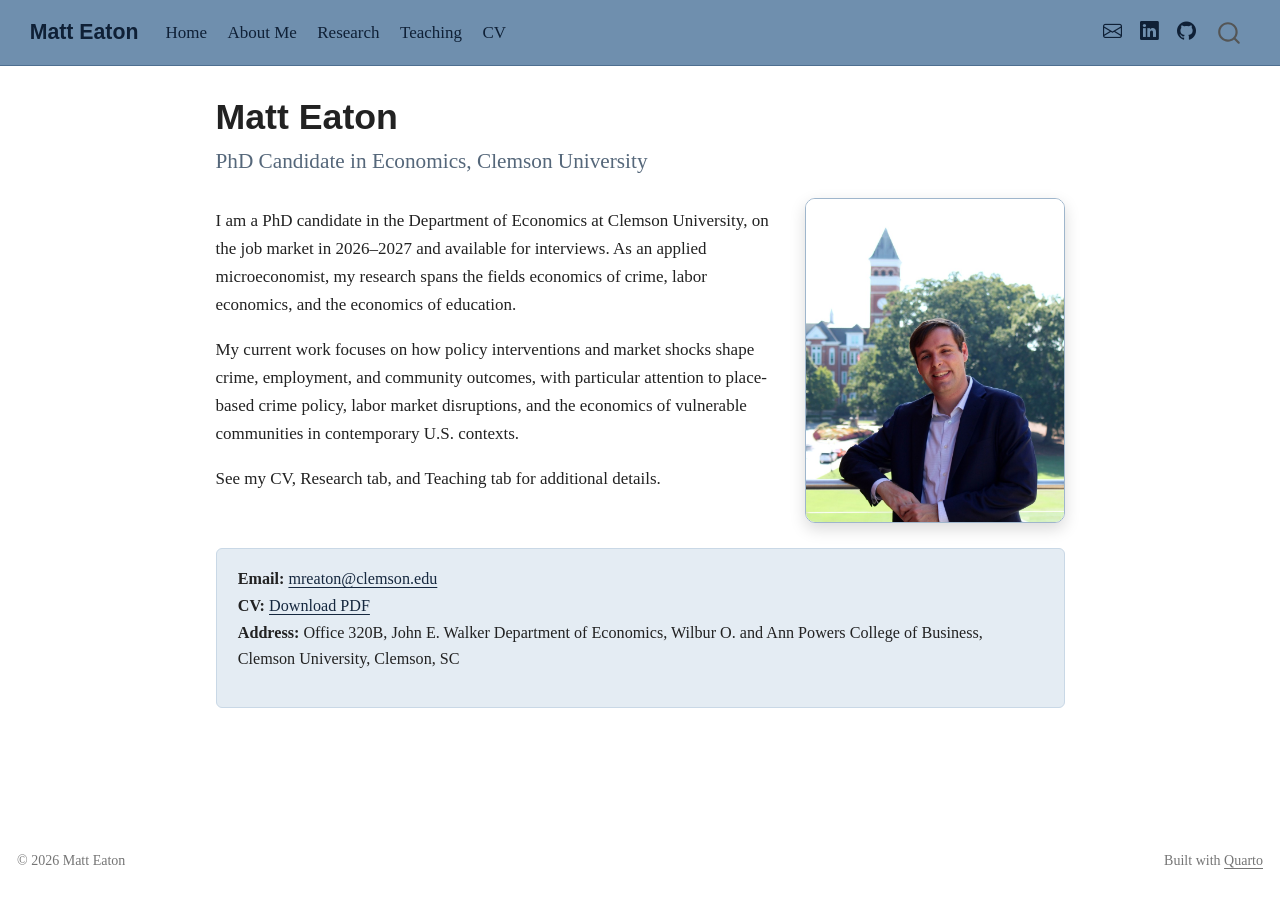
<file: index.html>
<!DOCTYPE html>
<html xmlns="http://www.w3.org/1999/xhtml" lang="en" xml:lang="en"><head>

<meta charset="utf-8">
<meta name="generator" content="quarto-1.10.18">

<meta name="viewport" content="width=device-width, initial-scale=1.0, user-scalable=yes">


<title>Matt Eaton</title>
<style>
/* Default styles provided by pandoc.
** See https://pandoc.org/MANUAL.html#variables-for-html for config info.
*/
span.smallcaps{font-variant: small-caps;}
div.columns{display: flex; gap: 1.5em;}
div.column{flex: auto;}
@media screen {
div.columns{gap: min(4vw, 1.5em);}
div.column{overflow-x: auto;}
}
div.hanging-indent{margin-left: 1.5em; text-indent: -1.5em;}
ul.task-list{list-style: none;}
ul.task-list li input[type="checkbox"] {
  width: 0.8em;
  margin: 0 0.8em 0.2em -1em; /* quarto-specific, see https://github.com/quarto-dev/quarto-cli/issues/4556 */ 
  vertical-align: middle;
}
</style>


<script src="site_libs/quarto-nav/quarto-nav.js"></script>
<script src="site_libs/quarto-nav/headroom.min.js"></script>
<script src="site_libs/clipboard/clipboard.min.js"></script>
<script src="site_libs/quarto-search/autocomplete.umd.js"></script>
<script src="site_libs/quarto-search/fuse.min.js"></script>
<script src="site_libs/quarto-search/quarto-search.js"></script>
<meta name="quarto:offset" content="./">
<script src="site_libs/quarto-html/quarto.js" type="module"></script>
<script src="site_libs/quarto-html/tabsets/tabsets.js" type="module"></script>
<script src="site_libs/quarto-html/popper.min.js"></script>
<script src="site_libs/quarto-html/tippy.umd.min.js"></script>
<script src="site_libs/quarto-html/anchor.min.js"></script>
<link href="site_libs/quarto-html/tippy.css" rel="stylesheet">
<link href="site_libs/quarto-html/quarto-syntax-highlighting-64a204ab8560d761af7679ceaba22944.css" rel="stylesheet" id="quarto-text-highlighting-styles">
<script src="site_libs/bootstrap/bootstrap.min.js"></script>
<link href="site_libs/bootstrap/bootstrap-icons.css" rel="stylesheet">
<link href="site_libs/bootstrap/bootstrap-b9268bc799fbaeaa4ad04495d18e55d3.min.css" rel="stylesheet" append-hash="true" id="quarto-bootstrap" data-mode="light">
<script id="quarto-search-options" type="application/json">{
  "location": "navbar",
  "copy-button": false,
  "collapse-after": 3,
  "panel-placement": "end",
  "type": "overlay",
  "limit": 50,
  "keyboard-shortcut": [
    "f",
    "/",
    "s"
  ],
  "show-item-context": false,
  "language": {
    "search-no-results-text": "No results",
    "search-matching-documents-text": "matching documents",
    "search-copy-link-title": "Copy link to search",
    "search-hide-matches-text": "Hide additional matches",
    "search-more-match-text": "more match in this document",
    "search-more-matches-text": "more matches in this document",
    "search-clear-button-title": "Clear",
    "search-text-placeholder": "",
    "search-detached-cancel-button-title": "Cancel",
    "search-submit-button-title": "Submit",
    "search-label": "Search"
  }
}</script>
<meta name="google-site-verification" content="eKUOGtMqw6jhmTeXNwSaWKKaqXLQbqcJp8IqRTVAxF4">


<link rel="stylesheet" href="styles.css">
</head>

<body class="nav-fixed fullcontent quarto-light">

<div id="quarto-search-results"></div>
  <header id="quarto-header" class="headroom fixed-top">
    <nav class="navbar navbar-expand-lg " data-bs-theme="dark">
      <div class="navbar-container container-fluid">
      <div class="navbar-brand-container mx-auto">
    <a class="navbar-brand" href="./index.html">
    <span class="navbar-title">Matt Eaton</span>
    </a>
  </div>
            <div id="quarto-search" class="" title="Search"></div>
          <button class="navbar-toggler" type="button" data-bs-toggle="collapse" data-bs-target="#navbarCollapse" aria-controls="navbarCollapse" role="menu" aria-expanded="false" aria-label="Toggle navigation" onclick="if (window.quartoToggleHeadroom) { window.quartoToggleHeadroom(); }">
  <span class="navbar-toggler-icon"></span>
</button>
          <div class="collapse navbar-collapse" id="navbarCollapse">
            <ul class="navbar-nav navbar-nav-scroll me-auto">
  <li class="nav-item">
    <a class="nav-link active" href="./index.html" aria-current="page"> 
<span class="menu-text">Home</span></a>
  </li>  
  <li class="nav-item">
    <a class="nav-link" href="./about.html"> 
<span class="menu-text">About Me</span></a>
  </li>  
  <li class="nav-item">
    <a class="nav-link" href="./research.html"> 
<span class="menu-text">Research</span></a>
  </li>  
  <li class="nav-item">
    <a class="nav-link" href="./teaching.html"> 
<span class="menu-text">Teaching</span></a>
  </li>  
  <li class="nav-item">
    <a class="nav-link" href="./cv.html"> 
<span class="menu-text">CV</span></a>
  </li>  
</ul>
            <ul class="navbar-nav navbar-nav-scroll ms-auto">
  <li class="nav-item compact">
    <a class="nav-link" href="mailto:mreaton@clemson.edu"> <i class="bi bi-envelope" role="img">
</i> 
<span class="menu-text"></span></a>
  </li>  
  <li class="nav-item compact">
    <a class="nav-link" href="https://www.linkedin.com/in/matt-r-eaton/"> <i class="bi bi-linkedin" role="img">
</i> 
<span class="menu-text"></span></a>
  </li>  
  <li class="nav-item compact">
    <a class="nav-link" href="https://github.com/meaton9"> <i class="bi bi-github" role="img">
</i> 
<span class="menu-text"></span></a>
  </li>  
</ul>
          </div> <!-- /navcollapse -->
            <div class="quarto-navbar-tools">
</div>
      </div> <!-- /container-fluid -->
    </nav>
</header>
<!-- content -->
<div id="quarto-content" class="quarto-container page-columns page-rows-contents page-layout-article page-navbar">
<!-- sidebar -->
<!-- margin-sidebar -->
    
<!-- main -->
<main class="content" id="quarto-document-content">

<header id="title-block-header" class="quarto-title-block default">
<div class="quarto-title">
<h1 class="title">Matt Eaton</h1>
<p class="subtitle lead">PhD Candidate in Economics, Clemson University</p>
</div>



<div class="quarto-title-meta">

    
  
    
  </div>
  


</header>


<p><img src="headshot.jpg" class="headshot img-fluid"></p>
<p>I am a PhD candidate in the Department of Economics at Clemson University, on the job market in 2026–2027 and available for interviews. As an applied microeconomist, my research spans the fields economics of crime, labor economics, and the economics of education.</p>
<p>My current work focuses on how policy interventions and market shocks shape crime, employment, and community outcomes, with particular attention to place-based crime policy, labor market disruptions, and the economics of vulnerable communities in contemporary U.S. contexts.</p>
<p>See my CV, Research tab, and Teaching tab for additional details.</p>
<div class="contact-block">
<p><strong>Email:</strong> <a href="mailto:mreaton@clemson.edu">mreaton@clemson.edu</a><br>
<strong>CV:</strong> <a href="./cv.html">Download PDF</a><br>
<strong>Address:</strong> Office 320B, John E. Walker Department of Economics, Wilbur O. and Ann Powers College of Business, Clemson University, Clemson, SC</p>
</div>



</main> <!-- /main -->
<script id="quarto-html-after-body" type="application/javascript">
  window.document.addEventListener("DOMContentLoaded", function (event) {
    const icon = "";
    const anchorJS = new window.AnchorJS();
    anchorJS.options = {
      placement: 'right',
      icon: icon
    };
    anchorJS.add('.anchored');
    const isCodeAnnotation = (el) => {
      for (const clz of el.classList) {
        if (clz.startsWith('code-annotation-')) {                     
          return true;
        }
      }
      return false;
    }
    const onCopySuccess = function(e) {
      // button target
      const button = e.trigger;
      // don't keep focus
      button.blur();
      // flash "checked"
      button.classList.add('code-copy-button-checked');
      var currentTitle = button.getAttribute("title");
      button.setAttribute("title", "Copied!");
      let tooltip;
      if (window.bootstrap) {
        button.setAttribute("data-bs-toggle", "tooltip");
        button.setAttribute("data-bs-placement", "left");
        button.setAttribute("data-bs-title", "Copied!");
        tooltip = new bootstrap.Tooltip(button, 
          { trigger: "manual", 
            customClass: "code-copy-button-tooltip",
            offset: [0, -8]});
        tooltip.show();    
      }
      setTimeout(function() {
        if (tooltip) {
          tooltip.hide();
          button.removeAttribute("data-bs-title");
          button.removeAttribute("data-bs-toggle");
          button.removeAttribute("data-bs-placement");
        }
        button.setAttribute("title", currentTitle);
        button.classList.remove('code-copy-button-checked');
      }, 1000);
      // clear code selection
      e.clearSelection();
    }
    const getTextToCopy = function(trigger) {
      const outerScaffold = trigger.parentElement.cloneNode(true);
      const codeEl = outerScaffold.querySelector('code');
      for (const childEl of codeEl.children) {
        if (isCodeAnnotation(childEl)) {
          childEl.remove();
        }
      }
      return codeEl.innerText;
    }
    const clipboard = new window.ClipboardJS('.code-copy-button:not([data-in-quarto-modal])', {
      text: getTextToCopy
    });
    clipboard.on('success', onCopySuccess);
    if (window.document.getElementById('quarto-embedded-source-code-modal')) {
      const clipboardModal = new window.ClipboardJS('.code-copy-button[data-in-quarto-modal]', {
        text: getTextToCopy,
        container: window.document.getElementById('quarto-embedded-source-code-modal')
      });
      clipboardModal.on('success', onCopySuccess);
    }
      var localhostRegex = new RegExp(/^(?:http|https):\/\/localhost\:?[0-9]*\//);
      var mailtoRegex = new RegExp(/^mailto:/);
        var filterRegex = new RegExp("https:\/\/matthew-r-eaton\.github\.io\/");
      var isInternal = (href) => {
          return filterRegex.test(href) || localhostRegex.test(href) || mailtoRegex.test(href);
      }
      // Inspect non-navigation links and adorn them if external
     var links = window.document.querySelectorAll('a[href]:not(.nav-link):not(.navbar-brand):not(.toc-action):not(.sidebar-link):not(.sidebar-item-toggle):not(.pagination-link):not(.no-external):not([aria-hidden]):not(.dropdown-item):not(.quarto-navigation-tool):not(.about-link)');
      for (var i=0; i<links.length; i++) {
        const link = links[i];
        if (!isInternal(link.href)) {
          // undo the damage that might have been done by quarto-nav.js in the case of
          // links that we want to consider external
          if (link.dataset.originalHref !== undefined) {
            link.href = link.dataset.originalHref;
          }
        }
      }
    function tippyHover(el, contentFn, onTriggerFn, onUntriggerFn) {
      const config = {
        allowHTML: true,
        maxWidth: 500,
        delay: 100,
        arrow: false,
        appendTo: function(el) {
            return el.parentElement;
        },
        interactive: true,
        interactiveBorder: 10,
        theme: 'quarto',
        placement: 'bottom-start',
      };
      if (contentFn) {
        config.content = contentFn;
      }
      if (onTriggerFn) {
        config.onTrigger = onTriggerFn;
      }
      if (onUntriggerFn) {
        config.onUntrigger = onUntriggerFn;
      }
      window.tippy(el, config); 
    }
    const noterefs = window.document.querySelectorAll('a[role="doc-noteref"]');
    for (var i=0; i<noterefs.length; i++) {
      const ref = noterefs[i];
      tippyHover(ref, function() {
        // use id or data attribute instead here
        let href = ref.getAttribute('data-footnote-href') || ref.getAttribute('href');
        try { href = new URL(href).hash; } catch {}
        const id = href.replace(/^#\/?/, "");
        const note = window.document.getElementById(id);
        if (note) {
          return note.innerHTML;
        } else {
          return "";
        }
      });
    }
    const xrefs = window.document.querySelectorAll('a.quarto-xref');
    const processXRef = (id, note) => {
      // Strip column container classes
      const stripColumnClz = (el) => {
        el.classList.remove("page-full", "page-columns");
        if (el.children) {
          for (const child of el.children) {
            stripColumnClz(child);
          }
        }
      }
      stripColumnClz(note)
      if (id === null || id.startsWith('sec-')) {
        // Special case sections, only their first couple elements
        const container = document.createElement("div");
        if (note.children && note.children.length > 2) {
          container.appendChild(note.children[0].cloneNode(true));
          for (let i = 1; i < note.children.length; i++) {
            const child = note.children[i];
            if (child.tagName === "P" && child.innerText === "") {
              continue;
            } else {
              container.appendChild(child.cloneNode(true));
              break;
            }
          }
          if (window.Quarto?.typesetMath) {
            window.Quarto.typesetMath(container);
          }
          return container.innerHTML
        } else {
          if (window.Quarto?.typesetMath) {
            window.Quarto.typesetMath(note);
          }
          return note.innerHTML;
        }
      } else {
        // Remove any anchor links if they are present
        const anchorLink = note.querySelector('a.anchorjs-link');
        if (anchorLink) {
          anchorLink.remove();
        }
        if (window.Quarto?.typesetMath) {
          window.Quarto.typesetMath(note);
        }
        if (note.classList.contains("callout")) {
          return note.outerHTML;
        } else {
          return note.innerHTML;
        }
      }
    }
    for (var i=0; i<xrefs.length; i++) {
      const xref = xrefs[i];
      tippyHover(xref, undefined, function(instance) {
        instance.disable();
        let url = xref.getAttribute('href');
        let hash = undefined; 
        if (url.startsWith('#')) {
          hash = url;
        } else {
          try { hash = new URL(url).hash; } catch {}
        }
        if (hash) {
          const id = hash.replace(/^#\/?/, "");
          const note = window.document.getElementById(id);
          if (note !== null) {
            try {
              const html = processXRef(id, note.cloneNode(true));
              instance.setContent(html);
            } finally {
              instance.enable();
              instance.show();
            }
          } else {
            // See if we can fetch this
            fetch(url.split('#')[0])
            .then(res => res.text())
            .then(html => {
              const parser = new DOMParser();
              const htmlDoc = parser.parseFromString(html, "text/html");
              const note = htmlDoc.getElementById(id);
              if (note !== null) {
                const html = processXRef(id, note);
                instance.setContent(html);
              } 
            }).finally(() => {
              instance.enable();
              instance.show();
            });
          }
        } else {
          // See if we can fetch a full url (with no hash to target)
          // This is a special case and we should probably do some content thinning / targeting
          fetch(url)
          .then(res => res.text())
          .then(html => {
            const parser = new DOMParser();
            const htmlDoc = parser.parseFromString(html, "text/html");
            const note = htmlDoc.querySelector('main.content');
            if (note !== null) {
              // This should only happen for chapter cross references
              // (since there is no id in the URL)
              // remove the first header
              if (note.children.length > 0 && note.children[0].tagName === "HEADER") {
                note.children[0].remove();
              }
              const html = processXRef(null, note);
              instance.setContent(html);
            } 
          }).finally(() => {
            instance.enable();
            instance.show();
          });
        }
      }, function(instance) {
      });
    }
        let selectedAnnoteEl;
        const selectorForAnnotation = ( cell, annotation) => {
          let cellAttr = 'data-code-cell="' + cell + '"';
          let lineAttr = 'data-code-annotation="' +  annotation + '"';
          const selector = 'span[' + cellAttr + '][' + lineAttr + ']';
          return selector;
        }
        const selectCodeLines = (annoteEl) => {
          const doc = window.document;
          const targetCell = annoteEl.getAttribute("data-target-cell");
          const targetAnnotation = annoteEl.getAttribute("data-target-annotation");
          const annoteSpan = window.document.querySelector(selectorForAnnotation(targetCell, targetAnnotation));
          const lines = annoteSpan.getAttribute("data-code-lines").split(",");
          const lineIds = lines.map((line) => {
            return targetCell + "-" + line;
          })
          let top = null;
          let height = null;
          let parent = null;
          if (lineIds.length > 0) {
              //compute the position of the single el (top and bottom and make a div)
              const el = window.document.getElementById(lineIds[0]);
              top = el.offsetTop;
              height = el.offsetHeight;
              parent = el.parentElement.parentElement;
            if (lineIds.length > 1) {
              const lastEl = window.document.getElementById(lineIds[lineIds.length - 1]);
              const bottom = lastEl.offsetTop + lastEl.offsetHeight;
              height = bottom - top;
            }
            if (top !== null && height !== null && parent !== null) {
              // cook up a div (if necessary) and position it 
              let div = window.document.getElementById("code-annotation-line-highlight");
              if (div === null) {
                div = window.document.createElement("div");
                div.setAttribute("id", "code-annotation-line-highlight");
                div.style.position = 'absolute';
                parent.appendChild(div);
              }
              div.style.top = top - 2 + "px";
              div.style.height = height + 4 + "px";
              div.style.left = 0;
              let gutterDiv = window.document.getElementById("code-annotation-line-highlight-gutter");
              if (gutterDiv === null) {
                gutterDiv = window.document.createElement("div");
                gutterDiv.setAttribute("id", "code-annotation-line-highlight-gutter");
                gutterDiv.style.position = 'absolute';
                const codeCell = window.document.getElementById(targetCell);
                const gutter = codeCell.querySelector('.code-annotation-gutter');
                gutter.appendChild(gutterDiv);
              }
              gutterDiv.style.top = top - 2 + "px";
              gutterDiv.style.height = height + 4 + "px";
            }
            selectedAnnoteEl = annoteEl;
          }
        };
        const unselectCodeLines = () => {
          const elementsIds = ["code-annotation-line-highlight", "code-annotation-line-highlight-gutter"];
          elementsIds.forEach((elId) => {
            const div = window.document.getElementById(elId);
            if (div) {
              div.remove();
            }
          });
          selectedAnnoteEl = undefined;
        };
          // Handle positioning of the toggle
      window.addEventListener(
        "resize",
        throttle(() => {
          elRect = undefined;
          if (selectedAnnoteEl) {
            selectCodeLines(selectedAnnoteEl);
          }
        }, 10)
      );
      function throttle(fn, ms) {
      let throttle = false;
      let timer;
        return (...args) => {
          if(!throttle) { // first call gets through
              fn.apply(this, args);
              throttle = true;
          } else { // all the others get throttled
              if(timer) clearTimeout(timer); // cancel #2
              timer = setTimeout(() => {
                fn.apply(this, args);
                timer = throttle = false;
              }, ms);
          }
        };
      }
        // Attach click handler to the DT
        const annoteDls = window.document.querySelectorAll('dt[data-target-cell]');
        for (const annoteDlNode of annoteDls) {
          annoteDlNode.addEventListener('click', (event) => {
            const clickedEl = event.target;
            if (clickedEl !== selectedAnnoteEl) {
              unselectCodeLines();
              const activeEl = window.document.querySelector('dt[data-target-cell].code-annotation-active');
              if (activeEl) {
                activeEl.classList.remove('code-annotation-active');
              }
              selectCodeLines(clickedEl);
              clickedEl.classList.add('code-annotation-active');
            } else {
              // Unselect the line
              unselectCodeLines();
              clickedEl.classList.remove('code-annotation-active');
            }
          });
        }
    const findCites = (el) => {
      const parentEl = el.parentElement;
      if (parentEl) {
        const cites = parentEl.dataset.cites;
        if (cites) {
          return {
            el,
            cites: cites.split(' ')
          };
        } else {
          return findCites(el.parentElement)
        }
      } else {
        return undefined;
      }
    };
    var bibliorefs = window.document.querySelectorAll('a[role="doc-biblioref"]');
    for (var i=0; i<bibliorefs.length; i++) {
      const ref = bibliorefs[i];
      const citeInfo = findCites(ref);
      if (citeInfo) {
        tippyHover(citeInfo.el, function() {
          var popup = window.document.createElement('div');
          citeInfo.cites.forEach(function(cite) {
            var citeDiv = window.document.createElement('div');
            citeDiv.classList.add('hanging-indent');
            citeDiv.classList.add('csl-entry');
            var biblioDiv = window.document.getElementById('ref-' + cite);
            if (biblioDiv) {
              citeDiv.innerHTML = biblioDiv.innerHTML;
            }
            popup.appendChild(citeDiv);
          });
          return popup.innerHTML;
        });
      }
    }
  });
  </script>
</div> <!-- /content -->
<footer class="footer">
  <div class="nav-footer">
    <div class="nav-footer-left">
<p>© 2026 Matt Eaton</p>
</div>   
    <div class="nav-footer-center">
      &nbsp;
    </div>
    <div class="nav-footer-right">
<p>Built with <a href="https://quarto.org">Quarto</a></p>
</div>
  </div>
</footer>




</body></html>
</file>
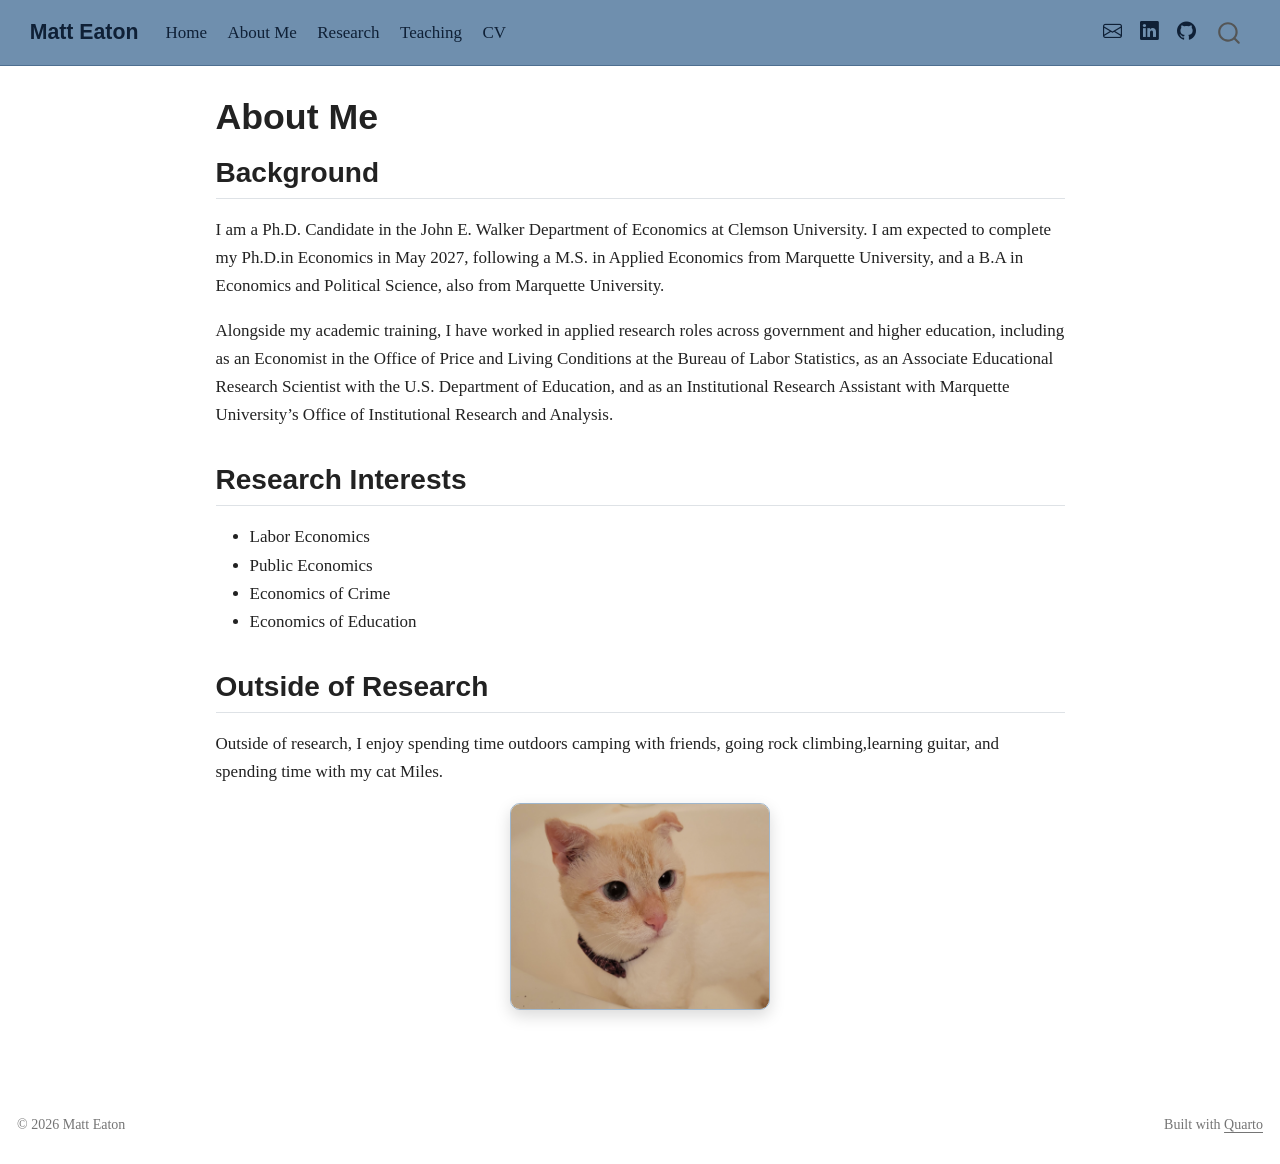
<file: about.html>
<!DOCTYPE html>
<html xmlns="http://www.w3.org/1999/xhtml" lang="en" xml:lang="en"><head>

<meta charset="utf-8">
<meta name="generator" content="quarto-1.10.18">

<meta name="viewport" content="width=device-width, initial-scale=1.0, user-scalable=yes">


<title>About Me – Matt Eaton</title>
<style>
/* Default styles provided by pandoc.
** See https://pandoc.org/MANUAL.html#variables-for-html for config info.
*/
span.smallcaps{font-variant: small-caps;}
div.columns{display: flex; gap: 1.5em;}
div.column{flex: auto;}
@media screen {
div.columns{gap: min(4vw, 1.5em);}
div.column{overflow-x: auto;}
}
div.hanging-indent{margin-left: 1.5em; text-indent: -1.5em;}
ul.task-list{list-style: none;}
ul.task-list li input[type="checkbox"] {
  width: 0.8em;
  margin: 0 0.8em 0.2em -1em; /* quarto-specific, see https://github.com/quarto-dev/quarto-cli/issues/4556 */ 
  vertical-align: middle;
}
</style>


<script src="site_libs/quarto-nav/quarto-nav.js"></script>
<script src="site_libs/quarto-nav/headroom.min.js"></script>
<script src="site_libs/clipboard/clipboard.min.js"></script>
<script src="site_libs/quarto-search/autocomplete.umd.js"></script>
<script src="site_libs/quarto-search/fuse.min.js"></script>
<script src="site_libs/quarto-search/quarto-search.js"></script>
<meta name="quarto:offset" content="./">
<script src="site_libs/quarto-html/quarto.js" type="module"></script>
<script src="site_libs/quarto-html/tabsets/tabsets.js" type="module"></script>
<script src="site_libs/quarto-html/popper.min.js"></script>
<script src="site_libs/quarto-html/tippy.umd.min.js"></script>
<script src="site_libs/quarto-html/anchor.min.js"></script>
<link href="site_libs/quarto-html/tippy.css" rel="stylesheet">
<link href="site_libs/quarto-html/quarto-syntax-highlighting-64a204ab8560d761af7679ceaba22944.css" rel="stylesheet" id="quarto-text-highlighting-styles">
<script src="site_libs/bootstrap/bootstrap.min.js"></script>
<link href="site_libs/bootstrap/bootstrap-icons.css" rel="stylesheet">
<link href="site_libs/bootstrap/bootstrap-b9268bc799fbaeaa4ad04495d18e55d3.min.css" rel="stylesheet" append-hash="true" id="quarto-bootstrap" data-mode="light">
<script id="quarto-search-options" type="application/json">{
  "location": "navbar",
  "copy-button": false,
  "collapse-after": 3,
  "panel-placement": "end",
  "type": "overlay",
  "limit": 50,
  "keyboard-shortcut": [
    "f",
    "/",
    "s"
  ],
  "show-item-context": false,
  "language": {
    "search-no-results-text": "No results",
    "search-matching-documents-text": "matching documents",
    "search-copy-link-title": "Copy link to search",
    "search-hide-matches-text": "Hide additional matches",
    "search-more-match-text": "more match in this document",
    "search-more-matches-text": "more matches in this document",
    "search-clear-button-title": "Clear",
    "search-text-placeholder": "",
    "search-detached-cancel-button-title": "Cancel",
    "search-submit-button-title": "Submit",
    "search-label": "Search"
  }
}</script>
<meta name="google-site-verification" content="eKUOGtMqw6jhmTeXNwSaWKKaqXLQbqcJp8IqRTVAxF4">


<link rel="stylesheet" href="styles.css">
</head>

<body class="nav-fixed fullcontent quarto-light">

<div id="quarto-search-results"></div>
  <header id="quarto-header" class="headroom fixed-top">
    <nav class="navbar navbar-expand-lg " data-bs-theme="dark">
      <div class="navbar-container container-fluid">
      <div class="navbar-brand-container mx-auto">
    <a class="navbar-brand" href="./index.html">
    <span class="navbar-title">Matt Eaton</span>
    </a>
  </div>
            <div id="quarto-search" class="" title="Search"></div>
          <button class="navbar-toggler" type="button" data-bs-toggle="collapse" data-bs-target="#navbarCollapse" aria-controls="navbarCollapse" role="menu" aria-expanded="false" aria-label="Toggle navigation" onclick="if (window.quartoToggleHeadroom) { window.quartoToggleHeadroom(); }">
  <span class="navbar-toggler-icon"></span>
</button>
          <div class="collapse navbar-collapse" id="navbarCollapse">
            <ul class="navbar-nav navbar-nav-scroll me-auto">
  <li class="nav-item">
    <a class="nav-link" href="./index.html"> 
<span class="menu-text">Home</span></a>
  </li>  
  <li class="nav-item">
    <a class="nav-link active" href="./about.html" aria-current="page"> 
<span class="menu-text">About Me</span></a>
  </li>  
  <li class="nav-item">
    <a class="nav-link" href="./research.html"> 
<span class="menu-text">Research</span></a>
  </li>  
  <li class="nav-item">
    <a class="nav-link" href="./teaching.html"> 
<span class="menu-text">Teaching</span></a>
  </li>  
  <li class="nav-item">
    <a class="nav-link" href="./cv.html"> 
<span class="menu-text">CV</span></a>
  </li>  
</ul>
            <ul class="navbar-nav navbar-nav-scroll ms-auto">
  <li class="nav-item compact">
    <a class="nav-link" href="mailto:mreaton@clemson.edu"> <i class="bi bi-envelope" role="img">
</i> 
<span class="menu-text"></span></a>
  </li>  
  <li class="nav-item compact">
    <a class="nav-link" href="https://www.linkedin.com/in/matt-r-eaton/"> <i class="bi bi-linkedin" role="img">
</i> 
<span class="menu-text"></span></a>
  </li>  
  <li class="nav-item compact">
    <a class="nav-link" href="https://github.com/meaton9"> <i class="bi bi-github" role="img">
</i> 
<span class="menu-text"></span></a>
  </li>  
</ul>
          </div> <!-- /navcollapse -->
            <div class="quarto-navbar-tools">
</div>
      </div> <!-- /container-fluid -->
    </nav>
</header>
<!-- content -->
<div id="quarto-content" class="quarto-container page-columns page-rows-contents page-layout-article page-navbar">
<!-- sidebar -->
<!-- margin-sidebar -->
    
<!-- main -->
<main class="content" id="quarto-document-content">

<header id="title-block-header" class="quarto-title-block default">
<div class="quarto-title">
<h1 class="title">About Me</h1>
</div>



<div class="quarto-title-meta">

    
  
    
  </div>
  


</header>


<section id="background" class="level2">
<h2 class="anchored" data-anchor-id="background">Background</h2>
<p>I am a Ph.D.&nbsp;Candidate in the John E. Walker Department of Economics at Clemson University. I am expected to complete my Ph.D.in Economics in May 2027, following a M.S. in Applied Economics from Marquette University, and a B.A in Economics and Political Science, also from Marquette University.</p>
<p>Alongside my academic training, I have worked in applied research roles across government and higher education, including as an Economist in the Office of Price and Living Conditions at the Bureau of Labor Statistics, as an Associate Educational Research Scientist with the U.S. Department of Education, and as an Institutional Research Assistant with Marquette University’s Office of Institutional Research and Analysis.</p>
</section>
<section id="research-interests" class="level2">
<h2 class="anchored" data-anchor-id="research-interests">Research Interests</h2>
<ul>
<li>Labor Economics</li>
<li>Public Economics</li>
<li>Economics of Crime</li>
<li>Economics of Education</li>
</ul>
</section>
<section id="outside-of-research" class="level2">
<h2 class="anchored" data-anchor-id="outside-of-research">Outside of Research</h2>
<p>Outside of research, I enjoy spending time outdoors camping with friends, going rock climbing,learning guitar, and spending time with my cat Miles.</p>
<p><img src="miles.jpg" class="headshot img-fluid" style="float:none; display:block; margin:1rem auto 0;"></p>


</section>

</main> <!-- /main -->
<script id="quarto-html-after-body" type="application/javascript">
  window.document.addEventListener("DOMContentLoaded", function (event) {
    const icon = "";
    const anchorJS = new window.AnchorJS();
    anchorJS.options = {
      placement: 'right',
      icon: icon
    };
    anchorJS.add('.anchored');
    const isCodeAnnotation = (el) => {
      for (const clz of el.classList) {
        if (clz.startsWith('code-annotation-')) {                     
          return true;
        }
      }
      return false;
    }
    const onCopySuccess = function(e) {
      // button target
      const button = e.trigger;
      // don't keep focus
      button.blur();
      // flash "checked"
      button.classList.add('code-copy-button-checked');
      var currentTitle = button.getAttribute("title");
      button.setAttribute("title", "Copied!");
      let tooltip;
      if (window.bootstrap) {
        button.setAttribute("data-bs-toggle", "tooltip");
        button.setAttribute("data-bs-placement", "left");
        button.setAttribute("data-bs-title", "Copied!");
        tooltip = new bootstrap.Tooltip(button, 
          { trigger: "manual", 
            customClass: "code-copy-button-tooltip",
            offset: [0, -8]});
        tooltip.show();    
      }
      setTimeout(function() {
        if (tooltip) {
          tooltip.hide();
          button.removeAttribute("data-bs-title");
          button.removeAttribute("data-bs-toggle");
          button.removeAttribute("data-bs-placement");
        }
        button.setAttribute("title", currentTitle);
        button.classList.remove('code-copy-button-checked');
      }, 1000);
      // clear code selection
      e.clearSelection();
    }
    const getTextToCopy = function(trigger) {
      const outerScaffold = trigger.parentElement.cloneNode(true);
      const codeEl = outerScaffold.querySelector('code');
      for (const childEl of codeEl.children) {
        if (isCodeAnnotation(childEl)) {
          childEl.remove();
        }
      }
      return codeEl.innerText;
    }
    const clipboard = new window.ClipboardJS('.code-copy-button:not([data-in-quarto-modal])', {
      text: getTextToCopy
    });
    clipboard.on('success', onCopySuccess);
    if (window.document.getElementById('quarto-embedded-source-code-modal')) {
      const clipboardModal = new window.ClipboardJS('.code-copy-button[data-in-quarto-modal]', {
        text: getTextToCopy,
        container: window.document.getElementById('quarto-embedded-source-code-modal')
      });
      clipboardModal.on('success', onCopySuccess);
    }
      var localhostRegex = new RegExp(/^(?:http|https):\/\/localhost\:?[0-9]*\//);
      var mailtoRegex = new RegExp(/^mailto:/);
        var filterRegex = new RegExp("https:\/\/matthew-r-eaton\.github\.io\/");
      var isInternal = (href) => {
          return filterRegex.test(href) || localhostRegex.test(href) || mailtoRegex.test(href);
      }
      // Inspect non-navigation links and adorn them if external
     var links = window.document.querySelectorAll('a[href]:not(.nav-link):not(.navbar-brand):not(.toc-action):not(.sidebar-link):not(.sidebar-item-toggle):not(.pagination-link):not(.no-external):not([aria-hidden]):not(.dropdown-item):not(.quarto-navigation-tool):not(.about-link)');
      for (var i=0; i<links.length; i++) {
        const link = links[i];
        if (!isInternal(link.href)) {
          // undo the damage that might have been done by quarto-nav.js in the case of
          // links that we want to consider external
          if (link.dataset.originalHref !== undefined) {
            link.href = link.dataset.originalHref;
          }
        }
      }
    function tippyHover(el, contentFn, onTriggerFn, onUntriggerFn) {
      const config = {
        allowHTML: true,
        maxWidth: 500,
        delay: 100,
        arrow: false,
        appendTo: function(el) {
            return el.parentElement;
        },
        interactive: true,
        interactiveBorder: 10,
        theme: 'quarto',
        placement: 'bottom-start',
      };
      if (contentFn) {
        config.content = contentFn;
      }
      if (onTriggerFn) {
        config.onTrigger = onTriggerFn;
      }
      if (onUntriggerFn) {
        config.onUntrigger = onUntriggerFn;
      }
      window.tippy(el, config); 
    }
    const noterefs = window.document.querySelectorAll('a[role="doc-noteref"]');
    for (var i=0; i<noterefs.length; i++) {
      const ref = noterefs[i];
      tippyHover(ref, function() {
        // use id or data attribute instead here
        let href = ref.getAttribute('data-footnote-href') || ref.getAttribute('href');
        try { href = new URL(href).hash; } catch {}
        const id = href.replace(/^#\/?/, "");
        const note = window.document.getElementById(id);
        if (note) {
          return note.innerHTML;
        } else {
          return "";
        }
      });
    }
    const xrefs = window.document.querySelectorAll('a.quarto-xref');
    const processXRef = (id, note) => {
      // Strip column container classes
      const stripColumnClz = (el) => {
        el.classList.remove("page-full", "page-columns");
        if (el.children) {
          for (const child of el.children) {
            stripColumnClz(child);
          }
        }
      }
      stripColumnClz(note)
      if (id === null || id.startsWith('sec-')) {
        // Special case sections, only their first couple elements
        const container = document.createElement("div");
        if (note.children && note.children.length > 2) {
          container.appendChild(note.children[0].cloneNode(true));
          for (let i = 1; i < note.children.length; i++) {
            const child = note.children[i];
            if (child.tagName === "P" && child.innerText === "") {
              continue;
            } else {
              container.appendChild(child.cloneNode(true));
              break;
            }
          }
          if (window.Quarto?.typesetMath) {
            window.Quarto.typesetMath(container);
          }
          return container.innerHTML
        } else {
          if (window.Quarto?.typesetMath) {
            window.Quarto.typesetMath(note);
          }
          return note.innerHTML;
        }
      } else {
        // Remove any anchor links if they are present
        const anchorLink = note.querySelector('a.anchorjs-link');
        if (anchorLink) {
          anchorLink.remove();
        }
        if (window.Quarto?.typesetMath) {
          window.Quarto.typesetMath(note);
        }
        if (note.classList.contains("callout")) {
          return note.outerHTML;
        } else {
          return note.innerHTML;
        }
      }
    }
    for (var i=0; i<xrefs.length; i++) {
      const xref = xrefs[i];
      tippyHover(xref, undefined, function(instance) {
        instance.disable();
        let url = xref.getAttribute('href');
        let hash = undefined; 
        if (url.startsWith('#')) {
          hash = url;
        } else {
          try { hash = new URL(url).hash; } catch {}
        }
        if (hash) {
          const id = hash.replace(/^#\/?/, "");
          const note = window.document.getElementById(id);
          if (note !== null) {
            try {
              const html = processXRef(id, note.cloneNode(true));
              instance.setContent(html);
            } finally {
              instance.enable();
              instance.show();
            }
          } else {
            // See if we can fetch this
            fetch(url.split('#')[0])
            .then(res => res.text())
            .then(html => {
              const parser = new DOMParser();
              const htmlDoc = parser.parseFromString(html, "text/html");
              const note = htmlDoc.getElementById(id);
              if (note !== null) {
                const html = processXRef(id, note);
                instance.setContent(html);
              } 
            }).finally(() => {
              instance.enable();
              instance.show();
            });
          }
        } else {
          // See if we can fetch a full url (with no hash to target)
          // This is a special case and we should probably do some content thinning / targeting
          fetch(url)
          .then(res => res.text())
          .then(html => {
            const parser = new DOMParser();
            const htmlDoc = parser.parseFromString(html, "text/html");
            const note = htmlDoc.querySelector('main.content');
            if (note !== null) {
              // This should only happen for chapter cross references
              // (since there is no id in the URL)
              // remove the first header
              if (note.children.length > 0 && note.children[0].tagName === "HEADER") {
                note.children[0].remove();
              }
              const html = processXRef(null, note);
              instance.setContent(html);
            } 
          }).finally(() => {
            instance.enable();
            instance.show();
          });
        }
      }, function(instance) {
      });
    }
        let selectedAnnoteEl;
        const selectorForAnnotation = ( cell, annotation) => {
          let cellAttr = 'data-code-cell="' + cell + '"';
          let lineAttr = 'data-code-annotation="' +  annotation + '"';
          const selector = 'span[' + cellAttr + '][' + lineAttr + ']';
          return selector;
        }
        const selectCodeLines = (annoteEl) => {
          const doc = window.document;
          const targetCell = annoteEl.getAttribute("data-target-cell");
          const targetAnnotation = annoteEl.getAttribute("data-target-annotation");
          const annoteSpan = window.document.querySelector(selectorForAnnotation(targetCell, targetAnnotation));
          const lines = annoteSpan.getAttribute("data-code-lines").split(",");
          const lineIds = lines.map((line) => {
            return targetCell + "-" + line;
          })
          let top = null;
          let height = null;
          let parent = null;
          if (lineIds.length > 0) {
              //compute the position of the single el (top and bottom and make a div)
              const el = window.document.getElementById(lineIds[0]);
              top = el.offsetTop;
              height = el.offsetHeight;
              parent = el.parentElement.parentElement;
            if (lineIds.length > 1) {
              const lastEl = window.document.getElementById(lineIds[lineIds.length - 1]);
              const bottom = lastEl.offsetTop + lastEl.offsetHeight;
              height = bottom - top;
            }
            if (top !== null && height !== null && parent !== null) {
              // cook up a div (if necessary) and position it 
              let div = window.document.getElementById("code-annotation-line-highlight");
              if (div === null) {
                div = window.document.createElement("div");
                div.setAttribute("id", "code-annotation-line-highlight");
                div.style.position = 'absolute';
                parent.appendChild(div);
              }
              div.style.top = top - 2 + "px";
              div.style.height = height + 4 + "px";
              div.style.left = 0;
              let gutterDiv = window.document.getElementById("code-annotation-line-highlight-gutter");
              if (gutterDiv === null) {
                gutterDiv = window.document.createElement("div");
                gutterDiv.setAttribute("id", "code-annotation-line-highlight-gutter");
                gutterDiv.style.position = 'absolute';
                const codeCell = window.document.getElementById(targetCell);
                const gutter = codeCell.querySelector('.code-annotation-gutter');
                gutter.appendChild(gutterDiv);
              }
              gutterDiv.style.top = top - 2 + "px";
              gutterDiv.style.height = height + 4 + "px";
            }
            selectedAnnoteEl = annoteEl;
          }
        };
        const unselectCodeLines = () => {
          const elementsIds = ["code-annotation-line-highlight", "code-annotation-line-highlight-gutter"];
          elementsIds.forEach((elId) => {
            const div = window.document.getElementById(elId);
            if (div) {
              div.remove();
            }
          });
          selectedAnnoteEl = undefined;
        };
          // Handle positioning of the toggle
      window.addEventListener(
        "resize",
        throttle(() => {
          elRect = undefined;
          if (selectedAnnoteEl) {
            selectCodeLines(selectedAnnoteEl);
          }
        }, 10)
      );
      function throttle(fn, ms) {
      let throttle = false;
      let timer;
        return (...args) => {
          if(!throttle) { // first call gets through
              fn.apply(this, args);
              throttle = true;
          } else { // all the others get throttled
              if(timer) clearTimeout(timer); // cancel #2
              timer = setTimeout(() => {
                fn.apply(this, args);
                timer = throttle = false;
              }, ms);
          }
        };
      }
        // Attach click handler to the DT
        const annoteDls = window.document.querySelectorAll('dt[data-target-cell]');
        for (const annoteDlNode of annoteDls) {
          annoteDlNode.addEventListener('click', (event) => {
            const clickedEl = event.target;
            if (clickedEl !== selectedAnnoteEl) {
              unselectCodeLines();
              const activeEl = window.document.querySelector('dt[data-target-cell].code-annotation-active');
              if (activeEl) {
                activeEl.classList.remove('code-annotation-active');
              }
              selectCodeLines(clickedEl);
              clickedEl.classList.add('code-annotation-active');
            } else {
              // Unselect the line
              unselectCodeLines();
              clickedEl.classList.remove('code-annotation-active');
            }
          });
        }
    const findCites = (el) => {
      const parentEl = el.parentElement;
      if (parentEl) {
        const cites = parentEl.dataset.cites;
        if (cites) {
          return {
            el,
            cites: cites.split(' ')
          };
        } else {
          return findCites(el.parentElement)
        }
      } else {
        return undefined;
      }
    };
    var bibliorefs = window.document.querySelectorAll('a[role="doc-biblioref"]');
    for (var i=0; i<bibliorefs.length; i++) {
      const ref = bibliorefs[i];
      const citeInfo = findCites(ref);
      if (citeInfo) {
        tippyHover(citeInfo.el, function() {
          var popup = window.document.createElement('div');
          citeInfo.cites.forEach(function(cite) {
            var citeDiv = window.document.createElement('div');
            citeDiv.classList.add('hanging-indent');
            citeDiv.classList.add('csl-entry');
            var biblioDiv = window.document.getElementById('ref-' + cite);
            if (biblioDiv) {
              citeDiv.innerHTML = biblioDiv.innerHTML;
            }
            popup.appendChild(citeDiv);
          });
          return popup.innerHTML;
        });
      }
    }
  });
  </script>
</div> <!-- /content -->
<footer class="footer">
  <div class="nav-footer">
    <div class="nav-footer-left">
<p>© 2026 Matt Eaton</p>
</div>   
    <div class="nav-footer-center">
      &nbsp;
    </div>
    <div class="nav-footer-right">
<p>Built with <a href="https://quarto.org">Quarto</a></p>
</div>
  </div>
</footer>




</body></html>
</file>
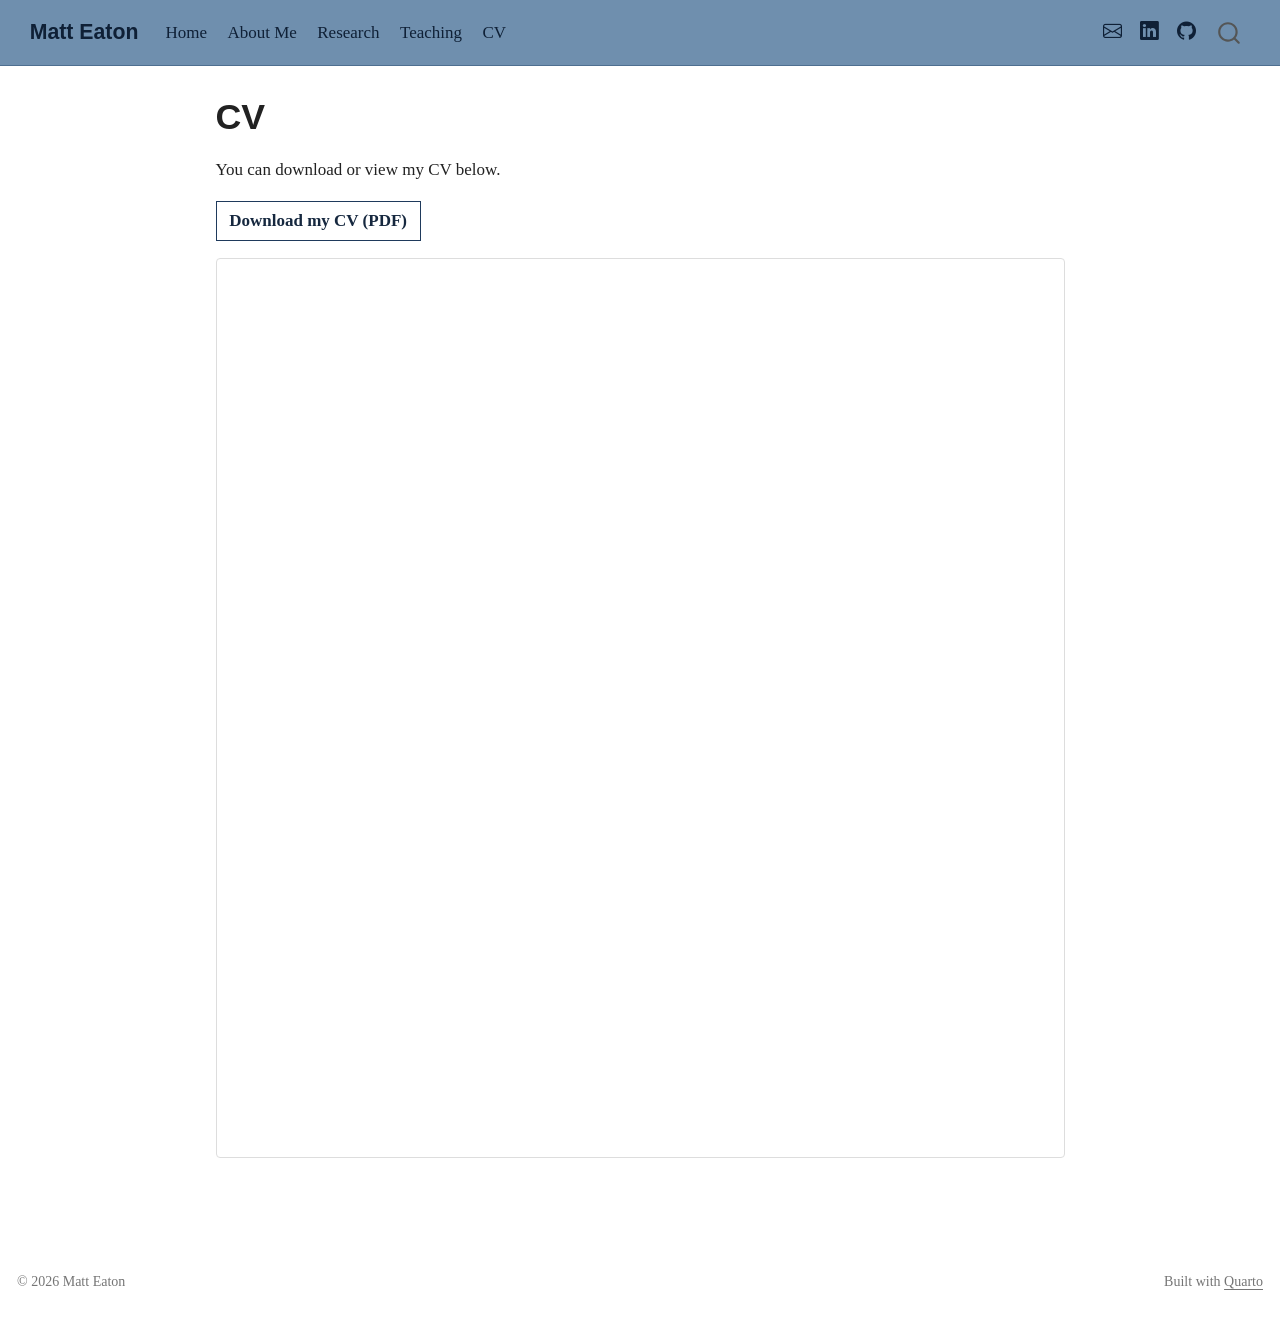
<file: cv.html>
<!DOCTYPE html>
<html xmlns="http://www.w3.org/1999/xhtml" lang="en" xml:lang="en"><head>

<meta charset="utf-8">
<meta name="generator" content="quarto-1.10.18">

<meta name="viewport" content="width=device-width, initial-scale=1.0, user-scalable=yes">


<title>CV – Matt Eaton</title>
<style>
/* Default styles provided by pandoc.
** See https://pandoc.org/MANUAL.html#variables-for-html for config info.
*/
span.smallcaps{font-variant: small-caps;}
div.columns{display: flex; gap: 1.5em;}
div.column{flex: auto;}
@media screen {
div.columns{gap: min(4vw, 1.5em);}
div.column{overflow-x: auto;}
}
div.hanging-indent{margin-left: 1.5em; text-indent: -1.5em;}
ul.task-list{list-style: none;}
ul.task-list li input[type="checkbox"] {
  width: 0.8em;
  margin: 0 0.8em 0.2em -1em; /* quarto-specific, see https://github.com/quarto-dev/quarto-cli/issues/4556 */ 
  vertical-align: middle;
}
</style>


<script src="site_libs/quarto-nav/quarto-nav.js"></script>
<script src="site_libs/quarto-nav/headroom.min.js"></script>
<script src="site_libs/clipboard/clipboard.min.js"></script>
<script src="site_libs/quarto-search/autocomplete.umd.js"></script>
<script src="site_libs/quarto-search/fuse.min.js"></script>
<script src="site_libs/quarto-search/quarto-search.js"></script>
<meta name="quarto:offset" content="./">
<script src="site_libs/quarto-html/quarto.js" type="module"></script>
<script src="site_libs/quarto-html/tabsets/tabsets.js" type="module"></script>
<script src="site_libs/quarto-html/popper.min.js"></script>
<script src="site_libs/quarto-html/tippy.umd.min.js"></script>
<script src="site_libs/quarto-html/anchor.min.js"></script>
<link href="site_libs/quarto-html/tippy.css" rel="stylesheet">
<link href="site_libs/quarto-html/quarto-syntax-highlighting-64a204ab8560d761af7679ceaba22944.css" rel="stylesheet" id="quarto-text-highlighting-styles">
<script src="site_libs/bootstrap/bootstrap.min.js"></script>
<link href="site_libs/bootstrap/bootstrap-icons.css" rel="stylesheet">
<link href="site_libs/bootstrap/bootstrap-b9268bc799fbaeaa4ad04495d18e55d3.min.css" rel="stylesheet" append-hash="true" id="quarto-bootstrap" data-mode="light">
<script id="quarto-search-options" type="application/json">{
  "location": "navbar",
  "copy-button": false,
  "collapse-after": 3,
  "panel-placement": "end",
  "type": "overlay",
  "limit": 50,
  "keyboard-shortcut": [
    "f",
    "/",
    "s"
  ],
  "show-item-context": false,
  "language": {
    "search-no-results-text": "No results",
    "search-matching-documents-text": "matching documents",
    "search-copy-link-title": "Copy link to search",
    "search-hide-matches-text": "Hide additional matches",
    "search-more-match-text": "more match in this document",
    "search-more-matches-text": "more matches in this document",
    "search-clear-button-title": "Clear",
    "search-text-placeholder": "",
    "search-detached-cancel-button-title": "Cancel",
    "search-submit-button-title": "Submit",
    "search-label": "Search"
  }
}</script>
<meta name="google-site-verification" content="eKUOGtMqw6jhmTeXNwSaWKKaqXLQbqcJp8IqRTVAxF4">


<link rel="stylesheet" href="styles.css">
</head>

<body class="nav-fixed fullcontent quarto-light">

<div id="quarto-search-results"></div>
  <header id="quarto-header" class="headroom fixed-top">
    <nav class="navbar navbar-expand-lg " data-bs-theme="dark">
      <div class="navbar-container container-fluid">
      <div class="navbar-brand-container mx-auto">
    <a class="navbar-brand" href="./index.html">
    <span class="navbar-title">Matt Eaton</span>
    </a>
  </div>
            <div id="quarto-search" class="" title="Search"></div>
          <button class="navbar-toggler" type="button" data-bs-toggle="collapse" data-bs-target="#navbarCollapse" aria-controls="navbarCollapse" role="menu" aria-expanded="false" aria-label="Toggle navigation" onclick="if (window.quartoToggleHeadroom) { window.quartoToggleHeadroom(); }">
  <span class="navbar-toggler-icon"></span>
</button>
          <div class="collapse navbar-collapse" id="navbarCollapse">
            <ul class="navbar-nav navbar-nav-scroll me-auto">
  <li class="nav-item">
    <a class="nav-link" href="./index.html"> 
<span class="menu-text">Home</span></a>
  </li>  
  <li class="nav-item">
    <a class="nav-link" href="./about.html"> 
<span class="menu-text">About Me</span></a>
  </li>  
  <li class="nav-item">
    <a class="nav-link" href="./research.html"> 
<span class="menu-text">Research</span></a>
  </li>  
  <li class="nav-item">
    <a class="nav-link" href="./teaching.html"> 
<span class="menu-text">Teaching</span></a>
  </li>  
  <li class="nav-item">
    <a class="nav-link active" href="./cv.html" aria-current="page"> 
<span class="menu-text">CV</span></a>
  </li>  
</ul>
            <ul class="navbar-nav navbar-nav-scroll ms-auto">
  <li class="nav-item compact">
    <a class="nav-link" href="mailto:mreaton@clemson.edu"> <i class="bi bi-envelope" role="img">
</i> 
<span class="menu-text"></span></a>
  </li>  
  <li class="nav-item compact">
    <a class="nav-link" href="https://www.linkedin.com/in/matt-r-eaton/"> <i class="bi bi-linkedin" role="img">
</i> 
<span class="menu-text"></span></a>
  </li>  
  <li class="nav-item compact">
    <a class="nav-link" href="https://github.com/meaton9"> <i class="bi bi-github" role="img">
</i> 
<span class="menu-text"></span></a>
  </li>  
</ul>
          </div> <!-- /navcollapse -->
            <div class="quarto-navbar-tools">
</div>
      </div> <!-- /container-fluid -->
    </nav>
</header>
<!-- content -->
<div id="quarto-content" class="quarto-container page-columns page-rows-contents page-layout-article page-navbar">
<!-- sidebar -->
<!-- margin-sidebar -->
    
<!-- main -->
<main class="content" id="quarto-document-content">

<header id="title-block-header" class="quarto-title-block default">
<div class="quarto-title">
<h1 class="title">CV</h1>
</div>



<div class="quarto-title-meta">

    
  
    
  </div>
  


</header>


<p>You can download or view my CV below.</p>
<p><a href="cv.pdf" class="btn btn-outline-dark" role="button"><strong>Download my CV (PDF)</strong></a></p>
<iframe src="cv.pdf" width="100%" height="900px" style="border:1px solid #ddd; border-radius:4px;"></iframe>



</main> <!-- /main -->
<script id="quarto-html-after-body" type="application/javascript">
  window.document.addEventListener("DOMContentLoaded", function (event) {
    const icon = "";
    const anchorJS = new window.AnchorJS();
    anchorJS.options = {
      placement: 'right',
      icon: icon
    };
    anchorJS.add('.anchored');
    const isCodeAnnotation = (el) => {
      for (const clz of el.classList) {
        if (clz.startsWith('code-annotation-')) {                     
          return true;
        }
      }
      return false;
    }
    const onCopySuccess = function(e) {
      // button target
      const button = e.trigger;
      // don't keep focus
      button.blur();
      // flash "checked"
      button.classList.add('code-copy-button-checked');
      var currentTitle = button.getAttribute("title");
      button.setAttribute("title", "Copied!");
      let tooltip;
      if (window.bootstrap) {
        button.setAttribute("data-bs-toggle", "tooltip");
        button.setAttribute("data-bs-placement", "left");
        button.setAttribute("data-bs-title", "Copied!");
        tooltip = new bootstrap.Tooltip(button, 
          { trigger: "manual", 
            customClass: "code-copy-button-tooltip",
            offset: [0, -8]});
        tooltip.show();    
      }
      setTimeout(function() {
        if (tooltip) {
          tooltip.hide();
          button.removeAttribute("data-bs-title");
          button.removeAttribute("data-bs-toggle");
          button.removeAttribute("data-bs-placement");
        }
        button.setAttribute("title", currentTitle);
        button.classList.remove('code-copy-button-checked');
      }, 1000);
      // clear code selection
      e.clearSelection();
    }
    const getTextToCopy = function(trigger) {
      const outerScaffold = trigger.parentElement.cloneNode(true);
      const codeEl = outerScaffold.querySelector('code');
      for (const childEl of codeEl.children) {
        if (isCodeAnnotation(childEl)) {
          childEl.remove();
        }
      }
      return codeEl.innerText;
    }
    const clipboard = new window.ClipboardJS('.code-copy-button:not([data-in-quarto-modal])', {
      text: getTextToCopy
    });
    clipboard.on('success', onCopySuccess);
    if (window.document.getElementById('quarto-embedded-source-code-modal')) {
      const clipboardModal = new window.ClipboardJS('.code-copy-button[data-in-quarto-modal]', {
        text: getTextToCopy,
        container: window.document.getElementById('quarto-embedded-source-code-modal')
      });
      clipboardModal.on('success', onCopySuccess);
    }
      var localhostRegex = new RegExp(/^(?:http|https):\/\/localhost\:?[0-9]*\//);
      var mailtoRegex = new RegExp(/^mailto:/);
        var filterRegex = new RegExp("https:\/\/matthew-r-eaton\.github\.io\/");
      var isInternal = (href) => {
          return filterRegex.test(href) || localhostRegex.test(href) || mailtoRegex.test(href);
      }
      // Inspect non-navigation links and adorn them if external
     var links = window.document.querySelectorAll('a[href]:not(.nav-link):not(.navbar-brand):not(.toc-action):not(.sidebar-link):not(.sidebar-item-toggle):not(.pagination-link):not(.no-external):not([aria-hidden]):not(.dropdown-item):not(.quarto-navigation-tool):not(.about-link)');
      for (var i=0; i<links.length; i++) {
        const link = links[i];
        if (!isInternal(link.href)) {
          // undo the damage that might have been done by quarto-nav.js in the case of
          // links that we want to consider external
          if (link.dataset.originalHref !== undefined) {
            link.href = link.dataset.originalHref;
          }
        }
      }
    function tippyHover(el, contentFn, onTriggerFn, onUntriggerFn) {
      const config = {
        allowHTML: true,
        maxWidth: 500,
        delay: 100,
        arrow: false,
        appendTo: function(el) {
            return el.parentElement;
        },
        interactive: true,
        interactiveBorder: 10,
        theme: 'quarto',
        placement: 'bottom-start',
      };
      if (contentFn) {
        config.content = contentFn;
      }
      if (onTriggerFn) {
        config.onTrigger = onTriggerFn;
      }
      if (onUntriggerFn) {
        config.onUntrigger = onUntriggerFn;
      }
      window.tippy(el, config); 
    }
    const noterefs = window.document.querySelectorAll('a[role="doc-noteref"]');
    for (var i=0; i<noterefs.length; i++) {
      const ref = noterefs[i];
      tippyHover(ref, function() {
        // use id or data attribute instead here
        let href = ref.getAttribute('data-footnote-href') || ref.getAttribute('href');
        try { href = new URL(href).hash; } catch {}
        const id = href.replace(/^#\/?/, "");
        const note = window.document.getElementById(id);
        if (note) {
          return note.innerHTML;
        } else {
          return "";
        }
      });
    }
    const xrefs = window.document.querySelectorAll('a.quarto-xref');
    const processXRef = (id, note) => {
      // Strip column container classes
      const stripColumnClz = (el) => {
        el.classList.remove("page-full", "page-columns");
        if (el.children) {
          for (const child of el.children) {
            stripColumnClz(child);
          }
        }
      }
      stripColumnClz(note)
      if (id === null || id.startsWith('sec-')) {
        // Special case sections, only their first couple elements
        const container = document.createElement("div");
        if (note.children && note.children.length > 2) {
          container.appendChild(note.children[0].cloneNode(true));
          for (let i = 1; i < note.children.length; i++) {
            const child = note.children[i];
            if (child.tagName === "P" && child.innerText === "") {
              continue;
            } else {
              container.appendChild(child.cloneNode(true));
              break;
            }
          }
          if (window.Quarto?.typesetMath) {
            window.Quarto.typesetMath(container);
          }
          return container.innerHTML
        } else {
          if (window.Quarto?.typesetMath) {
            window.Quarto.typesetMath(note);
          }
          return note.innerHTML;
        }
      } else {
        // Remove any anchor links if they are present
        const anchorLink = note.querySelector('a.anchorjs-link');
        if (anchorLink) {
          anchorLink.remove();
        }
        if (window.Quarto?.typesetMath) {
          window.Quarto.typesetMath(note);
        }
        if (note.classList.contains("callout")) {
          return note.outerHTML;
        } else {
          return note.innerHTML;
        }
      }
    }
    for (var i=0; i<xrefs.length; i++) {
      const xref = xrefs[i];
      tippyHover(xref, undefined, function(instance) {
        instance.disable();
        let url = xref.getAttribute('href');
        let hash = undefined; 
        if (url.startsWith('#')) {
          hash = url;
        } else {
          try { hash = new URL(url).hash; } catch {}
        }
        if (hash) {
          const id = hash.replace(/^#\/?/, "");
          const note = window.document.getElementById(id);
          if (note !== null) {
            try {
              const html = processXRef(id, note.cloneNode(true));
              instance.setContent(html);
            } finally {
              instance.enable();
              instance.show();
            }
          } else {
            // See if we can fetch this
            fetch(url.split('#')[0])
            .then(res => res.text())
            .then(html => {
              const parser = new DOMParser();
              const htmlDoc = parser.parseFromString(html, "text/html");
              const note = htmlDoc.getElementById(id);
              if (note !== null) {
                const html = processXRef(id, note);
                instance.setContent(html);
              } 
            }).finally(() => {
              instance.enable();
              instance.show();
            });
          }
        } else {
          // See if we can fetch a full url (with no hash to target)
          // This is a special case and we should probably do some content thinning / targeting
          fetch(url)
          .then(res => res.text())
          .then(html => {
            const parser = new DOMParser();
            const htmlDoc = parser.parseFromString(html, "text/html");
            const note = htmlDoc.querySelector('main.content');
            if (note !== null) {
              // This should only happen for chapter cross references
              // (since there is no id in the URL)
              // remove the first header
              if (note.children.length > 0 && note.children[0].tagName === "HEADER") {
                note.children[0].remove();
              }
              const html = processXRef(null, note);
              instance.setContent(html);
            } 
          }).finally(() => {
            instance.enable();
            instance.show();
          });
        }
      }, function(instance) {
      });
    }
        let selectedAnnoteEl;
        const selectorForAnnotation = ( cell, annotation) => {
          let cellAttr = 'data-code-cell="' + cell + '"';
          let lineAttr = 'data-code-annotation="' +  annotation + '"';
          const selector = 'span[' + cellAttr + '][' + lineAttr + ']';
          return selector;
        }
        const selectCodeLines = (annoteEl) => {
          const doc = window.document;
          const targetCell = annoteEl.getAttribute("data-target-cell");
          const targetAnnotation = annoteEl.getAttribute("data-target-annotation");
          const annoteSpan = window.document.querySelector(selectorForAnnotation(targetCell, targetAnnotation));
          const lines = annoteSpan.getAttribute("data-code-lines").split(",");
          const lineIds = lines.map((line) => {
            return targetCell + "-" + line;
          })
          let top = null;
          let height = null;
          let parent = null;
          if (lineIds.length > 0) {
              //compute the position of the single el (top and bottom and make a div)
              const el = window.document.getElementById(lineIds[0]);
              top = el.offsetTop;
              height = el.offsetHeight;
              parent = el.parentElement.parentElement;
            if (lineIds.length > 1) {
              const lastEl = window.document.getElementById(lineIds[lineIds.length - 1]);
              const bottom = lastEl.offsetTop + lastEl.offsetHeight;
              height = bottom - top;
            }
            if (top !== null && height !== null && parent !== null) {
              // cook up a div (if necessary) and position it 
              let div = window.document.getElementById("code-annotation-line-highlight");
              if (div === null) {
                div = window.document.createElement("div");
                div.setAttribute("id", "code-annotation-line-highlight");
                div.style.position = 'absolute';
                parent.appendChild(div);
              }
              div.style.top = top - 2 + "px";
              div.style.height = height + 4 + "px";
              div.style.left = 0;
              let gutterDiv = window.document.getElementById("code-annotation-line-highlight-gutter");
              if (gutterDiv === null) {
                gutterDiv = window.document.createElement("div");
                gutterDiv.setAttribute("id", "code-annotation-line-highlight-gutter");
                gutterDiv.style.position = 'absolute';
                const codeCell = window.document.getElementById(targetCell);
                const gutter = codeCell.querySelector('.code-annotation-gutter');
                gutter.appendChild(gutterDiv);
              }
              gutterDiv.style.top = top - 2 + "px";
              gutterDiv.style.height = height + 4 + "px";
            }
            selectedAnnoteEl = annoteEl;
          }
        };
        const unselectCodeLines = () => {
          const elementsIds = ["code-annotation-line-highlight", "code-annotation-line-highlight-gutter"];
          elementsIds.forEach((elId) => {
            const div = window.document.getElementById(elId);
            if (div) {
              div.remove();
            }
          });
          selectedAnnoteEl = undefined;
        };
          // Handle positioning of the toggle
      window.addEventListener(
        "resize",
        throttle(() => {
          elRect = undefined;
          if (selectedAnnoteEl) {
            selectCodeLines(selectedAnnoteEl);
          }
        }, 10)
      );
      function throttle(fn, ms) {
      let throttle = false;
      let timer;
        return (...args) => {
          if(!throttle) { // first call gets through
              fn.apply(this, args);
              throttle = true;
          } else { // all the others get throttled
              if(timer) clearTimeout(timer); // cancel #2
              timer = setTimeout(() => {
                fn.apply(this, args);
                timer = throttle = false;
              }, ms);
          }
        };
      }
        // Attach click handler to the DT
        const annoteDls = window.document.querySelectorAll('dt[data-target-cell]');
        for (const annoteDlNode of annoteDls) {
          annoteDlNode.addEventListener('click', (event) => {
            const clickedEl = event.target;
            if (clickedEl !== selectedAnnoteEl) {
              unselectCodeLines();
              const activeEl = window.document.querySelector('dt[data-target-cell].code-annotation-active');
              if (activeEl) {
                activeEl.classList.remove('code-annotation-active');
              }
              selectCodeLines(clickedEl);
              clickedEl.classList.add('code-annotation-active');
            } else {
              // Unselect the line
              unselectCodeLines();
              clickedEl.classList.remove('code-annotation-active');
            }
          });
        }
    const findCites = (el) => {
      const parentEl = el.parentElement;
      if (parentEl) {
        const cites = parentEl.dataset.cites;
        if (cites) {
          return {
            el,
            cites: cites.split(' ')
          };
        } else {
          return findCites(el.parentElement)
        }
      } else {
        return undefined;
      }
    };
    var bibliorefs = window.document.querySelectorAll('a[role="doc-biblioref"]');
    for (var i=0; i<bibliorefs.length; i++) {
      const ref = bibliorefs[i];
      const citeInfo = findCites(ref);
      if (citeInfo) {
        tippyHover(citeInfo.el, function() {
          var popup = window.document.createElement('div');
          citeInfo.cites.forEach(function(cite) {
            var citeDiv = window.document.createElement('div');
            citeDiv.classList.add('hanging-indent');
            citeDiv.classList.add('csl-entry');
            var biblioDiv = window.document.getElementById('ref-' + cite);
            if (biblioDiv) {
              citeDiv.innerHTML = biblioDiv.innerHTML;
            }
            popup.appendChild(citeDiv);
          });
          return popup.innerHTML;
        });
      }
    }
  });
  </script>
</div> <!-- /content -->
<footer class="footer">
  <div class="nav-footer">
    <div class="nav-footer-left">
<p>© 2026 Matt Eaton</p>
</div>   
    <div class="nav-footer-center">
      &nbsp;
    </div>
    <div class="nav-footer-right">
<p>Built with <a href="https://quarto.org">Quarto</a></p>
</div>
  </div>
</footer>




</body></html>
</file>
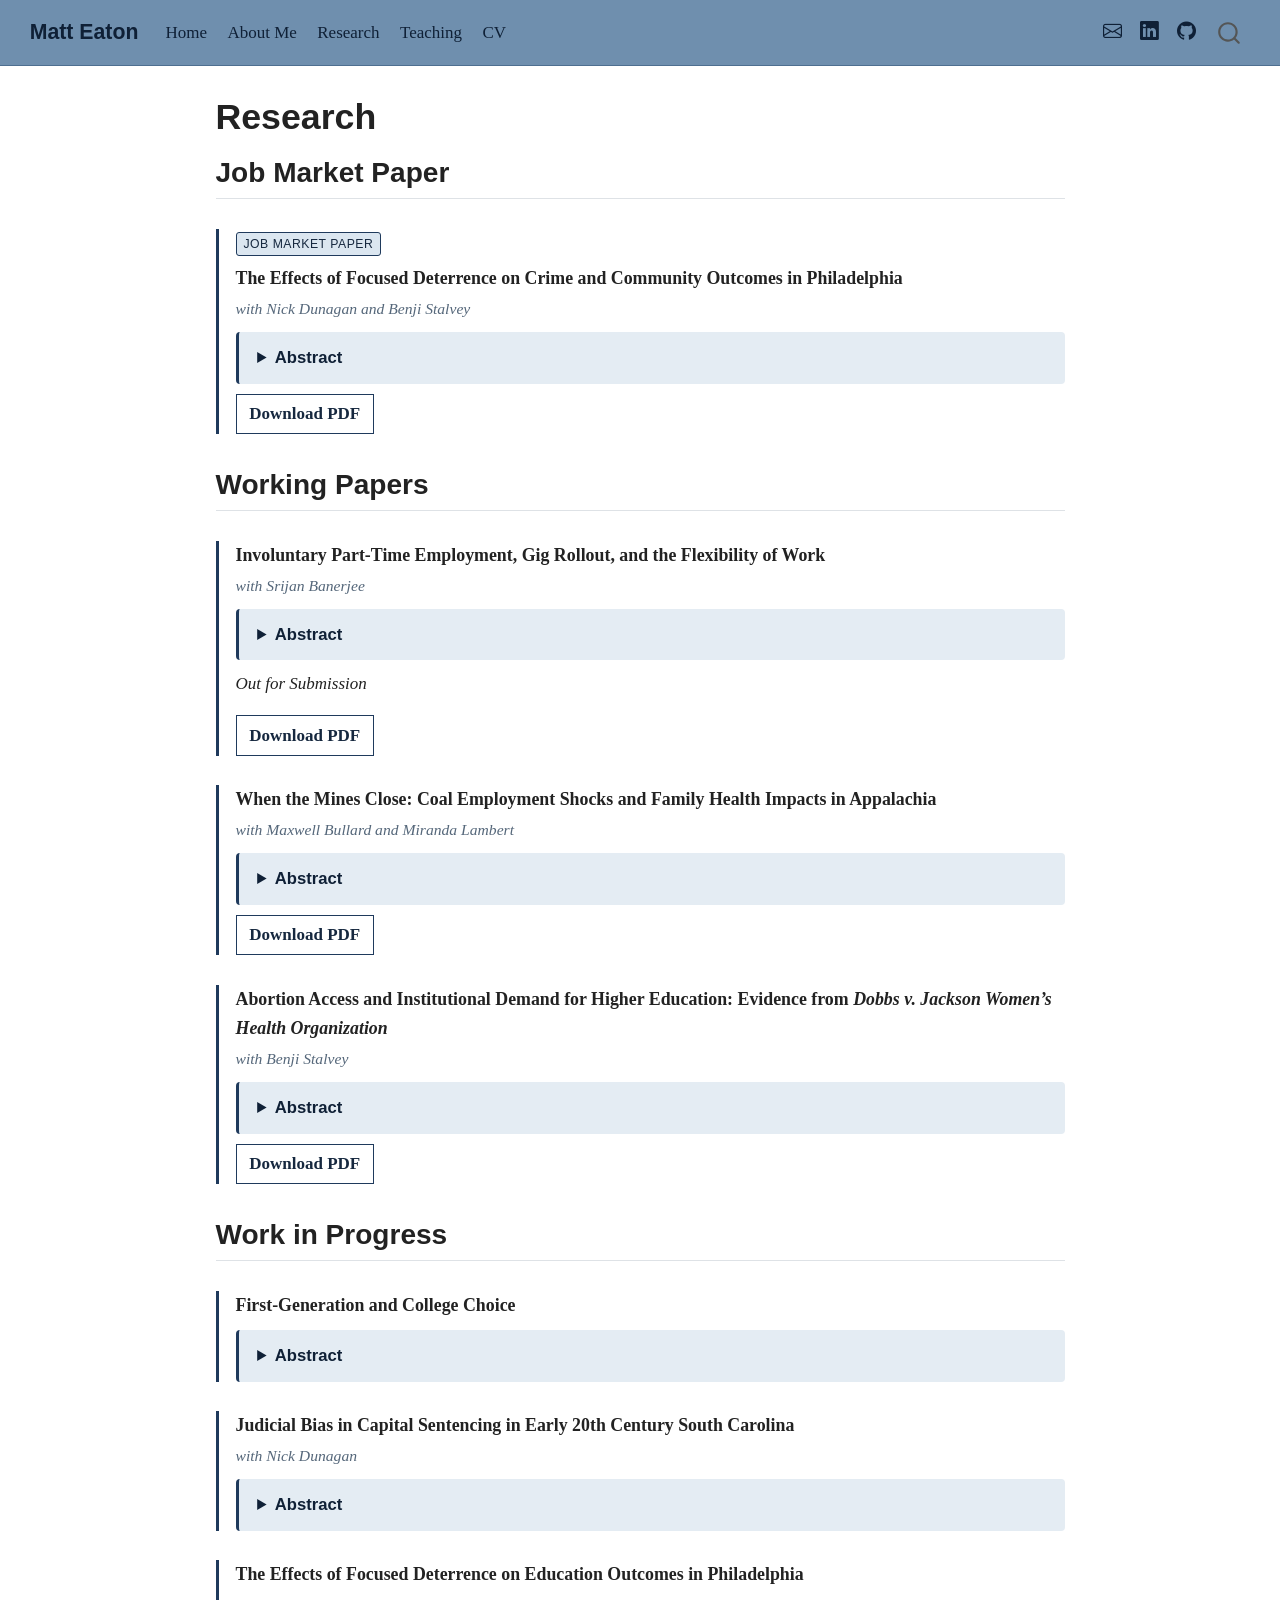
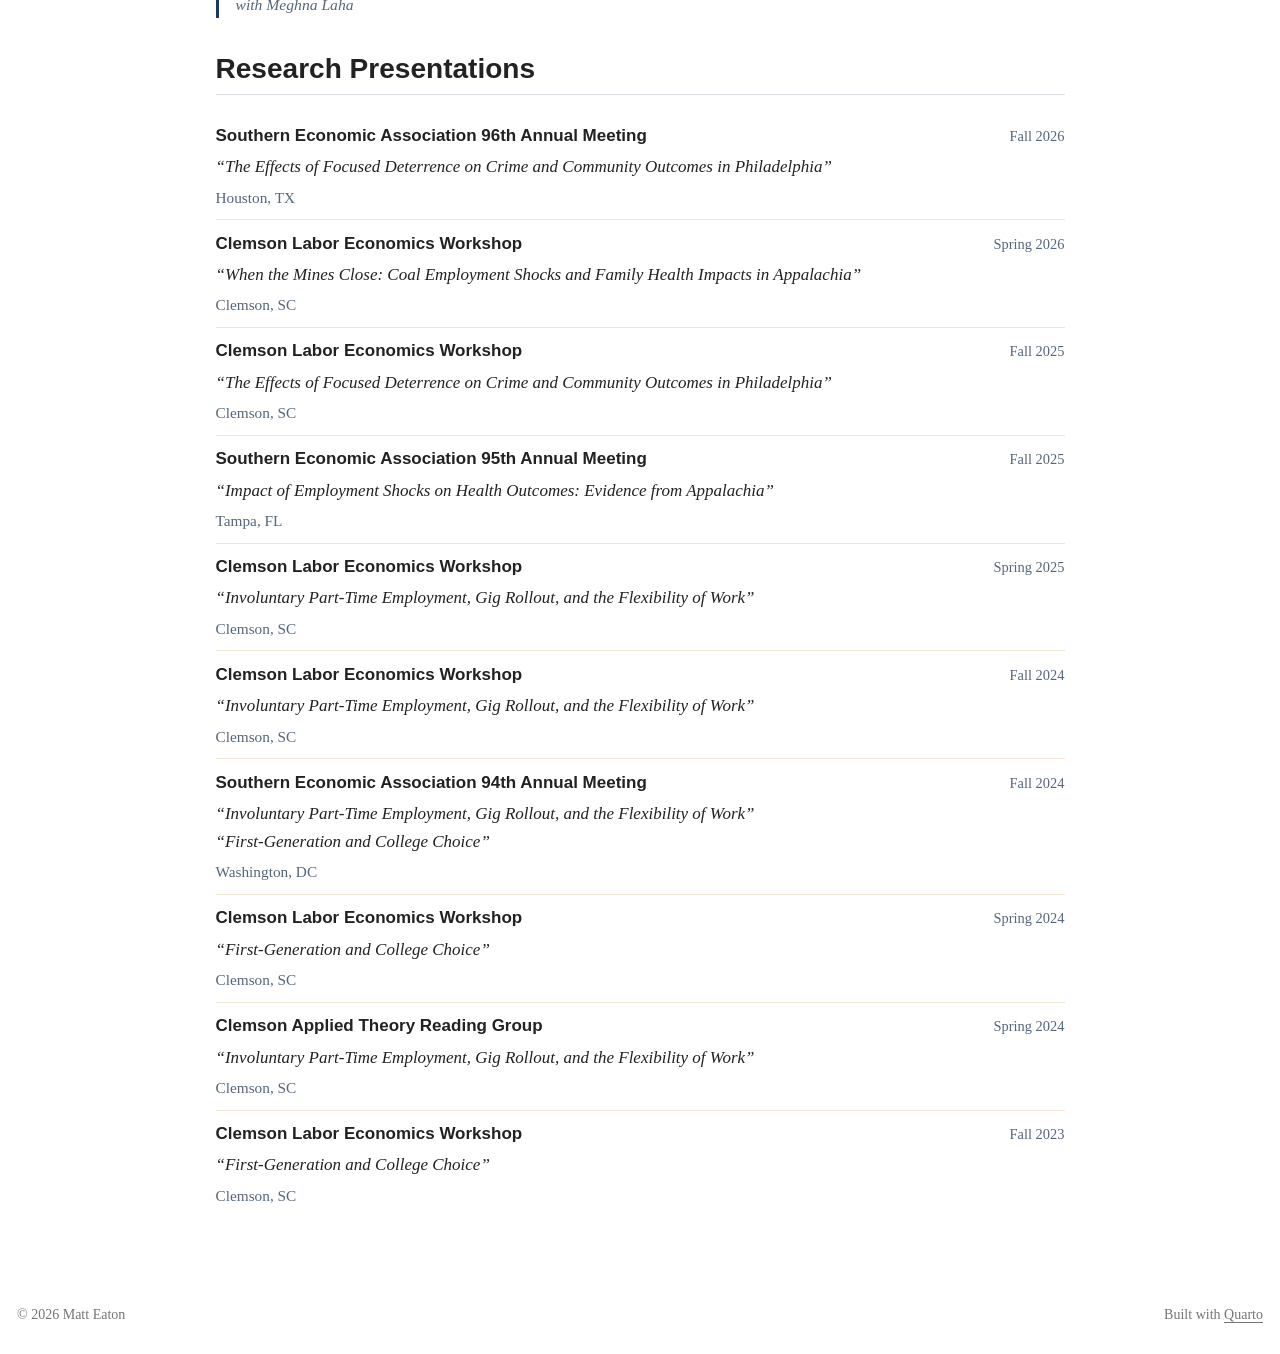
<file: research.html>
<!DOCTYPE html>
<html xmlns="http://www.w3.org/1999/xhtml" lang="en" xml:lang="en"><head>

<meta charset="utf-8">
<meta name="generator" content="quarto-1.10.18">

<meta name="viewport" content="width=device-width, initial-scale=1.0, user-scalable=yes">


<title>Research – Matt Eaton</title>
<style>
/* Default styles provided by pandoc.
** See https://pandoc.org/MANUAL.html#variables-for-html for config info.
*/
span.smallcaps{font-variant: small-caps;}
div.columns{display: flex; gap: 1.5em;}
div.column{flex: auto;}
@media screen {
div.columns{gap: min(4vw, 1.5em);}
div.column{overflow-x: auto;}
}
div.hanging-indent{margin-left: 1.5em; text-indent: -1.5em;}
ul.task-list{list-style: none;}
ul.task-list li input[type="checkbox"] {
  width: 0.8em;
  margin: 0 0.8em 0.2em -1em; /* quarto-specific, see https://github.com/quarto-dev/quarto-cli/issues/4556 */ 
  vertical-align: middle;
}
</style>


<script src="site_libs/quarto-nav/quarto-nav.js"></script>
<script src="site_libs/quarto-nav/headroom.min.js"></script>
<script src="site_libs/clipboard/clipboard.min.js"></script>
<script src="site_libs/quarto-search/autocomplete.umd.js"></script>
<script src="site_libs/quarto-search/fuse.min.js"></script>
<script src="site_libs/quarto-search/quarto-search.js"></script>
<meta name="quarto:offset" content="./">
<script src="site_libs/quarto-html/quarto.js" type="module"></script>
<script src="site_libs/quarto-html/tabsets/tabsets.js" type="module"></script>
<script src="site_libs/quarto-html/popper.min.js"></script>
<script src="site_libs/quarto-html/tippy.umd.min.js"></script>
<script src="site_libs/quarto-html/anchor.min.js"></script>
<link href="site_libs/quarto-html/tippy.css" rel="stylesheet">
<link href="site_libs/quarto-html/quarto-syntax-highlighting-64a204ab8560d761af7679ceaba22944.css" rel="stylesheet" id="quarto-text-highlighting-styles">
<script src="site_libs/bootstrap/bootstrap.min.js"></script>
<link href="site_libs/bootstrap/bootstrap-icons.css" rel="stylesheet">
<link href="site_libs/bootstrap/bootstrap-b9268bc799fbaeaa4ad04495d18e55d3.min.css" rel="stylesheet" append-hash="true" id="quarto-bootstrap" data-mode="light">
<script id="quarto-search-options" type="application/json">{
  "location": "navbar",
  "copy-button": false,
  "collapse-after": 3,
  "panel-placement": "end",
  "type": "overlay",
  "limit": 50,
  "keyboard-shortcut": [
    "f",
    "/",
    "s"
  ],
  "show-item-context": false,
  "language": {
    "search-no-results-text": "No results",
    "search-matching-documents-text": "matching documents",
    "search-copy-link-title": "Copy link to search",
    "search-hide-matches-text": "Hide additional matches",
    "search-more-match-text": "more match in this document",
    "search-more-matches-text": "more matches in this document",
    "search-clear-button-title": "Clear",
    "search-text-placeholder": "",
    "search-detached-cancel-button-title": "Cancel",
    "search-submit-button-title": "Submit",
    "search-label": "Search"
  }
}</script>
<meta name="google-site-verification" content="eKUOGtMqw6jhmTeXNwSaWKKaqXLQbqcJp8IqRTVAxF4">


<link rel="stylesheet" href="styles.css">
</head>

<body class="nav-fixed fullcontent quarto-light">

<div id="quarto-search-results"></div>
  <header id="quarto-header" class="headroom fixed-top">
    <nav class="navbar navbar-expand-lg " data-bs-theme="dark">
      <div class="navbar-container container-fluid">
      <div class="navbar-brand-container mx-auto">
    <a class="navbar-brand" href="./index.html">
    <span class="navbar-title">Matt Eaton</span>
    </a>
  </div>
            <div id="quarto-search" class="" title="Search"></div>
          <button class="navbar-toggler" type="button" data-bs-toggle="collapse" data-bs-target="#navbarCollapse" aria-controls="navbarCollapse" role="menu" aria-expanded="false" aria-label="Toggle navigation" onclick="if (window.quartoToggleHeadroom) { window.quartoToggleHeadroom(); }">
  <span class="navbar-toggler-icon"></span>
</button>
          <div class="collapse navbar-collapse" id="navbarCollapse">
            <ul class="navbar-nav navbar-nav-scroll me-auto">
  <li class="nav-item">
    <a class="nav-link" href="./index.html"> 
<span class="menu-text">Home</span></a>
  </li>  
  <li class="nav-item">
    <a class="nav-link" href="./about.html"> 
<span class="menu-text">About Me</span></a>
  </li>  
  <li class="nav-item">
    <a class="nav-link active" href="./research.html" aria-current="page"> 
<span class="menu-text">Research</span></a>
  </li>  
  <li class="nav-item">
    <a class="nav-link" href="./teaching.html"> 
<span class="menu-text">Teaching</span></a>
  </li>  
  <li class="nav-item">
    <a class="nav-link" href="./cv.html"> 
<span class="menu-text">CV</span></a>
  </li>  
</ul>
            <ul class="navbar-nav navbar-nav-scroll ms-auto">
  <li class="nav-item compact">
    <a class="nav-link" href="mailto:mreaton@clemson.edu"> <i class="bi bi-envelope" role="img">
</i> 
<span class="menu-text"></span></a>
  </li>  
  <li class="nav-item compact">
    <a class="nav-link" href="https://www.linkedin.com/in/matt-r-eaton/"> <i class="bi bi-linkedin" role="img">
</i> 
<span class="menu-text"></span></a>
  </li>  
  <li class="nav-item compact">
    <a class="nav-link" href="https://github.com/meaton9"> <i class="bi bi-github" role="img">
</i> 
<span class="menu-text"></span></a>
  </li>  
</ul>
          </div> <!-- /navcollapse -->
            <div class="quarto-navbar-tools">
</div>
      </div> <!-- /container-fluid -->
    </nav>
</header>
<!-- content -->
<div id="quarto-content" class="quarto-container page-columns page-rows-contents page-layout-article page-navbar">
<!-- sidebar -->
<!-- margin-sidebar -->
    
<!-- main -->
<main class="content" id="quarto-document-content">

<header id="title-block-header" class="quarto-title-block default">
<div class="quarto-title">
<h1 class="title">Research</h1>
</div>



<div class="quarto-title-meta">

    
  
    
  </div>
  


</header>


<section id="job-market-paper" class="level2">
<h2 class="anchored" data-anchor-id="job-market-paper">Job Market Paper</h2>
<div class="paper-block">
<div class="paper-status">
Job Market Paper
</div>
<div class="paper-title">
The Effects of Focused Deterrence on Crime and Community Outcomes in Philadelphia
</div>
<div class="paper-coauthors">
with Nick Dunagan and Benji Stalvey
</div>
<details class="eval-details">
<summary>
Abstract
</summary>
Focused Deterrence is a crime-reduction strategy that combines an increased probability and severity of punishment with direct communication of consequences to individuals identified as likely offenders. Philadelphia implemented Focused Deterrence in 2013 in response to rising gun violence. We estimate this policy’s effects on crime rates as well as community downstream effects on rental pricing and housing valuations. Using a standard difference-in-difference design, we find that the number of shooting victims declined by 41.3 percent and gun crime incidents fell by 24.2 percent. Total reported crime incidents declined by roughly 13.8 percent, reflecting reductions in both violent and non-violent offenses. This reduction in crime resulted in increases in rental prices between 6.0 to 7.5 percent, and housing values from 3.6 to 7.0 percent. Together, these findings suggest that Focused Deterrence’s crime-reduction effects extend beyond its direct targets, and that this broader improvement in neighborhood safety is capitalized into local housing and rental markets.
</details>
<p><a href="papers/philly-fd-jmp.pdf" class="btn btn-outline-dark" role="button"><strong>Download PDF</strong></a></p>
</div>
</section>
<section id="working-papers" class="level2">
<h2 class="anchored" data-anchor-id="working-papers">Working Papers</h2>
<div class="paper-block">
<div class="paper-title">
Involuntary Part-Time Employment, Gig Rollout, and the Flexibility of Work
</div>
<div class="paper-coauthors">
with Srijan Banerjee
</div>
<details class="eval-details">
<summary>
Abstract
</summary>
The Great Recession saw not only high unemployment, but also a sharp rise in involuntary part-time employment—workers seeking full-time work but finding only limited part-time hours. The involuntary part-time employment rate declined gradually throughout the mid-to-late 2010s, a period that coincided with the rapid expansion of gig employment. This paper examines whether the introduction of UberX, a major ride-hailing platform, causally reduced involuntary part-time work in metropolitan area labor forces. We utilize the geographic and temporal rollout of UberX across metropolitan areas to estimate causal effects via a staggered Difference-in-Differences strategy. Our results indicate that UberX entry reduces involuntary part-time employment as a share of the total labor force by 10 percent and as a fraction of total part-time employment by 8.7 percent. We find little evidence of other labor market flows during this period, suggesting that UberX serves as a mechanism for workers to transition from involuntary to voluntary part-time employment.
</details>
<p><em>Out for Submission</em></p>
<p><a href="papers/gig-rollout.pdf" class="btn btn-outline-dark" role="button"><strong>Download PDF</strong></a></p>
</div>
<div class="paper-block">
<div class="paper-title">
When the Mines Close: Coal Employment Shocks and Family Health Impacts in Appalachia
</div>
<div class="paper-coauthors">
with Maxwell Bullard and Miranda Lambert
</div>
<details class="eval-details">
<summary>
Abstract
</summary>
This paper investigates how coal mining employment in Appalachia affects health outcomes across different populations within mining-dependent counties. Using the substitution from coal to natural gas in electricity generation as an exogenous shock to coal demand beginning in the late 2000s, we construct a shift-share instrumental variable that exploits county-level variation in baseline coal dependence. We find that mining employment increases deaths of despair among working-age men, driven entirely by drug poisoning deaths, consistent with occupational exposure to prescription opioids. Mining employment also worsens reproductive health. We observe increases in fetal deaths, low birth weights, and preterm births associated with increased mining activity. However, a tradeoff emerges. Mining employment decline harms populations outside the workforce. We observe a decrease in birth rates as well as increases in deaths of despair among children and the elderly, also driven by drug poisonings. Comparing Appalachian to non-Appalachian coal counties reveals that the observed poisoning pathway is unique to Appalachia and not to coal mining itself. Our results suggest that Appalachian coal counties face competing health costs from both mining employment and its decline, with the burden falling on different members of the community.
</details>
<p><a href="papers/coal-appalachia.pdf" class="btn btn-outline-dark" role="button"><strong>Download PDF</strong></a></p>
</div>
<div class="paper-block">
<div class="paper-title">
Abortion Access and Institutional Demand for Higher Education: Evidence from <em>Dobbs v. Jackson Women’s Health Organization</em>
</div>
<div class="paper-coauthors">
with Benji Stalvey
</div>
<details class="eval-details">
<summary>
Abstract
</summary>
The June 2022 Dobbs v. Jackson Women’s Health Organization decision returned abortion policy to the states, producing the sharpest change in the geography of American abortion access in half a century. We ask how this shock propagated into the market for four-year undergraduate education, using 894 public and private not-for-profit institutions over 2010–2024 and a two-way fixed-effects event study comparing institutions in persistent-ban states to those in never-ban states. Across the application margin, where prior work using elite or high-achieving subsamples has identified declines, we estimate consistent nulls in both sectors: applications, admissions, and the gender composition of applicants do not respond to the bans. The first margin at which we detect a response is enrollment, and it moves in the opposite direction from the dominant health-care-amenity prediction: first-time full-time enrollment rises by roughly 3–10 percent at ban-state institutions relative to never-ban controls, across both genders and both sectors. The application-margin findings of prior work do not generalize beyond the elite slice, and the institution-level demand response to Dobbs is, on net, positive.
</details>
<p><a href="papers/abortion-access-higher-ed.pdf" class="btn btn-outline-dark" role="button"><strong>Download PDF</strong></a></p>
</div>
</section>
<section id="work-in-progress" class="level2">
<h2 class="anchored" data-anchor-id="work-in-progress">Work in Progress</h2>
<div class="paper-block">
<div class="paper-title">
First-Generation and College Choice
</div>
<details class="eval-details">
<summary>
Abstract
</summary>
This paper investigates the relationship between parental education and college matching decisions. First-generation college students more often face challenges in the college application process such as lack of college preparation coursework, lack of financial support to fund postsecondary education, and lack of guidance in applying and choosing which institution to attend. Using the High School Longitudinal Study of 2009, this paper investigates whether first-generation college students are more prone to academically mismatch with their college attended compared to non-first-generation college students. An academic match is the comparison of a student’s placement in the academic ability distribution and their institution’s placement on the college quality distribution. This paper seeks to contribute to the growing college matching literature and to shed light on the role of parental education in the match quality between student and institution attended.
</details>
</div>
<div class="paper-block">
<div class="paper-title">
Judicial Bias in Capital Sentencing in Early 20th Century South Carolina
</div>
<div class="paper-coauthors">
with Nick Dunagan
</div>
<details class="eval-details">
<summary>
Abstract
</summary>
This paper investigates whether racial disparities existed in capital sentencing in South Carolina during the early twentieth century. We construct a novel dataset by digitizing the Report of the Attorney General to the General Assembly of South Carolina and county Criminal Journals, allowing us to observe capital case outcomes at a level of geographic and temporal detail not previously available for this period. Our empirical strategy exploits the rotation of judges across judicial circuits, which effectively randomized the assignment of judges to counties at different points in the year, generating plausibly exogenous variation in the judge presiding over a given capital case. Focusing on murder and rape—the principal capital offenses of the period—we examine whether sentencing outcomes varied systematically with the race of the defendant, and whether the race of the victim, and the interaction between defendant and victim race, further shaped these outcomes. By situating this analysis within an era of widespread societal discrimination, the paper contributes historical context to the ongoing discussion of judicial decision-making and racial disparities in the American criminal justice system.
</details>
</div>
<div class="paper-block">
<div class="paper-title">
The Effects of Focused Deterrence on Education Outcomes in Philadelphia
</div>
<div class="paper-coauthors">
with Meghna Laha
</div>
</div>
</section>
<section id="research-presentations" class="level2">
<h2 class="anchored" data-anchor-id="research-presentations">Research Presentations</h2>
<div class="presentation-item">
<div class="presentation-header">
<span class="presentation-venue">Southern Economic Association 96th Annual Meeting</span><span class="presentation-term">Fall 2026</span>
</div>
<div class="presentation-title">
“The Effects of Focused Deterrence on Crime and Community Outcomes in Philadelphia”
</div>
<div class="presentation-location">
Houston, TX
</div>
</div>
<div class="presentation-item">
<div class="presentation-header">
<span class="presentation-venue">Clemson Labor Economics Workshop</span><span class="presentation-term">Spring 2026</span>
</div>
<div class="presentation-title">
“When the Mines Close: Coal Employment Shocks and Family Health Impacts in Appalachia”
</div>
<div class="presentation-location">
Clemson, SC
</div>
</div>
<div class="presentation-item">
<div class="presentation-header">
<span class="presentation-venue">Clemson Labor Economics Workshop</span><span class="presentation-term">Fall 2025</span>
</div>
<div class="presentation-title">
“The Effects of Focused Deterrence on Crime and Community Outcomes in Philadelphia”
</div>
<div class="presentation-location">
Clemson, SC
</div>
</div>
<div class="presentation-item">
<div class="presentation-header">
<span class="presentation-venue">Southern Economic Association 95th Annual Meeting</span><span class="presentation-term">Fall 2025</span>
</div>
<div class="presentation-title">
“Impact of Employment Shocks on Health Outcomes: Evidence from Appalachia”
</div>
<div class="presentation-location">
Tampa, FL
</div>
</div>
<div class="presentation-item">
<div class="presentation-header">
<span class="presentation-venue">Clemson Labor Economics Workshop</span><span class="presentation-term">Spring 2025</span>
</div>
<div class="presentation-title">
“Involuntary Part-Time Employment, Gig Rollout, and the Flexibility of Work”
</div>
<div class="presentation-location">
Clemson, SC
</div>
</div>
<div class="presentation-item">
<div class="presentation-header">
<span class="presentation-venue">Clemson Labor Economics Workshop</span><span class="presentation-term">Fall 2024</span>
</div>
<div class="presentation-title">
“Involuntary Part-Time Employment, Gig Rollout, and the Flexibility of Work”
</div>
<div class="presentation-location">
Clemson, SC
</div>
</div>
<div class="presentation-item">
<div class="presentation-header">
<span class="presentation-venue">Southern Economic Association 94th Annual Meeting</span><span class="presentation-term">Fall 2024</span>
</div>
<div class="presentation-title">
“Involuntary Part-Time Employment, Gig Rollout, and the Flexibility of Work”<br>“First-Generation and College Choice”
</div>
<div class="presentation-location">
Washington, DC
</div>
</div>
<div class="presentation-item">
<div class="presentation-header">
<span class="presentation-venue">Clemson Labor Economics Workshop</span><span class="presentation-term">Spring 2024</span>
</div>
<div class="presentation-title">
“First-Generation and College Choice”
</div>
<div class="presentation-location">
Clemson, SC
</div>
</div>
<div class="presentation-item">
<div class="presentation-header">
<span class="presentation-venue">Clemson Applied Theory Reading Group</span><span class="presentation-term">Spring 2024</span>
</div>
<div class="presentation-title">
“Involuntary Part-Time Employment, Gig Rollout, and the Flexibility of Work”
</div>
<div class="presentation-location">
Clemson, SC
</div>
</div>
<div class="presentation-item">
<div class="presentation-header">
<span class="presentation-venue">Clemson Labor Economics Workshop</span><span class="presentation-term">Fall 2023</span>
</div>
<div class="presentation-title">
“First-Generation and College Choice”
</div>
<div class="presentation-location">
Clemson, SC
</div>
</div>


</section>

</main> <!-- /main -->
<script id="quarto-html-after-body" type="application/javascript">
  window.document.addEventListener("DOMContentLoaded", function (event) {
    const icon = "";
    const anchorJS = new window.AnchorJS();
    anchorJS.options = {
      placement: 'right',
      icon: icon
    };
    anchorJS.add('.anchored');
    const isCodeAnnotation = (el) => {
      for (const clz of el.classList) {
        if (clz.startsWith('code-annotation-')) {                     
          return true;
        }
      }
      return false;
    }
    const onCopySuccess = function(e) {
      // button target
      const button = e.trigger;
      // don't keep focus
      button.blur();
      // flash "checked"
      button.classList.add('code-copy-button-checked');
      var currentTitle = button.getAttribute("title");
      button.setAttribute("title", "Copied!");
      let tooltip;
      if (window.bootstrap) {
        button.setAttribute("data-bs-toggle", "tooltip");
        button.setAttribute("data-bs-placement", "left");
        button.setAttribute("data-bs-title", "Copied!");
        tooltip = new bootstrap.Tooltip(button, 
          { trigger: "manual", 
            customClass: "code-copy-button-tooltip",
            offset: [0, -8]});
        tooltip.show();    
      }
      setTimeout(function() {
        if (tooltip) {
          tooltip.hide();
          button.removeAttribute("data-bs-title");
          button.removeAttribute("data-bs-toggle");
          button.removeAttribute("data-bs-placement");
        }
        button.setAttribute("title", currentTitle);
        button.classList.remove('code-copy-button-checked');
      }, 1000);
      // clear code selection
      e.clearSelection();
    }
    const getTextToCopy = function(trigger) {
      const outerScaffold = trigger.parentElement.cloneNode(true);
      const codeEl = outerScaffold.querySelector('code');
      for (const childEl of codeEl.children) {
        if (isCodeAnnotation(childEl)) {
          childEl.remove();
        }
      }
      return codeEl.innerText;
    }
    const clipboard = new window.ClipboardJS('.code-copy-button:not([data-in-quarto-modal])', {
      text: getTextToCopy
    });
    clipboard.on('success', onCopySuccess);
    if (window.document.getElementById('quarto-embedded-source-code-modal')) {
      const clipboardModal = new window.ClipboardJS('.code-copy-button[data-in-quarto-modal]', {
        text: getTextToCopy,
        container: window.document.getElementById('quarto-embedded-source-code-modal')
      });
      clipboardModal.on('success', onCopySuccess);
    }
      var localhostRegex = new RegExp(/^(?:http|https):\/\/localhost\:?[0-9]*\//);
      var mailtoRegex = new RegExp(/^mailto:/);
        var filterRegex = new RegExp("https:\/\/matthew-r-eaton\.github\.io\/");
      var isInternal = (href) => {
          return filterRegex.test(href) || localhostRegex.test(href) || mailtoRegex.test(href);
      }
      // Inspect non-navigation links and adorn them if external
     var links = window.document.querySelectorAll('a[href]:not(.nav-link):not(.navbar-brand):not(.toc-action):not(.sidebar-link):not(.sidebar-item-toggle):not(.pagination-link):not(.no-external):not([aria-hidden]):not(.dropdown-item):not(.quarto-navigation-tool):not(.about-link)');
      for (var i=0; i<links.length; i++) {
        const link = links[i];
        if (!isInternal(link.href)) {
          // undo the damage that might have been done by quarto-nav.js in the case of
          // links that we want to consider external
          if (link.dataset.originalHref !== undefined) {
            link.href = link.dataset.originalHref;
          }
        }
      }
    function tippyHover(el, contentFn, onTriggerFn, onUntriggerFn) {
      const config = {
        allowHTML: true,
        maxWidth: 500,
        delay: 100,
        arrow: false,
        appendTo: function(el) {
            return el.parentElement;
        },
        interactive: true,
        interactiveBorder: 10,
        theme: 'quarto',
        placement: 'bottom-start',
      };
      if (contentFn) {
        config.content = contentFn;
      }
      if (onTriggerFn) {
        config.onTrigger = onTriggerFn;
      }
      if (onUntriggerFn) {
        config.onUntrigger = onUntriggerFn;
      }
      window.tippy(el, config); 
    }
    const noterefs = window.document.querySelectorAll('a[role="doc-noteref"]');
    for (var i=0; i<noterefs.length; i++) {
      const ref = noterefs[i];
      tippyHover(ref, function() {
        // use id or data attribute instead here
        let href = ref.getAttribute('data-footnote-href') || ref.getAttribute('href');
        try { href = new URL(href).hash; } catch {}
        const id = href.replace(/^#\/?/, "");
        const note = window.document.getElementById(id);
        if (note) {
          return note.innerHTML;
        } else {
          return "";
        }
      });
    }
    const xrefs = window.document.querySelectorAll('a.quarto-xref');
    const processXRef = (id, note) => {
      // Strip column container classes
      const stripColumnClz = (el) => {
        el.classList.remove("page-full", "page-columns");
        if (el.children) {
          for (const child of el.children) {
            stripColumnClz(child);
          }
        }
      }
      stripColumnClz(note)
      if (id === null || id.startsWith('sec-')) {
        // Special case sections, only their first couple elements
        const container = document.createElement("div");
        if (note.children && note.children.length > 2) {
          container.appendChild(note.children[0].cloneNode(true));
          for (let i = 1; i < note.children.length; i++) {
            const child = note.children[i];
            if (child.tagName === "P" && child.innerText === "") {
              continue;
            } else {
              container.appendChild(child.cloneNode(true));
              break;
            }
          }
          if (window.Quarto?.typesetMath) {
            window.Quarto.typesetMath(container);
          }
          return container.innerHTML
        } else {
          if (window.Quarto?.typesetMath) {
            window.Quarto.typesetMath(note);
          }
          return note.innerHTML;
        }
      } else {
        // Remove any anchor links if they are present
        const anchorLink = note.querySelector('a.anchorjs-link');
        if (anchorLink) {
          anchorLink.remove();
        }
        if (window.Quarto?.typesetMath) {
          window.Quarto.typesetMath(note);
        }
        if (note.classList.contains("callout")) {
          return note.outerHTML;
        } else {
          return note.innerHTML;
        }
      }
    }
    for (var i=0; i<xrefs.length; i++) {
      const xref = xrefs[i];
      tippyHover(xref, undefined, function(instance) {
        instance.disable();
        let url = xref.getAttribute('href');
        let hash = undefined; 
        if (url.startsWith('#')) {
          hash = url;
        } else {
          try { hash = new URL(url).hash; } catch {}
        }
        if (hash) {
          const id = hash.replace(/^#\/?/, "");
          const note = window.document.getElementById(id);
          if (note !== null) {
            try {
              const html = processXRef(id, note.cloneNode(true));
              instance.setContent(html);
            } finally {
              instance.enable();
              instance.show();
            }
          } else {
            // See if we can fetch this
            fetch(url.split('#')[0])
            .then(res => res.text())
            .then(html => {
              const parser = new DOMParser();
              const htmlDoc = parser.parseFromString(html, "text/html");
              const note = htmlDoc.getElementById(id);
              if (note !== null) {
                const html = processXRef(id, note);
                instance.setContent(html);
              } 
            }).finally(() => {
              instance.enable();
              instance.show();
            });
          }
        } else {
          // See if we can fetch a full url (with no hash to target)
          // This is a special case and we should probably do some content thinning / targeting
          fetch(url)
          .then(res => res.text())
          .then(html => {
            const parser = new DOMParser();
            const htmlDoc = parser.parseFromString(html, "text/html");
            const note = htmlDoc.querySelector('main.content');
            if (note !== null) {
              // This should only happen for chapter cross references
              // (since there is no id in the URL)
              // remove the first header
              if (note.children.length > 0 && note.children[0].tagName === "HEADER") {
                note.children[0].remove();
              }
              const html = processXRef(null, note);
              instance.setContent(html);
            } 
          }).finally(() => {
            instance.enable();
            instance.show();
          });
        }
      }, function(instance) {
      });
    }
        let selectedAnnoteEl;
        const selectorForAnnotation = ( cell, annotation) => {
          let cellAttr = 'data-code-cell="' + cell + '"';
          let lineAttr = 'data-code-annotation="' +  annotation + '"';
          const selector = 'span[' + cellAttr + '][' + lineAttr + ']';
          return selector;
        }
        const selectCodeLines = (annoteEl) => {
          const doc = window.document;
          const targetCell = annoteEl.getAttribute("data-target-cell");
          const targetAnnotation = annoteEl.getAttribute("data-target-annotation");
          const annoteSpan = window.document.querySelector(selectorForAnnotation(targetCell, targetAnnotation));
          const lines = annoteSpan.getAttribute("data-code-lines").split(",");
          const lineIds = lines.map((line) => {
            return targetCell + "-" + line;
          })
          let top = null;
          let height = null;
          let parent = null;
          if (lineIds.length > 0) {
              //compute the position of the single el (top and bottom and make a div)
              const el = window.document.getElementById(lineIds[0]);
              top = el.offsetTop;
              height = el.offsetHeight;
              parent = el.parentElement.parentElement;
            if (lineIds.length > 1) {
              const lastEl = window.document.getElementById(lineIds[lineIds.length - 1]);
              const bottom = lastEl.offsetTop + lastEl.offsetHeight;
              height = bottom - top;
            }
            if (top !== null && height !== null && parent !== null) {
              // cook up a div (if necessary) and position it 
              let div = window.document.getElementById("code-annotation-line-highlight");
              if (div === null) {
                div = window.document.createElement("div");
                div.setAttribute("id", "code-annotation-line-highlight");
                div.style.position = 'absolute';
                parent.appendChild(div);
              }
              div.style.top = top - 2 + "px";
              div.style.height = height + 4 + "px";
              div.style.left = 0;
              let gutterDiv = window.document.getElementById("code-annotation-line-highlight-gutter");
              if (gutterDiv === null) {
                gutterDiv = window.document.createElement("div");
                gutterDiv.setAttribute("id", "code-annotation-line-highlight-gutter");
                gutterDiv.style.position = 'absolute';
                const codeCell = window.document.getElementById(targetCell);
                const gutter = codeCell.querySelector('.code-annotation-gutter');
                gutter.appendChild(gutterDiv);
              }
              gutterDiv.style.top = top - 2 + "px";
              gutterDiv.style.height = height + 4 + "px";
            }
            selectedAnnoteEl = annoteEl;
          }
        };
        const unselectCodeLines = () => {
          const elementsIds = ["code-annotation-line-highlight", "code-annotation-line-highlight-gutter"];
          elementsIds.forEach((elId) => {
            const div = window.document.getElementById(elId);
            if (div) {
              div.remove();
            }
          });
          selectedAnnoteEl = undefined;
        };
          // Handle positioning of the toggle
      window.addEventListener(
        "resize",
        throttle(() => {
          elRect = undefined;
          if (selectedAnnoteEl) {
            selectCodeLines(selectedAnnoteEl);
          }
        }, 10)
      );
      function throttle(fn, ms) {
      let throttle = false;
      let timer;
        return (...args) => {
          if(!throttle) { // first call gets through
              fn.apply(this, args);
              throttle = true;
          } else { // all the others get throttled
              if(timer) clearTimeout(timer); // cancel #2
              timer = setTimeout(() => {
                fn.apply(this, args);
                timer = throttle = false;
              }, ms);
          }
        };
      }
        // Attach click handler to the DT
        const annoteDls = window.document.querySelectorAll('dt[data-target-cell]');
        for (const annoteDlNode of annoteDls) {
          annoteDlNode.addEventListener('click', (event) => {
            const clickedEl = event.target;
            if (clickedEl !== selectedAnnoteEl) {
              unselectCodeLines();
              const activeEl = window.document.querySelector('dt[data-target-cell].code-annotation-active');
              if (activeEl) {
                activeEl.classList.remove('code-annotation-active');
              }
              selectCodeLines(clickedEl);
              clickedEl.classList.add('code-annotation-active');
            } else {
              // Unselect the line
              unselectCodeLines();
              clickedEl.classList.remove('code-annotation-active');
            }
          });
        }
    const findCites = (el) => {
      const parentEl = el.parentElement;
      if (parentEl) {
        const cites = parentEl.dataset.cites;
        if (cites) {
          return {
            el,
            cites: cites.split(' ')
          };
        } else {
          return findCites(el.parentElement)
        }
      } else {
        return undefined;
      }
    };
    var bibliorefs = window.document.querySelectorAll('a[role="doc-biblioref"]');
    for (var i=0; i<bibliorefs.length; i++) {
      const ref = bibliorefs[i];
      const citeInfo = findCites(ref);
      if (citeInfo) {
        tippyHover(citeInfo.el, function() {
          var popup = window.document.createElement('div');
          citeInfo.cites.forEach(function(cite) {
            var citeDiv = window.document.createElement('div');
            citeDiv.classList.add('hanging-indent');
            citeDiv.classList.add('csl-entry');
            var biblioDiv = window.document.getElementById('ref-' + cite);
            if (biblioDiv) {
              citeDiv.innerHTML = biblioDiv.innerHTML;
            }
            popup.appendChild(citeDiv);
          });
          return popup.innerHTML;
        });
      }
    }
  });
  </script>
</div> <!-- /content -->
<footer class="footer">
  <div class="nav-footer">
    <div class="nav-footer-left">
<p>© 2026 Matt Eaton</p>
</div>   
    <div class="nav-footer-center">
      &nbsp;
    </div>
    <div class="nav-footer-right">
<p>Built with <a href="https://quarto.org">Quarto</a></p>
</div>
  </div>
</footer>




</body></html>
</file>
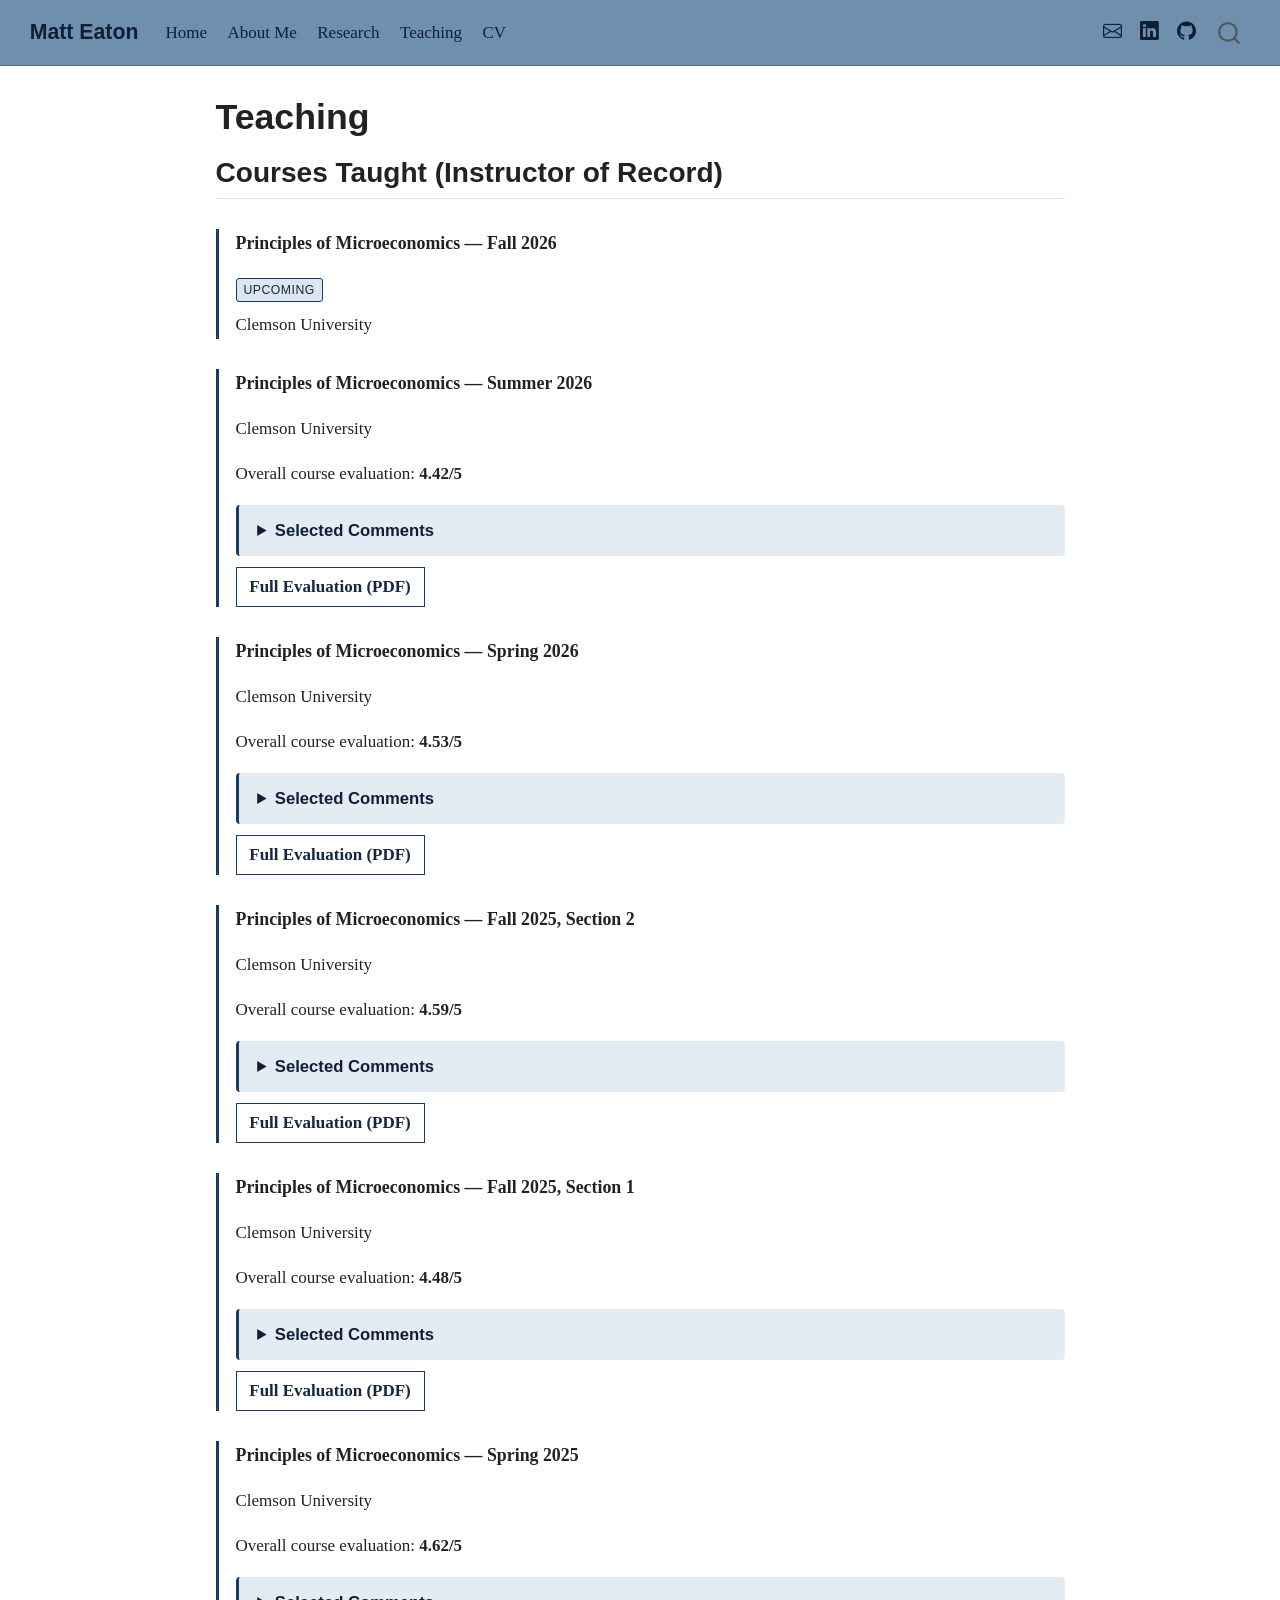
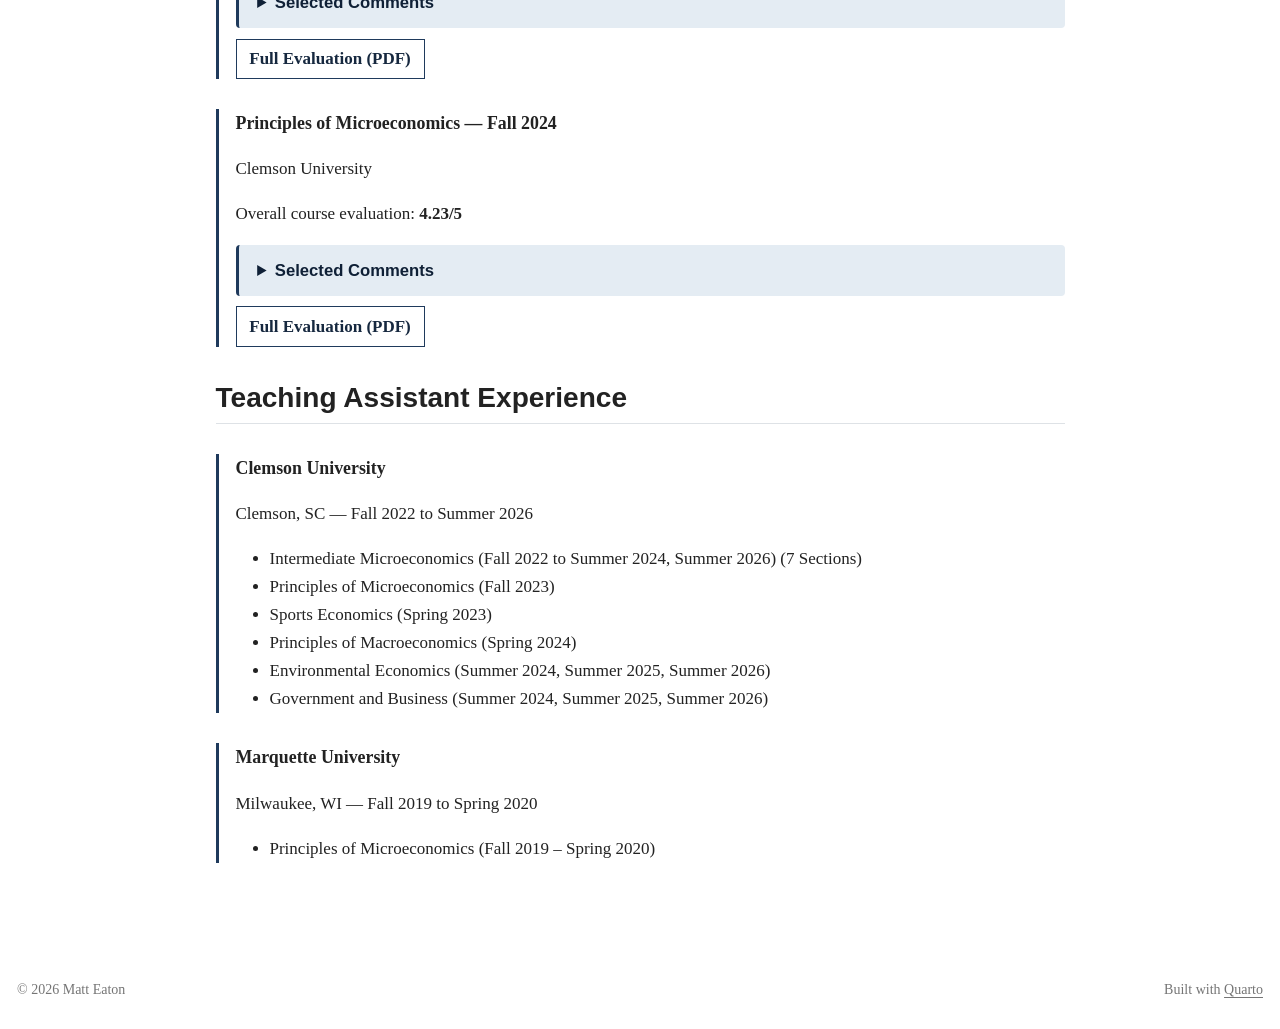
<file: teaching.html>
<!DOCTYPE html>
<html xmlns="http://www.w3.org/1999/xhtml" lang="en" xml:lang="en"><head>

<meta charset="utf-8">
<meta name="generator" content="quarto-1.10.18">

<meta name="viewport" content="width=device-width, initial-scale=1.0, user-scalable=yes">


<title>Teaching – Matt Eaton</title>
<style>
/* Default styles provided by pandoc.
** See https://pandoc.org/MANUAL.html#variables-for-html for config info.
*/
span.smallcaps{font-variant: small-caps;}
div.columns{display: flex; gap: 1.5em;}
div.column{flex: auto;}
@media screen {
div.columns{gap: min(4vw, 1.5em);}
div.column{overflow-x: auto;}
}
div.hanging-indent{margin-left: 1.5em; text-indent: -1.5em;}
ul.task-list{list-style: none;}
ul.task-list li input[type="checkbox"] {
  width: 0.8em;
  margin: 0 0.8em 0.2em -1em; /* quarto-specific, see https://github.com/quarto-dev/quarto-cli/issues/4556 */ 
  vertical-align: middle;
}
</style>


<script src="site_libs/quarto-nav/quarto-nav.js"></script>
<script src="site_libs/quarto-nav/headroom.min.js"></script>
<script src="site_libs/clipboard/clipboard.min.js"></script>
<script src="site_libs/quarto-search/autocomplete.umd.js"></script>
<script src="site_libs/quarto-search/fuse.min.js"></script>
<script src="site_libs/quarto-search/quarto-search.js"></script>
<meta name="quarto:offset" content="./">
<script src="site_libs/quarto-html/quarto.js" type="module"></script>
<script src="site_libs/quarto-html/tabsets/tabsets.js" type="module"></script>
<script src="site_libs/quarto-html/popper.min.js"></script>
<script src="site_libs/quarto-html/tippy.umd.min.js"></script>
<script src="site_libs/quarto-html/anchor.min.js"></script>
<link href="site_libs/quarto-html/tippy.css" rel="stylesheet">
<link href="site_libs/quarto-html/quarto-syntax-highlighting-64a204ab8560d761af7679ceaba22944.css" rel="stylesheet" id="quarto-text-highlighting-styles">
<script src="site_libs/bootstrap/bootstrap.min.js"></script>
<link href="site_libs/bootstrap/bootstrap-icons.css" rel="stylesheet">
<link href="site_libs/bootstrap/bootstrap-b9268bc799fbaeaa4ad04495d18e55d3.min.css" rel="stylesheet" append-hash="true" id="quarto-bootstrap" data-mode="light">
<script id="quarto-search-options" type="application/json">{
  "location": "navbar",
  "copy-button": false,
  "collapse-after": 3,
  "panel-placement": "end",
  "type": "overlay",
  "limit": 50,
  "keyboard-shortcut": [
    "f",
    "/",
    "s"
  ],
  "show-item-context": false,
  "language": {
    "search-no-results-text": "No results",
    "search-matching-documents-text": "matching documents",
    "search-copy-link-title": "Copy link to search",
    "search-hide-matches-text": "Hide additional matches",
    "search-more-match-text": "more match in this document",
    "search-more-matches-text": "more matches in this document",
    "search-clear-button-title": "Clear",
    "search-text-placeholder": "",
    "search-detached-cancel-button-title": "Cancel",
    "search-submit-button-title": "Submit",
    "search-label": "Search"
  }
}</script>
<meta name="google-site-verification" content="eKUOGtMqw6jhmTeXNwSaWKKaqXLQbqcJp8IqRTVAxF4">


<link rel="stylesheet" href="styles.css">
</head>

<body class="nav-fixed fullcontent quarto-light">

<div id="quarto-search-results"></div>
  <header id="quarto-header" class="headroom fixed-top">
    <nav class="navbar navbar-expand-lg " data-bs-theme="dark">
      <div class="navbar-container container-fluid">
      <div class="navbar-brand-container mx-auto">
    <a class="navbar-brand" href="./index.html">
    <span class="navbar-title">Matt Eaton</span>
    </a>
  </div>
            <div id="quarto-search" class="" title="Search"></div>
          <button class="navbar-toggler" type="button" data-bs-toggle="collapse" data-bs-target="#navbarCollapse" aria-controls="navbarCollapse" role="menu" aria-expanded="false" aria-label="Toggle navigation" onclick="if (window.quartoToggleHeadroom) { window.quartoToggleHeadroom(); }">
  <span class="navbar-toggler-icon"></span>
</button>
          <div class="collapse navbar-collapse" id="navbarCollapse">
            <ul class="navbar-nav navbar-nav-scroll me-auto">
  <li class="nav-item">
    <a class="nav-link" href="./index.html"> 
<span class="menu-text">Home</span></a>
  </li>  
  <li class="nav-item">
    <a class="nav-link" href="./about.html"> 
<span class="menu-text">About Me</span></a>
  </li>  
  <li class="nav-item">
    <a class="nav-link" href="./research.html"> 
<span class="menu-text">Research</span></a>
  </li>  
  <li class="nav-item">
    <a class="nav-link active" href="./teaching.html" aria-current="page"> 
<span class="menu-text">Teaching</span></a>
  </li>  
  <li class="nav-item">
    <a class="nav-link" href="./cv.html"> 
<span class="menu-text">CV</span></a>
  </li>  
</ul>
            <ul class="navbar-nav navbar-nav-scroll ms-auto">
  <li class="nav-item compact">
    <a class="nav-link" href="mailto:mreaton@clemson.edu"> <i class="bi bi-envelope" role="img">
</i> 
<span class="menu-text"></span></a>
  </li>  
  <li class="nav-item compact">
    <a class="nav-link" href="https://www.linkedin.com/in/matt-r-eaton/"> <i class="bi bi-linkedin" role="img">
</i> 
<span class="menu-text"></span></a>
  </li>  
  <li class="nav-item compact">
    <a class="nav-link" href="https://github.com/meaton9"> <i class="bi bi-github" role="img">
</i> 
<span class="menu-text"></span></a>
  </li>  
</ul>
          </div> <!-- /navcollapse -->
            <div class="quarto-navbar-tools">
</div>
      </div> <!-- /container-fluid -->
    </nav>
</header>
<!-- content -->
<div id="quarto-content" class="quarto-container page-columns page-rows-contents page-layout-article page-navbar">
<!-- sidebar -->
<!-- margin-sidebar -->
    
<!-- main -->
<main class="content" id="quarto-document-content">

<header id="title-block-header" class="quarto-title-block default">
<div class="quarto-title">
<h1 class="title">Teaching</h1>
</div>



<div class="quarto-title-meta">

    
  
    
  </div>
  


</header>


<section id="courses-taught-instructor-of-record" class="level2">
<h2 class="anchored" data-anchor-id="courses-taught-instructor-of-record">Courses Taught (Instructor of Record)</h2>
<div class="paper-block">
<div class="paper-title">
<p>Principles of Microeconomics — Fall 2026</p>
</div>
<div class="paper-status">
Upcoming
</div>
<p>Clemson University</p>
</div>
<div class="paper-block">
<div class="paper-title">
<p>Principles of Microeconomics — Summer 2026</p>
</div>
<p>Clemson University</p>
<p>Overall course evaluation: <strong>4.42/5</strong></p>
<details class="eval-details">
<summary>
Selected Comments
</summary>
<div class="eval-quote">
<p>“Professor Matt’s Microeconomics class was excellent, and a lot of that came down to his teaching. He explained tricky concepts like supply and demand and elasticity in a clear, easy to follow way, and used real world examples that made everything click. He was clearly passionate about the subject, which made the class engaging. The course was also well organized. Topics built on each other logically, so the material never felt overwhelming or random. His tests and assignments matched what we actually learned in class, so studying felt useful instead of stressful. Overall, Matt created a class where I felt comfortable asking questions and actually understood the material by the end. I’d definitely recommend this class and this professor to other students.”</p>
</div>
<div class="eval-quote">
<p>“I believe Mr.&nbsp;Eaton made it very clear what was expected of us during this course. He always gave us a heads up about upcoming assignments, tests and what we needed to study for the midterm and final. Furthermore, everything we learned and did in this course was related to economics and required us to use critical thinking skills to solve problems.”</p>
</div>
</details>
<p><a href="evals/principles-micro-summer2026.pdf" class="btn btn-outline-dark" role="button"><strong>Full Evaluation (PDF)</strong></a></p>
</div>
<div class="paper-block">
<div class="paper-title">
<p>Principles of Microeconomics — Spring 2026</p>
</div>
<p>Clemson University</p>
<p>Overall course evaluation: <strong>4.53/5</strong></p>
<details class="eval-details">
<summary>
Selected Comments
</summary>
<div class="eval-quote">
<p>“I loved how this course built ideas off of each other and taught everything in a way that made you understand the connections. This class definitely improved my analytical skills, and Matt Eaton did a great job of encouraging us to think critically while still helping us through everything and guiding us as a professor should.”</p>
</div>
<div class="eval-quote">
<p>“Matt is a great teacher. He can clearly communicate the necessary material and gets directly to the point. Class time is not wasted and we learn all of the material necessary. He is openly available for help inside and outside of class and the class is very open to asking questions at any point. He is an excellent teacher and I wish all my teachers could communicate as clearly as him.”</p>
</div>
<div class="eval-quote">
<p>“Matt is very good at grabbing student’s attention. He does a good job of balancing cracking jokes and relating the examples to college students, but knowing when it’s time to get more serious about economics. The class average on exams is always high, and I believe this is partially because he makes students clearly understand the topic and because he is generally liked in the class.”</p>
</div>
<div class="eval-quote">
<p>“Mr.&nbsp;Eaton himself was one of the best teachers I have had in college. Teaches well writes everything out and goes into detail with you about the problem sets.”</p>
</div>
<div class="eval-quote">
<p>“Mr.&nbsp;Eaton is one of the best professors I’ve ever had. He is so helpful and intentional with every single one of their students. He actually wants to make sure they understand the content rather than just zipping through to get them out of the class.”</p>
</div>
<div class="eval-quote">
<p>“I liked this class a lot. I’m actually going to minor in Economics after this class! He was really easy to communicate with, and always willing to answer any questions. Very approachable!”</p>
</div>
<div class="eval-quote">
<p>“GOAT teacher. I have such an interest in economics after this class. Presents the information very well and makes every topic seem simple.”</p>
</div>
</details>
<p><a href="evals/principles-micro-spring2026.pdf" class="btn btn-outline-dark" role="button"><strong>Full Evaluation (PDF)</strong></a></p>
</div>
<div class="paper-block">
<div class="paper-title">
<p>Principles of Microeconomics — Fall 2025, Section 2</p>
</div>
<p>Clemson University</p>
<p>Overall course evaluation: <strong>4.59/5</strong></p>
<details class="eval-details">
<summary>
Selected Comments
</summary>
<div class="eval-quote">
<p>“He really helped us understand microeconomics. In high school I never was good at econ and figured I would just never understand it for the rest of my life, but now I actually enjoy it and really understand it. He is just really good at connecting econ to real world examples that really helps me to understand.”</p>
</div>
<div class="eval-quote">
<p>“He communicated very well, answered all questions, and is very easy to talk to and ask for help. He clearly outlines in the beginning of the course the structure and timeline of the class. He does everything he can to help the students out and is very understanding.”</p>
</div>
<div class="eval-quote">
<p>“Mr.&nbsp;Eaton was very easy to talk to and very helpful with any questions. He brought a sense of understanding that we are all living lives, too. Awesome teacher.”</p>
</div>
</details>
<p><a href="evals/principles-micro-fall2025-2.pdf" class="btn btn-outline-dark" role="button"><strong>Full Evaluation (PDF)</strong></a></p>
</div>
<div class="paper-block">
<div class="paper-title">
<p>Principles of Microeconomics — Fall 2025, Section 1</p>
</div>
<p>Clemson University</p>
<p>Overall course evaluation: <strong>4.48/5</strong></p>
<details class="eval-details">
<summary>
Selected Comments
</summary>
<div class="eval-quote">
<p>“By far the best professor I have had so far! He lets us know of any upcoming assignments, quizzes, or tests way ahead of time and gives us a great amount of time to complete things to our best ability. The way he explains concepts and gives examples is very effective because he connects it to real world things that we understand. Any question asked he explains it in such a helpful way that benefits each student tremendously. I am very comfortable asking for help because he is very eager to help each student. He gives us beyond the proper tools to succeed on exams and sets what to expect very early on. This course has made me excited to take Macro and sparked my interest in the field of economics!”</p>
</div>
<div class="eval-quote">
<p>“Mr.&nbsp;Eaton was extremely organized when it came to our course. He communicated very well with us as students, whether it was a change in course material or due date, he always let us know as soon as possible. He is also a very understanding and compassionate professor, something about the way he teaches just shows that he truly cares about his students and how they do in his class. I had him for an 8:00 am MWF, and I never dreaded coming to his class, it is actually the one class that I truly enjoy going to. He also makes the most of our class time, he does move kind of fast, but he always posts the notes before class and it is word for word of what he says during his lectures. Even though he goes kind of fast, he is always very sure to answer any questions that we have.”</p>
</div>
</details>
<p><a href="evals/principles-micro-fall2025-1.pdf" class="btn btn-outline-dark" role="button"><strong>Full Evaluation (PDF)</strong></a></p>
</div>
<div class="paper-block">
<div class="paper-title">
<p>Principles of Microeconomics — Spring 2025</p>
</div>
<p>Clemson University</p>
<p>Overall course evaluation: <strong>4.62/5</strong></p>
<details class="eval-details">
<summary>
Selected Comments
</summary>
<div class="eval-quote">
<p>“Professor was wonderful and great at explaining all topics, making the class easy with how understandable it was. He pushed for questions and answered them really well, and wanted to make sure we knew the topics. Great teacher.”</p>
</div>
<div class="eval-quote">
<p>“Professor Eaton is a great teacher. He knows what he is talking about and can communicate his knowledge well to the students. His teaching style includes hand-writing notes on the whiteboard and connecting the topics to real life. He was the reason I was successful in this class.”</p>
</div>
<div class="eval-quote">
<p>“I think Matt is a great professor, he is very clear about his expectations in the course and quite easy to reach. He also is very helpful when answering questions and easy to approach, he is also very clear when explaining concepts that are difficult and gives helpful examples.”</p>
</div>
<div class="eval-quote">
<p>“Mr.&nbsp;Eaton is very good at teaching Econ. I have gained a strong understanding of the course from him, and like how he runs the course. He is a strong communicator and teacher.”</p>
</div>
</details>
<p><a href="evals/principles-micro-spring2025.pdf" class="btn btn-outline-dark" role="button"><strong>Full Evaluation (PDF)</strong></a></p>
</div>
<div class="paper-block">
<div class="paper-title">
<p>Principles of Microeconomics — Fall 2024</p>
</div>
<p>Clemson University</p>
<p>Overall course evaluation: <strong>4.23/5</strong></p>
<details class="eval-details">
<summary>
Selected Comments
</summary>
<div class="eval-quote">
<p>“This professor truly cared about us as students. He strived to make sure we understood the material and would send out lengthy emails of problems worked out that we were confused on. He always asked us how he could help us better understand the material and was super helpful.”</p>
</div>
<div class="eval-quote">
<p>“The way he taught felt different and better than other professors which led to my success.”</p>
</div>
</details>
<p><a href="evals/principles-micro-fall2024.pdf" class="btn btn-outline-dark" role="button"><strong>Full Evaluation (PDF)</strong></a></p>
</div>
</section>
<section id="teaching-assistant-experience" class="level2">
<h2 class="anchored" data-anchor-id="teaching-assistant-experience">Teaching Assistant Experience</h2>
<div class="paper-block">
<div class="paper-title">
<p>Clemson University</p>
</div>
<p>Clemson, SC — Fall 2022 to Summer 2026</p>
<ul>
<li>Intermediate Microeconomics (Fall 2022 to Summer 2024, Summer 2026) (7 Sections)</li>
<li>Principles of Microeconomics (Fall 2023)</li>
<li>Sports Economics (Spring 2023)</li>
<li>Principles of Macroeconomics (Spring 2024)</li>
<li>Environmental Economics (Summer 2024, Summer 2025, Summer 2026)</li>
<li>Government and Business (Summer 2024, Summer 2025, Summer 2026)</li>
</ul>
</div>
<div class="paper-block">
<div class="paper-title">
<p>Marquette University</p>
</div>
<p>Milwaukee, WI — Fall 2019 to Spring 2020</p>
<ul>
<li>Principles of Microeconomics (Fall 2019 – Spring 2020)</li>
</ul>
</div>


</section>

</main> <!-- /main -->
<script id="quarto-html-after-body" type="application/javascript">
  window.document.addEventListener("DOMContentLoaded", function (event) {
    const icon = "";
    const anchorJS = new window.AnchorJS();
    anchorJS.options = {
      placement: 'right',
      icon: icon
    };
    anchorJS.add('.anchored');
    const isCodeAnnotation = (el) => {
      for (const clz of el.classList) {
        if (clz.startsWith('code-annotation-')) {                     
          return true;
        }
      }
      return false;
    }
    const onCopySuccess = function(e) {
      // button target
      const button = e.trigger;
      // don't keep focus
      button.blur();
      // flash "checked"
      button.classList.add('code-copy-button-checked');
      var currentTitle = button.getAttribute("title");
      button.setAttribute("title", "Copied!");
      let tooltip;
      if (window.bootstrap) {
        button.setAttribute("data-bs-toggle", "tooltip");
        button.setAttribute("data-bs-placement", "left");
        button.setAttribute("data-bs-title", "Copied!");
        tooltip = new bootstrap.Tooltip(button, 
          { trigger: "manual", 
            customClass: "code-copy-button-tooltip",
            offset: [0, -8]});
        tooltip.show();    
      }
      setTimeout(function() {
        if (tooltip) {
          tooltip.hide();
          button.removeAttribute("data-bs-title");
          button.removeAttribute("data-bs-toggle");
          button.removeAttribute("data-bs-placement");
        }
        button.setAttribute("title", currentTitle);
        button.classList.remove('code-copy-button-checked');
      }, 1000);
      // clear code selection
      e.clearSelection();
    }
    const getTextToCopy = function(trigger) {
      const outerScaffold = trigger.parentElement.cloneNode(true);
      const codeEl = outerScaffold.querySelector('code');
      for (const childEl of codeEl.children) {
        if (isCodeAnnotation(childEl)) {
          childEl.remove();
        }
      }
      return codeEl.innerText;
    }
    const clipboard = new window.ClipboardJS('.code-copy-button:not([data-in-quarto-modal])', {
      text: getTextToCopy
    });
    clipboard.on('success', onCopySuccess);
    if (window.document.getElementById('quarto-embedded-source-code-modal')) {
      const clipboardModal = new window.ClipboardJS('.code-copy-button[data-in-quarto-modal]', {
        text: getTextToCopy,
        container: window.document.getElementById('quarto-embedded-source-code-modal')
      });
      clipboardModal.on('success', onCopySuccess);
    }
      var localhostRegex = new RegExp(/^(?:http|https):\/\/localhost\:?[0-9]*\//);
      var mailtoRegex = new RegExp(/^mailto:/);
        var filterRegex = new RegExp("https:\/\/matthew-r-eaton\.github\.io\/");
      var isInternal = (href) => {
          return filterRegex.test(href) || localhostRegex.test(href) || mailtoRegex.test(href);
      }
      // Inspect non-navigation links and adorn them if external
     var links = window.document.querySelectorAll('a[href]:not(.nav-link):not(.navbar-brand):not(.toc-action):not(.sidebar-link):not(.sidebar-item-toggle):not(.pagination-link):not(.no-external):not([aria-hidden]):not(.dropdown-item):not(.quarto-navigation-tool):not(.about-link)');
      for (var i=0; i<links.length; i++) {
        const link = links[i];
        if (!isInternal(link.href)) {
          // undo the damage that might have been done by quarto-nav.js in the case of
          // links that we want to consider external
          if (link.dataset.originalHref !== undefined) {
            link.href = link.dataset.originalHref;
          }
        }
      }
    function tippyHover(el, contentFn, onTriggerFn, onUntriggerFn) {
      const config = {
        allowHTML: true,
        maxWidth: 500,
        delay: 100,
        arrow: false,
        appendTo: function(el) {
            return el.parentElement;
        },
        interactive: true,
        interactiveBorder: 10,
        theme: 'quarto',
        placement: 'bottom-start',
      };
      if (contentFn) {
        config.content = contentFn;
      }
      if (onTriggerFn) {
        config.onTrigger = onTriggerFn;
      }
      if (onUntriggerFn) {
        config.onUntrigger = onUntriggerFn;
      }
      window.tippy(el, config); 
    }
    const noterefs = window.document.querySelectorAll('a[role="doc-noteref"]');
    for (var i=0; i<noterefs.length; i++) {
      const ref = noterefs[i];
      tippyHover(ref, function() {
        // use id or data attribute instead here
        let href = ref.getAttribute('data-footnote-href') || ref.getAttribute('href');
        try { href = new URL(href).hash; } catch {}
        const id = href.replace(/^#\/?/, "");
        const note = window.document.getElementById(id);
        if (note) {
          return note.innerHTML;
        } else {
          return "";
        }
      });
    }
    const xrefs = window.document.querySelectorAll('a.quarto-xref');
    const processXRef = (id, note) => {
      // Strip column container classes
      const stripColumnClz = (el) => {
        el.classList.remove("page-full", "page-columns");
        if (el.children) {
          for (const child of el.children) {
            stripColumnClz(child);
          }
        }
      }
      stripColumnClz(note)
      if (id === null || id.startsWith('sec-')) {
        // Special case sections, only their first couple elements
        const container = document.createElement("div");
        if (note.children && note.children.length > 2) {
          container.appendChild(note.children[0].cloneNode(true));
          for (let i = 1; i < note.children.length; i++) {
            const child = note.children[i];
            if (child.tagName === "P" && child.innerText === "") {
              continue;
            } else {
              container.appendChild(child.cloneNode(true));
              break;
            }
          }
          if (window.Quarto?.typesetMath) {
            window.Quarto.typesetMath(container);
          }
          return container.innerHTML
        } else {
          if (window.Quarto?.typesetMath) {
            window.Quarto.typesetMath(note);
          }
          return note.innerHTML;
        }
      } else {
        // Remove any anchor links if they are present
        const anchorLink = note.querySelector('a.anchorjs-link');
        if (anchorLink) {
          anchorLink.remove();
        }
        if (window.Quarto?.typesetMath) {
          window.Quarto.typesetMath(note);
        }
        if (note.classList.contains("callout")) {
          return note.outerHTML;
        } else {
          return note.innerHTML;
        }
      }
    }
    for (var i=0; i<xrefs.length; i++) {
      const xref = xrefs[i];
      tippyHover(xref, undefined, function(instance) {
        instance.disable();
        let url = xref.getAttribute('href');
        let hash = undefined; 
        if (url.startsWith('#')) {
          hash = url;
        } else {
          try { hash = new URL(url).hash; } catch {}
        }
        if (hash) {
          const id = hash.replace(/^#\/?/, "");
          const note = window.document.getElementById(id);
          if (note !== null) {
            try {
              const html = processXRef(id, note.cloneNode(true));
              instance.setContent(html);
            } finally {
              instance.enable();
              instance.show();
            }
          } else {
            // See if we can fetch this
            fetch(url.split('#')[0])
            .then(res => res.text())
            .then(html => {
              const parser = new DOMParser();
              const htmlDoc = parser.parseFromString(html, "text/html");
              const note = htmlDoc.getElementById(id);
              if (note !== null) {
                const html = processXRef(id, note);
                instance.setContent(html);
              } 
            }).finally(() => {
              instance.enable();
              instance.show();
            });
          }
        } else {
          // See if we can fetch a full url (with no hash to target)
          // This is a special case and we should probably do some content thinning / targeting
          fetch(url)
          .then(res => res.text())
          .then(html => {
            const parser = new DOMParser();
            const htmlDoc = parser.parseFromString(html, "text/html");
            const note = htmlDoc.querySelector('main.content');
            if (note !== null) {
              // This should only happen for chapter cross references
              // (since there is no id in the URL)
              // remove the first header
              if (note.children.length > 0 && note.children[0].tagName === "HEADER") {
                note.children[0].remove();
              }
              const html = processXRef(null, note);
              instance.setContent(html);
            } 
          }).finally(() => {
            instance.enable();
            instance.show();
          });
        }
      }, function(instance) {
      });
    }
        let selectedAnnoteEl;
        const selectorForAnnotation = ( cell, annotation) => {
          let cellAttr = 'data-code-cell="' + cell + '"';
          let lineAttr = 'data-code-annotation="' +  annotation + '"';
          const selector = 'span[' + cellAttr + '][' + lineAttr + ']';
          return selector;
        }
        const selectCodeLines = (annoteEl) => {
          const doc = window.document;
          const targetCell = annoteEl.getAttribute("data-target-cell");
          const targetAnnotation = annoteEl.getAttribute("data-target-annotation");
          const annoteSpan = window.document.querySelector(selectorForAnnotation(targetCell, targetAnnotation));
          const lines = annoteSpan.getAttribute("data-code-lines").split(",");
          const lineIds = lines.map((line) => {
            return targetCell + "-" + line;
          })
          let top = null;
          let height = null;
          let parent = null;
          if (lineIds.length > 0) {
              //compute the position of the single el (top and bottom and make a div)
              const el = window.document.getElementById(lineIds[0]);
              top = el.offsetTop;
              height = el.offsetHeight;
              parent = el.parentElement.parentElement;
            if (lineIds.length > 1) {
              const lastEl = window.document.getElementById(lineIds[lineIds.length - 1]);
              const bottom = lastEl.offsetTop + lastEl.offsetHeight;
              height = bottom - top;
            }
            if (top !== null && height !== null && parent !== null) {
              // cook up a div (if necessary) and position it 
              let div = window.document.getElementById("code-annotation-line-highlight");
              if (div === null) {
                div = window.document.createElement("div");
                div.setAttribute("id", "code-annotation-line-highlight");
                div.style.position = 'absolute';
                parent.appendChild(div);
              }
              div.style.top = top - 2 + "px";
              div.style.height = height + 4 + "px";
              div.style.left = 0;
              let gutterDiv = window.document.getElementById("code-annotation-line-highlight-gutter");
              if (gutterDiv === null) {
                gutterDiv = window.document.createElement("div");
                gutterDiv.setAttribute("id", "code-annotation-line-highlight-gutter");
                gutterDiv.style.position = 'absolute';
                const codeCell = window.document.getElementById(targetCell);
                const gutter = codeCell.querySelector('.code-annotation-gutter');
                gutter.appendChild(gutterDiv);
              }
              gutterDiv.style.top = top - 2 + "px";
              gutterDiv.style.height = height + 4 + "px";
            }
            selectedAnnoteEl = annoteEl;
          }
        };
        const unselectCodeLines = () => {
          const elementsIds = ["code-annotation-line-highlight", "code-annotation-line-highlight-gutter"];
          elementsIds.forEach((elId) => {
            const div = window.document.getElementById(elId);
            if (div) {
              div.remove();
            }
          });
          selectedAnnoteEl = undefined;
        };
          // Handle positioning of the toggle
      window.addEventListener(
        "resize",
        throttle(() => {
          elRect = undefined;
          if (selectedAnnoteEl) {
            selectCodeLines(selectedAnnoteEl);
          }
        }, 10)
      );
      function throttle(fn, ms) {
      let throttle = false;
      let timer;
        return (...args) => {
          if(!throttle) { // first call gets through
              fn.apply(this, args);
              throttle = true;
          } else { // all the others get throttled
              if(timer) clearTimeout(timer); // cancel #2
              timer = setTimeout(() => {
                fn.apply(this, args);
                timer = throttle = false;
              }, ms);
          }
        };
      }
        // Attach click handler to the DT
        const annoteDls = window.document.querySelectorAll('dt[data-target-cell]');
        for (const annoteDlNode of annoteDls) {
          annoteDlNode.addEventListener('click', (event) => {
            const clickedEl = event.target;
            if (clickedEl !== selectedAnnoteEl) {
              unselectCodeLines();
              const activeEl = window.document.querySelector('dt[data-target-cell].code-annotation-active');
              if (activeEl) {
                activeEl.classList.remove('code-annotation-active');
              }
              selectCodeLines(clickedEl);
              clickedEl.classList.add('code-annotation-active');
            } else {
              // Unselect the line
              unselectCodeLines();
              clickedEl.classList.remove('code-annotation-active');
            }
          });
        }
    const findCites = (el) => {
      const parentEl = el.parentElement;
      if (parentEl) {
        const cites = parentEl.dataset.cites;
        if (cites) {
          return {
            el,
            cites: cites.split(' ')
          };
        } else {
          return findCites(el.parentElement)
        }
      } else {
        return undefined;
      }
    };
    var bibliorefs = window.document.querySelectorAll('a[role="doc-biblioref"]');
    for (var i=0; i<bibliorefs.length; i++) {
      const ref = bibliorefs[i];
      const citeInfo = findCites(ref);
      if (citeInfo) {
        tippyHover(citeInfo.el, function() {
          var popup = window.document.createElement('div');
          citeInfo.cites.forEach(function(cite) {
            var citeDiv = window.document.createElement('div');
            citeDiv.classList.add('hanging-indent');
            citeDiv.classList.add('csl-entry');
            var biblioDiv = window.document.getElementById('ref-' + cite);
            if (biblioDiv) {
              citeDiv.innerHTML = biblioDiv.innerHTML;
            }
            popup.appendChild(citeDiv);
          });
          return popup.innerHTML;
        });
      }
    }
  });
  </script>
</div> <!-- /content -->
<footer class="footer">
  <div class="nav-footer">
    <div class="nav-footer-left">
<p>© 2026 Matt Eaton</p>
</div>   
    <div class="nav-footer-center">
      &nbsp;
    </div>
    <div class="nav-footer-right">
<p>Built with <a href="https://quarto.org">Quarto</a></p>
</div>
  </div>
</footer>




</body></html>
</file>
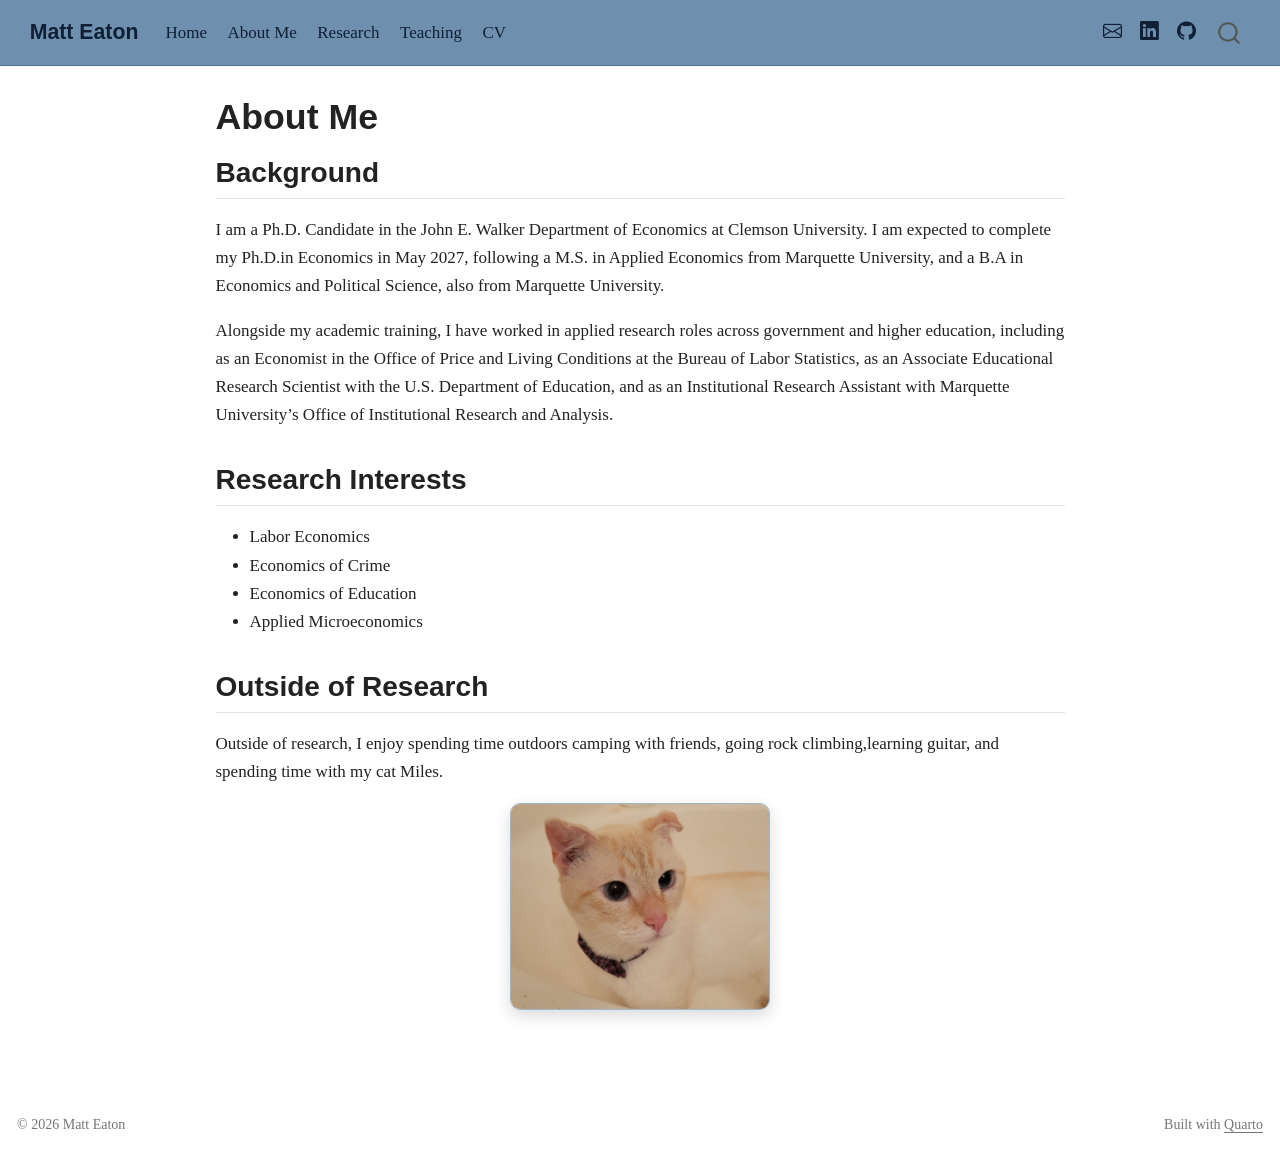
<file: docs/about.html>
<!DOCTYPE html>
<html xmlns="http://www.w3.org/1999/xhtml" lang="en" xml:lang="en"><head>

<meta charset="utf-8">
<meta name="generator" content="quarto-1.10.18">

<meta name="viewport" content="width=device-width, initial-scale=1.0, user-scalable=yes">


<title>About Me – Matt Eaton</title>
<style>
/* Default styles provided by pandoc.
** See https://pandoc.org/MANUAL.html#variables-for-html for config info.
*/
span.smallcaps{font-variant: small-caps;}
div.columns{display: flex; gap: 1.5em;}
div.column{flex: auto;}
@media screen {
div.columns{gap: min(4vw, 1.5em);}
div.column{overflow-x: auto;}
}
div.hanging-indent{margin-left: 1.5em; text-indent: -1.5em;}
ul.task-list{list-style: none;}
ul.task-list li input[type="checkbox"] {
  width: 0.8em;
  margin: 0 0.8em 0.2em -1em; /* quarto-specific, see https://github.com/quarto-dev/quarto-cli/issues/4556 */ 
  vertical-align: middle;
}
</style>


<script src="site_libs/quarto-nav/quarto-nav.js"></script>
<script src="site_libs/quarto-nav/headroom.min.js"></script>
<script src="site_libs/clipboard/clipboard.min.js"></script>
<script src="site_libs/quarto-search/autocomplete.umd.js"></script>
<script src="site_libs/quarto-search/fuse.min.js"></script>
<script src="site_libs/quarto-search/quarto-search.js"></script>
<meta name="quarto:offset" content="./">
<script src="site_libs/quarto-html/quarto.js" type="module"></script>
<script src="site_libs/quarto-html/tabsets/tabsets.js" type="module"></script>
<script src="site_libs/quarto-html/popper.min.js"></script>
<script src="site_libs/quarto-html/tippy.umd.min.js"></script>
<script src="site_libs/quarto-html/anchor.min.js"></script>
<link href="site_libs/quarto-html/tippy.css" rel="stylesheet">
<link href="site_libs/quarto-html/quarto-syntax-highlighting-64a204ab8560d761af7679ceaba22944.css" rel="stylesheet" id="quarto-text-highlighting-styles">
<script src="site_libs/bootstrap/bootstrap.min.js"></script>
<link href="site_libs/bootstrap/bootstrap-icons.css" rel="stylesheet">
<link href="site_libs/bootstrap/bootstrap-b9268bc799fbaeaa4ad04495d18e55d3.min.css" rel="stylesheet" append-hash="true" id="quarto-bootstrap" data-mode="light">
<script id="quarto-search-options" type="application/json">{
  "location": "navbar",
  "copy-button": false,
  "collapse-after": 3,
  "panel-placement": "end",
  "type": "overlay",
  "limit": 50,
  "keyboard-shortcut": [
    "f",
    "/",
    "s"
  ],
  "show-item-context": false,
  "language": {
    "search-no-results-text": "No results",
    "search-matching-documents-text": "matching documents",
    "search-copy-link-title": "Copy link to search",
    "search-hide-matches-text": "Hide additional matches",
    "search-more-match-text": "more match in this document",
    "search-more-matches-text": "more matches in this document",
    "search-clear-button-title": "Clear",
    "search-text-placeholder": "",
    "search-detached-cancel-button-title": "Cancel",
    "search-submit-button-title": "Submit",
    "search-label": "Search"
  }
}</script>
<meta name="google-site-verification" content="eKUOGtMqw6jhmTeXNwSaWKKaqXLQbqcJp8IqRTVAxF4">


<link rel="stylesheet" href="styles.css">
</head>

<body class="nav-fixed fullcontent quarto-light">

<div id="quarto-search-results"></div>
  <header id="quarto-header" class="headroom fixed-top">
    <nav class="navbar navbar-expand-lg " data-bs-theme="dark">
      <div class="navbar-container container-fluid">
      <div class="navbar-brand-container mx-auto">
    <a class="navbar-brand" href="./index.html">
    <span class="navbar-title">Matt Eaton</span>
    </a>
  </div>
            <div id="quarto-search" class="" title="Search"></div>
          <button class="navbar-toggler" type="button" data-bs-toggle="collapse" data-bs-target="#navbarCollapse" aria-controls="navbarCollapse" role="menu" aria-expanded="false" aria-label="Toggle navigation" onclick="if (window.quartoToggleHeadroom) { window.quartoToggleHeadroom(); }">
  <span class="navbar-toggler-icon"></span>
</button>
          <div class="collapse navbar-collapse" id="navbarCollapse">
            <ul class="navbar-nav navbar-nav-scroll me-auto">
  <li class="nav-item">
    <a class="nav-link" href="./index.html"> 
<span class="menu-text">Home</span></a>
  </li>  
  <li class="nav-item">
    <a class="nav-link active" href="./about.html" aria-current="page"> 
<span class="menu-text">About Me</span></a>
  </li>  
  <li class="nav-item">
    <a class="nav-link" href="./research.html"> 
<span class="menu-text">Research</span></a>
  </li>  
  <li class="nav-item">
    <a class="nav-link" href="./teaching.html"> 
<span class="menu-text">Teaching</span></a>
  </li>  
  <li class="nav-item">
    <a class="nav-link" href="./cv.html"> 
<span class="menu-text">CV</span></a>
  </li>  
</ul>
            <ul class="navbar-nav navbar-nav-scroll ms-auto">
  <li class="nav-item compact">
    <a class="nav-link" href="mailto:mreaton@clemson.edu"> <i class="bi bi-envelope" role="img">
</i> 
<span class="menu-text"></span></a>
  </li>  
  <li class="nav-item compact">
    <a class="nav-link" href="https://www.linkedin.com/in/matt-r-eaton/"> <i class="bi bi-linkedin" role="img">
</i> 
<span class="menu-text"></span></a>
  </li>  
  <li class="nav-item compact">
    <a class="nav-link" href="https://github.com/meaton9"> <i class="bi bi-github" role="img">
</i> 
<span class="menu-text"></span></a>
  </li>  
</ul>
          </div> <!-- /navcollapse -->
            <div class="quarto-navbar-tools">
</div>
      </div> <!-- /container-fluid -->
    </nav>
</header>
<!-- content -->
<div id="quarto-content" class="quarto-container page-columns page-rows-contents page-layout-article page-navbar">
<!-- sidebar -->
<!-- margin-sidebar -->
    
<!-- main -->
<main class="content" id="quarto-document-content">

<header id="title-block-header" class="quarto-title-block default">
<div class="quarto-title">
<h1 class="title">About Me</h1>
</div>



<div class="quarto-title-meta">

    
  
    
  </div>
  


</header>


<section id="background" class="level2">
<h2 class="anchored" data-anchor-id="background">Background</h2>
<p>I am a Ph.D.&nbsp;Candidate in the John E. Walker Department of Economics at Clemson University. I am expected to complete my Ph.D.in Economics in May 2027, following a M.S. in Applied Economics from Marquette University, and a B.A in Economics and Political Science, also from Marquette University.</p>
<p>Alongside my academic training, I have worked in applied research roles across government and higher education, including as an Economist in the Office of Price and Living Conditions at the Bureau of Labor Statistics, as an Associate Educational Research Scientist with the U.S. Department of Education, and as an Institutional Research Assistant with Marquette University’s Office of Institutional Research and Analysis.</p>
</section>
<section id="research-interests" class="level2">
<h2 class="anchored" data-anchor-id="research-interests">Research Interests</h2>
<ul>
<li>Labor Economics</li>
<li>Economics of Crime</li>
<li>Economics of Education</li>
<li>Applied Microeconomics</li>
</ul>
</section>
<section id="outside-of-research" class="level2">
<h2 class="anchored" data-anchor-id="outside-of-research">Outside of Research</h2>
<p>Outside of research, I enjoy spending time outdoors camping with friends, going rock climbing,learning guitar, and spending time with my cat Miles.</p>
<p><img src="miles.jpg" class="headshot img-fluid" style="float:none; display:block; margin:1rem auto 0;"></p>


</section>

</main> <!-- /main -->
<script id="quarto-html-after-body" type="application/javascript">
  window.document.addEventListener("DOMContentLoaded", function (event) {
    const icon = "";
    const anchorJS = new window.AnchorJS();
    anchorJS.options = {
      placement: 'right',
      icon: icon
    };
    anchorJS.add('.anchored');
    const isCodeAnnotation = (el) => {
      for (const clz of el.classList) {
        if (clz.startsWith('code-annotation-')) {                     
          return true;
        }
      }
      return false;
    }
    const onCopySuccess = function(e) {
      // button target
      const button = e.trigger;
      // don't keep focus
      button.blur();
      // flash "checked"
      button.classList.add('code-copy-button-checked');
      var currentTitle = button.getAttribute("title");
      button.setAttribute("title", "Copied!");
      let tooltip;
      if (window.bootstrap) {
        button.setAttribute("data-bs-toggle", "tooltip");
        button.setAttribute("data-bs-placement", "left");
        button.setAttribute("data-bs-title", "Copied!");
        tooltip = new bootstrap.Tooltip(button, 
          { trigger: "manual", 
            customClass: "code-copy-button-tooltip",
            offset: [0, -8]});
        tooltip.show();    
      }
      setTimeout(function() {
        if (tooltip) {
          tooltip.hide();
          button.removeAttribute("data-bs-title");
          button.removeAttribute("data-bs-toggle");
          button.removeAttribute("data-bs-placement");
        }
        button.setAttribute("title", currentTitle);
        button.classList.remove('code-copy-button-checked');
      }, 1000);
      // clear code selection
      e.clearSelection();
    }
    const getTextToCopy = function(trigger) {
      const outerScaffold = trigger.parentElement.cloneNode(true);
      const codeEl = outerScaffold.querySelector('code');
      for (const childEl of codeEl.children) {
        if (isCodeAnnotation(childEl)) {
          childEl.remove();
        }
      }
      return codeEl.innerText;
    }
    const clipboard = new window.ClipboardJS('.code-copy-button:not([data-in-quarto-modal])', {
      text: getTextToCopy
    });
    clipboard.on('success', onCopySuccess);
    if (window.document.getElementById('quarto-embedded-source-code-modal')) {
      const clipboardModal = new window.ClipboardJS('.code-copy-button[data-in-quarto-modal]', {
        text: getTextToCopy,
        container: window.document.getElementById('quarto-embedded-source-code-modal')
      });
      clipboardModal.on('success', onCopySuccess);
    }
      var localhostRegex = new RegExp(/^(?:http|https):\/\/localhost\:?[0-9]*\//);
      var mailtoRegex = new RegExp(/^mailto:/);
        var filterRegex = new RegExp("https:\/\/matthew-r-eaton\.github\.io\/");
      var isInternal = (href) => {
          return filterRegex.test(href) || localhostRegex.test(href) || mailtoRegex.test(href);
      }
      // Inspect non-navigation links and adorn them if external
     var links = window.document.querySelectorAll('a[href]:not(.nav-link):not(.navbar-brand):not(.toc-action):not(.sidebar-link):not(.sidebar-item-toggle):not(.pagination-link):not(.no-external):not([aria-hidden]):not(.dropdown-item):not(.quarto-navigation-tool):not(.about-link)');
      for (var i=0; i<links.length; i++) {
        const link = links[i];
        if (!isInternal(link.href)) {
          // undo the damage that might have been done by quarto-nav.js in the case of
          // links that we want to consider external
          if (link.dataset.originalHref !== undefined) {
            link.href = link.dataset.originalHref;
          }
        }
      }
    function tippyHover(el, contentFn, onTriggerFn, onUntriggerFn) {
      const config = {
        allowHTML: true,
        maxWidth: 500,
        delay: 100,
        arrow: false,
        appendTo: function(el) {
            return el.parentElement;
        },
        interactive: true,
        interactiveBorder: 10,
        theme: 'quarto',
        placement: 'bottom-start',
      };
      if (contentFn) {
        config.content = contentFn;
      }
      if (onTriggerFn) {
        config.onTrigger = onTriggerFn;
      }
      if (onUntriggerFn) {
        config.onUntrigger = onUntriggerFn;
      }
      window.tippy(el, config); 
    }
    const noterefs = window.document.querySelectorAll('a[role="doc-noteref"]');
    for (var i=0; i<noterefs.length; i++) {
      const ref = noterefs[i];
      tippyHover(ref, function() {
        // use id or data attribute instead here
        let href = ref.getAttribute('data-footnote-href') || ref.getAttribute('href');
        try { href = new URL(href).hash; } catch {}
        const id = href.replace(/^#\/?/, "");
        const note = window.document.getElementById(id);
        if (note) {
          return note.innerHTML;
        } else {
          return "";
        }
      });
    }
    const xrefs = window.document.querySelectorAll('a.quarto-xref');
    const processXRef = (id, note) => {
      // Strip column container classes
      const stripColumnClz = (el) => {
        el.classList.remove("page-full", "page-columns");
        if (el.children) {
          for (const child of el.children) {
            stripColumnClz(child);
          }
        }
      }
      stripColumnClz(note)
      if (id === null || id.startsWith('sec-')) {
        // Special case sections, only their first couple elements
        const container = document.createElement("div");
        if (note.children && note.children.length > 2) {
          container.appendChild(note.children[0].cloneNode(true));
          for (let i = 1; i < note.children.length; i++) {
            const child = note.children[i];
            if (child.tagName === "P" && child.innerText === "") {
              continue;
            } else {
              container.appendChild(child.cloneNode(true));
              break;
            }
          }
          if (window.Quarto?.typesetMath) {
            window.Quarto.typesetMath(container);
          }
          return container.innerHTML
        } else {
          if (window.Quarto?.typesetMath) {
            window.Quarto.typesetMath(note);
          }
          return note.innerHTML;
        }
      } else {
        // Remove any anchor links if they are present
        const anchorLink = note.querySelector('a.anchorjs-link');
        if (anchorLink) {
          anchorLink.remove();
        }
        if (window.Quarto?.typesetMath) {
          window.Quarto.typesetMath(note);
        }
        if (note.classList.contains("callout")) {
          return note.outerHTML;
        } else {
          return note.innerHTML;
        }
      }
    }
    for (var i=0; i<xrefs.length; i++) {
      const xref = xrefs[i];
      tippyHover(xref, undefined, function(instance) {
        instance.disable();
        let url = xref.getAttribute('href');
        let hash = undefined; 
        if (url.startsWith('#')) {
          hash = url;
        } else {
          try { hash = new URL(url).hash; } catch {}
        }
        if (hash) {
          const id = hash.replace(/^#\/?/, "");
          const note = window.document.getElementById(id);
          if (note !== null) {
            try {
              const html = processXRef(id, note.cloneNode(true));
              instance.setContent(html);
            } finally {
              instance.enable();
              instance.show();
            }
          } else {
            // See if we can fetch this
            fetch(url.split('#')[0])
            .then(res => res.text())
            .then(html => {
              const parser = new DOMParser();
              const htmlDoc = parser.parseFromString(html, "text/html");
              const note = htmlDoc.getElementById(id);
              if (note !== null) {
                const html = processXRef(id, note);
                instance.setContent(html);
              } 
            }).finally(() => {
              instance.enable();
              instance.show();
            });
          }
        } else {
          // See if we can fetch a full url (with no hash to target)
          // This is a special case and we should probably do some content thinning / targeting
          fetch(url)
          .then(res => res.text())
          .then(html => {
            const parser = new DOMParser();
            const htmlDoc = parser.parseFromString(html, "text/html");
            const note = htmlDoc.querySelector('main.content');
            if (note !== null) {
              // This should only happen for chapter cross references
              // (since there is no id in the URL)
              // remove the first header
              if (note.children.length > 0 && note.children[0].tagName === "HEADER") {
                note.children[0].remove();
              }
              const html = processXRef(null, note);
              instance.setContent(html);
            } 
          }).finally(() => {
            instance.enable();
            instance.show();
          });
        }
      }, function(instance) {
      });
    }
        let selectedAnnoteEl;
        const selectorForAnnotation = ( cell, annotation) => {
          let cellAttr = 'data-code-cell="' + cell + '"';
          let lineAttr = 'data-code-annotation="' +  annotation + '"';
          const selector = 'span[' + cellAttr + '][' + lineAttr + ']';
          return selector;
        }
        const selectCodeLines = (annoteEl) => {
          const doc = window.document;
          const targetCell = annoteEl.getAttribute("data-target-cell");
          const targetAnnotation = annoteEl.getAttribute("data-target-annotation");
          const annoteSpan = window.document.querySelector(selectorForAnnotation(targetCell, targetAnnotation));
          const lines = annoteSpan.getAttribute("data-code-lines").split(",");
          const lineIds = lines.map((line) => {
            return targetCell + "-" + line;
          })
          let top = null;
          let height = null;
          let parent = null;
          if (lineIds.length > 0) {
              //compute the position of the single el (top and bottom and make a div)
              const el = window.document.getElementById(lineIds[0]);
              top = el.offsetTop;
              height = el.offsetHeight;
              parent = el.parentElement.parentElement;
            if (lineIds.length > 1) {
              const lastEl = window.document.getElementById(lineIds[lineIds.length - 1]);
              const bottom = lastEl.offsetTop + lastEl.offsetHeight;
              height = bottom - top;
            }
            if (top !== null && height !== null && parent !== null) {
              // cook up a div (if necessary) and position it 
              let div = window.document.getElementById("code-annotation-line-highlight");
              if (div === null) {
                div = window.document.createElement("div");
                div.setAttribute("id", "code-annotation-line-highlight");
                div.style.position = 'absolute';
                parent.appendChild(div);
              }
              div.style.top = top - 2 + "px";
              div.style.height = height + 4 + "px";
              div.style.left = 0;
              let gutterDiv = window.document.getElementById("code-annotation-line-highlight-gutter");
              if (gutterDiv === null) {
                gutterDiv = window.document.createElement("div");
                gutterDiv.setAttribute("id", "code-annotation-line-highlight-gutter");
                gutterDiv.style.position = 'absolute';
                const codeCell = window.document.getElementById(targetCell);
                const gutter = codeCell.querySelector('.code-annotation-gutter');
                gutter.appendChild(gutterDiv);
              }
              gutterDiv.style.top = top - 2 + "px";
              gutterDiv.style.height = height + 4 + "px";
            }
            selectedAnnoteEl = annoteEl;
          }
        };
        const unselectCodeLines = () => {
          const elementsIds = ["code-annotation-line-highlight", "code-annotation-line-highlight-gutter"];
          elementsIds.forEach((elId) => {
            const div = window.document.getElementById(elId);
            if (div) {
              div.remove();
            }
          });
          selectedAnnoteEl = undefined;
        };
          // Handle positioning of the toggle
      window.addEventListener(
        "resize",
        throttle(() => {
          elRect = undefined;
          if (selectedAnnoteEl) {
            selectCodeLines(selectedAnnoteEl);
          }
        }, 10)
      );
      function throttle(fn, ms) {
      let throttle = false;
      let timer;
        return (...args) => {
          if(!throttle) { // first call gets through
              fn.apply(this, args);
              throttle = true;
          } else { // all the others get throttled
              if(timer) clearTimeout(timer); // cancel #2
              timer = setTimeout(() => {
                fn.apply(this, args);
                timer = throttle = false;
              }, ms);
          }
        };
      }
        // Attach click handler to the DT
        const annoteDls = window.document.querySelectorAll('dt[data-target-cell]');
        for (const annoteDlNode of annoteDls) {
          annoteDlNode.addEventListener('click', (event) => {
            const clickedEl = event.target;
            if (clickedEl !== selectedAnnoteEl) {
              unselectCodeLines();
              const activeEl = window.document.querySelector('dt[data-target-cell].code-annotation-active');
              if (activeEl) {
                activeEl.classList.remove('code-annotation-active');
              }
              selectCodeLines(clickedEl);
              clickedEl.classList.add('code-annotation-active');
            } else {
              // Unselect the line
              unselectCodeLines();
              clickedEl.classList.remove('code-annotation-active');
            }
          });
        }
    const findCites = (el) => {
      const parentEl = el.parentElement;
      if (parentEl) {
        const cites = parentEl.dataset.cites;
        if (cites) {
          return {
            el,
            cites: cites.split(' ')
          };
        } else {
          return findCites(el.parentElement)
        }
      } else {
        return undefined;
      }
    };
    var bibliorefs = window.document.querySelectorAll('a[role="doc-biblioref"]');
    for (var i=0; i<bibliorefs.length; i++) {
      const ref = bibliorefs[i];
      const citeInfo = findCites(ref);
      if (citeInfo) {
        tippyHover(citeInfo.el, function() {
          var popup = window.document.createElement('div');
          citeInfo.cites.forEach(function(cite) {
            var citeDiv = window.document.createElement('div');
            citeDiv.classList.add('hanging-indent');
            citeDiv.classList.add('csl-entry');
            var biblioDiv = window.document.getElementById('ref-' + cite);
            if (biblioDiv) {
              citeDiv.innerHTML = biblioDiv.innerHTML;
            }
            popup.appendChild(citeDiv);
          });
          return popup.innerHTML;
        });
      }
    }
  });
  </script>
</div> <!-- /content -->
<footer class="footer">
  <div class="nav-footer">
    <div class="nav-footer-left">
<p>© 2026 Matt Eaton</p>
</div>   
    <div class="nav-footer-center">
      &nbsp;
    </div>
    <div class="nav-footer-right">
<p>Built with <a href="https://quarto.org">Quarto</a></p>
</div>
  </div>
</footer>




</body></html>
</file>
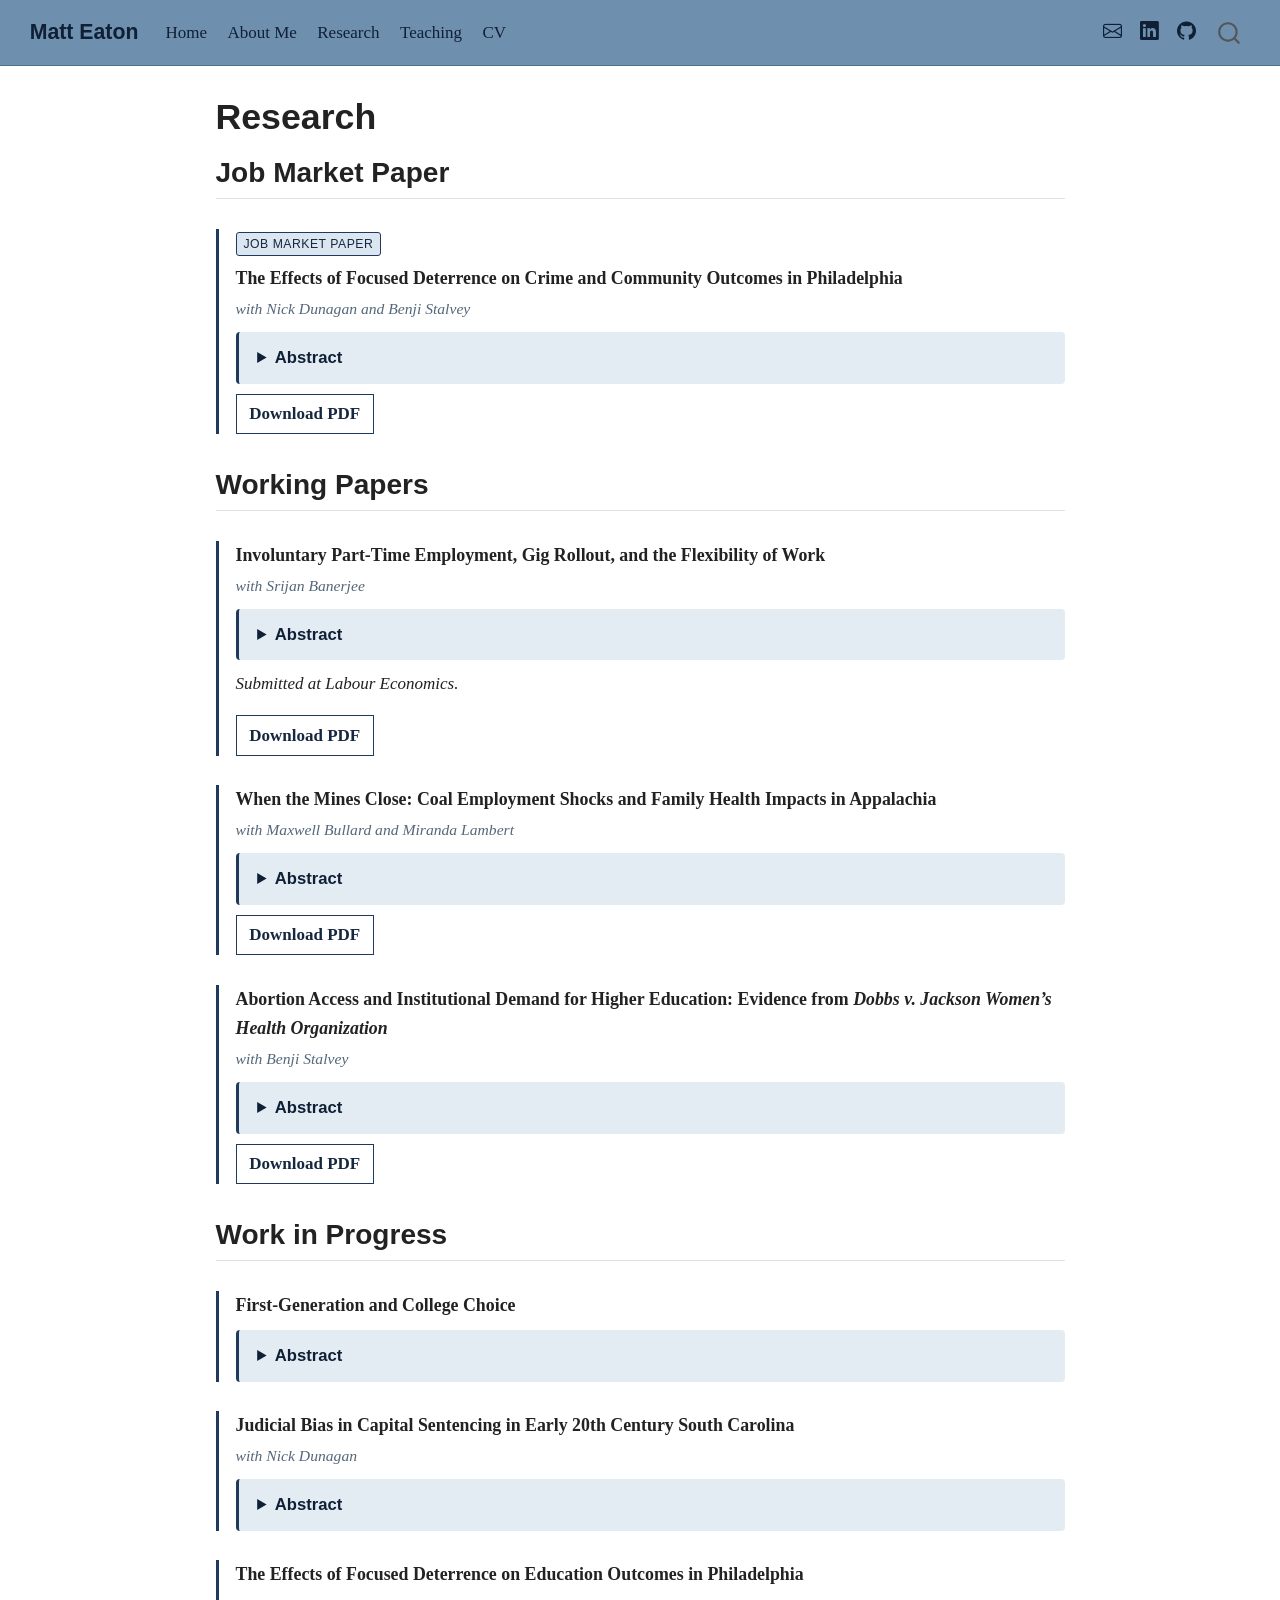
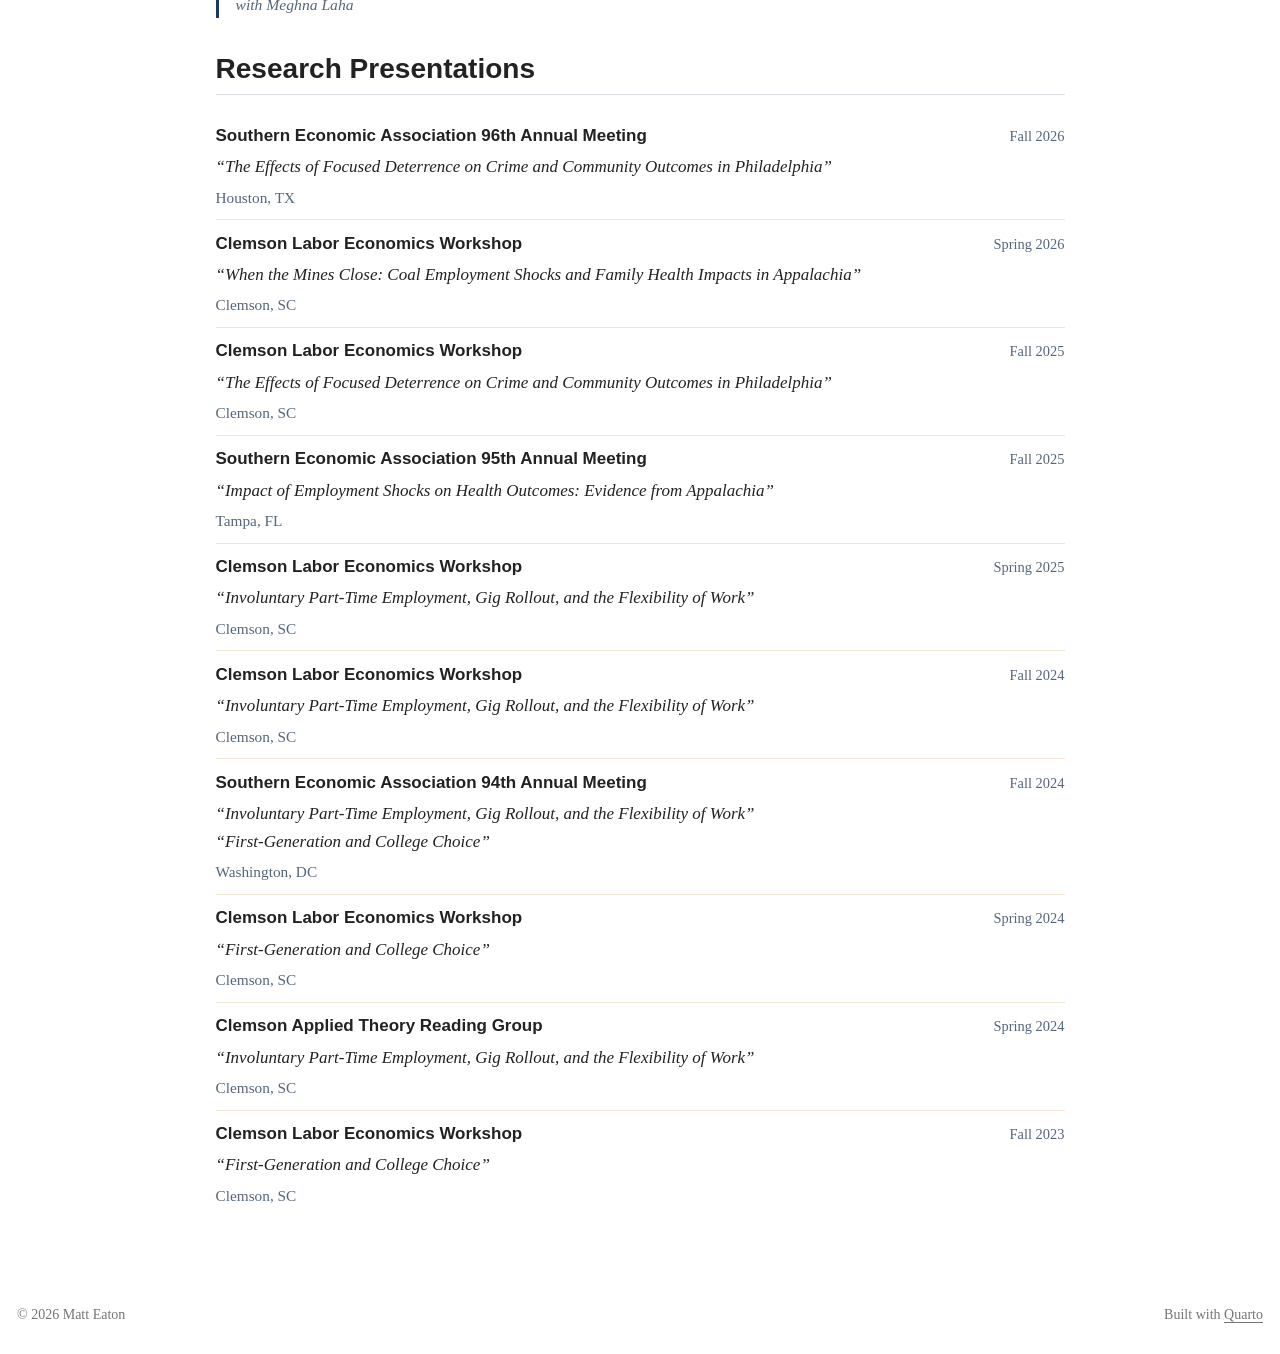
<file: docs/research.html>
<!DOCTYPE html>
<html xmlns="http://www.w3.org/1999/xhtml" lang="en" xml:lang="en"><head>

<meta charset="utf-8">
<meta name="generator" content="quarto-1.10.18">

<meta name="viewport" content="width=device-width, initial-scale=1.0, user-scalable=yes">


<title>Research – Matt Eaton</title>
<style>
/* Default styles provided by pandoc.
** See https://pandoc.org/MANUAL.html#variables-for-html for config info.
*/
span.smallcaps{font-variant: small-caps;}
div.columns{display: flex; gap: 1.5em;}
div.column{flex: auto;}
@media screen {
div.columns{gap: min(4vw, 1.5em);}
div.column{overflow-x: auto;}
}
div.hanging-indent{margin-left: 1.5em; text-indent: -1.5em;}
ul.task-list{list-style: none;}
ul.task-list li input[type="checkbox"] {
  width: 0.8em;
  margin: 0 0.8em 0.2em -1em; /* quarto-specific, see https://github.com/quarto-dev/quarto-cli/issues/4556 */ 
  vertical-align: middle;
}
</style>


<script src="site_libs/quarto-nav/quarto-nav.js"></script>
<script src="site_libs/quarto-nav/headroom.min.js"></script>
<script src="site_libs/clipboard/clipboard.min.js"></script>
<script src="site_libs/quarto-search/autocomplete.umd.js"></script>
<script src="site_libs/quarto-search/fuse.min.js"></script>
<script src="site_libs/quarto-search/quarto-search.js"></script>
<meta name="quarto:offset" content="./">
<script src="site_libs/quarto-html/quarto.js" type="module"></script>
<script src="site_libs/quarto-html/tabsets/tabsets.js" type="module"></script>
<script src="site_libs/quarto-html/popper.min.js"></script>
<script src="site_libs/quarto-html/tippy.umd.min.js"></script>
<script src="site_libs/quarto-html/anchor.min.js"></script>
<link href="site_libs/quarto-html/tippy.css" rel="stylesheet">
<link href="site_libs/quarto-html/quarto-syntax-highlighting-64a204ab8560d761af7679ceaba22944.css" rel="stylesheet" id="quarto-text-highlighting-styles">
<script src="site_libs/bootstrap/bootstrap.min.js"></script>
<link href="site_libs/bootstrap/bootstrap-icons.css" rel="stylesheet">
<link href="site_libs/bootstrap/bootstrap-b9268bc799fbaeaa4ad04495d18e55d3.min.css" rel="stylesheet" append-hash="true" id="quarto-bootstrap" data-mode="light">
<script id="quarto-search-options" type="application/json">{
  "location": "navbar",
  "copy-button": false,
  "collapse-after": 3,
  "panel-placement": "end",
  "type": "overlay",
  "limit": 50,
  "keyboard-shortcut": [
    "f",
    "/",
    "s"
  ],
  "show-item-context": false,
  "language": {
    "search-no-results-text": "No results",
    "search-matching-documents-text": "matching documents",
    "search-copy-link-title": "Copy link to search",
    "search-hide-matches-text": "Hide additional matches",
    "search-more-match-text": "more match in this document",
    "search-more-matches-text": "more matches in this document",
    "search-clear-button-title": "Clear",
    "search-text-placeholder": "",
    "search-detached-cancel-button-title": "Cancel",
    "search-submit-button-title": "Submit",
    "search-label": "Search"
  }
}</script>
<meta name="google-site-verification" content="eKUOGtMqw6jhmTeXNwSaWKKaqXLQbqcJp8IqRTVAxF4">


<link rel="stylesheet" href="styles.css">
</head>

<body class="nav-fixed fullcontent quarto-light">

<div id="quarto-search-results"></div>
  <header id="quarto-header" class="headroom fixed-top">
    <nav class="navbar navbar-expand-lg " data-bs-theme="dark">
      <div class="navbar-container container-fluid">
      <div class="navbar-brand-container mx-auto">
    <a class="navbar-brand" href="./index.html">
    <span class="navbar-title">Matt Eaton</span>
    </a>
  </div>
            <div id="quarto-search" class="" title="Search"></div>
          <button class="navbar-toggler" type="button" data-bs-toggle="collapse" data-bs-target="#navbarCollapse" aria-controls="navbarCollapse" role="menu" aria-expanded="false" aria-label="Toggle navigation" onclick="if (window.quartoToggleHeadroom) { window.quartoToggleHeadroom(); }">
  <span class="navbar-toggler-icon"></span>
</button>
          <div class="collapse navbar-collapse" id="navbarCollapse">
            <ul class="navbar-nav navbar-nav-scroll me-auto">
  <li class="nav-item">
    <a class="nav-link" href="./index.html"> 
<span class="menu-text">Home</span></a>
  </li>  
  <li class="nav-item">
    <a class="nav-link" href="./about.html"> 
<span class="menu-text">About Me</span></a>
  </li>  
  <li class="nav-item">
    <a class="nav-link active" href="./research.html" aria-current="page"> 
<span class="menu-text">Research</span></a>
  </li>  
  <li class="nav-item">
    <a class="nav-link" href="./teaching.html"> 
<span class="menu-text">Teaching</span></a>
  </li>  
  <li class="nav-item">
    <a class="nav-link" href="./cv.html"> 
<span class="menu-text">CV</span></a>
  </li>  
</ul>
            <ul class="navbar-nav navbar-nav-scroll ms-auto">
  <li class="nav-item compact">
    <a class="nav-link" href="mailto:mreaton@clemson.edu"> <i class="bi bi-envelope" role="img">
</i> 
<span class="menu-text"></span></a>
  </li>  
  <li class="nav-item compact">
    <a class="nav-link" href="https://www.linkedin.com/in/matt-r-eaton/"> <i class="bi bi-linkedin" role="img">
</i> 
<span class="menu-text"></span></a>
  </li>  
  <li class="nav-item compact">
    <a class="nav-link" href="https://github.com/meaton9"> <i class="bi bi-github" role="img">
</i> 
<span class="menu-text"></span></a>
  </li>  
</ul>
          </div> <!-- /navcollapse -->
            <div class="quarto-navbar-tools">
</div>
      </div> <!-- /container-fluid -->
    </nav>
</header>
<!-- content -->
<div id="quarto-content" class="quarto-container page-columns page-rows-contents page-layout-article page-navbar">
<!-- sidebar -->
<!-- margin-sidebar -->
    
<!-- main -->
<main class="content" id="quarto-document-content">

<header id="title-block-header" class="quarto-title-block default">
<div class="quarto-title">
<h1 class="title">Research</h1>
</div>



<div class="quarto-title-meta">

    
  
    
  </div>
  


</header>


<section id="job-market-paper" class="level2">
<h2 class="anchored" data-anchor-id="job-market-paper">Job Market Paper</h2>
<div class="paper-block">
<div class="paper-status">
Job Market Paper
</div>
<div class="paper-title">
The Effects of Focused Deterrence on Crime and Community Outcomes in Philadelphia
</div>
<div class="paper-coauthors">
with Nick Dunagan and Benji Stalvey
</div>
<details class="eval-details">
<summary>
Abstract
</summary>
Focused Deterrence is a crime-reduction strategy that combines an increased probability and severity of punishment with direct communication of consequences to individuals identified as likely offenders. Philadelphia implemented Focused Deterrence in 2013 in response to rising gun violence. We estimate this policy’s effects on crime rates as well as community downstream effects on rental pricing and housing valuations. Using a standard difference-in-difference design, we find that the number of shooting victims declined by 41.3 percent and gun crime incidents fell by 24.2 percent. Total reported crime incidents declined by roughly 13.8 percent, reflecting reductions in both violent and non-violent offenses. This reduction in crime resulted in increases in rental prices between 6.0 to 7.5 percent, and housing values from 3.6 to 7.0 percent. Together, these findings suggest that Focused Deterrence’s crime-reduction effects extend beyond its direct targets, and that this broader improvement in neighborhood safety is capitalized into local housing and rental markets.
</details>
<p><a href="papers/philly-fd-jmp.pdf" class="btn btn-outline-dark" role="button"><strong>Download PDF</strong></a></p>
</div>
</section>
<section id="working-papers" class="level2">
<h2 class="anchored" data-anchor-id="working-papers">Working Papers</h2>
<div class="paper-block">
<div class="paper-title">
Involuntary Part-Time Employment, Gig Rollout, and the Flexibility of Work
</div>
<div class="paper-coauthors">
with Srijan Banerjee
</div>
<details class="eval-details">
<summary>
Abstract
</summary>
The Great Recession saw not only high unemployment, but also a sharp rise in involuntary part-time employment—workers seeking full-time work but finding only limited part-time hours. The involuntary part-time employment rate declined gradually throughout the mid-to-late 2010s, a period that coincided with the rapid expansion of gig employment. This paper examines whether the introduction of UberX, a major ride-hailing platform, causally reduced involuntary part-time work in metropolitan area labor forces. We utilize the geographic and temporal rollout of UberX across metropolitan areas to estimate causal effects via a staggered Difference-in-Differences strategy. Our results indicate that UberX entry reduces involuntary part-time employment as a share of the total labor force by 10 percent and as a fraction of total part-time employment by 8.7 percent. We find little evidence of other labor market flows during this period, suggesting that UberX serves as a mechanism for workers to transition from involuntary to voluntary part-time employment.
</details>
<p><em>Submitted at Labour Economics.</em></p>
<p><a href="papers/gig-rollout.pdf" class="btn btn-outline-dark" role="button"><strong>Download PDF</strong></a></p>
</div>
<div class="paper-block">
<div class="paper-title">
When the Mines Close: Coal Employment Shocks and Family Health Impacts in Appalachia
</div>
<div class="paper-coauthors">
with Maxwell Bullard and Miranda Lambert
</div>
<details class="eval-details">
<summary>
Abstract
</summary>
This paper investigates how coal mining employment in Appalachia affects health outcomes across different populations within mining-dependent counties. Using the substitution from coal to natural gas in electricity generation as an exogenous shock to coal demand beginning in the late 2000s, we construct a shift-share instrumental variable that exploits county-level variation in baseline coal dependence. We find that mining employment increases deaths of despair among working-age men, driven entirely by drug poisoning deaths, consistent with occupational exposure to prescription opioids. Mining employment also worsens reproductive health. We observe increases in fetal deaths, low birth weights, and preterm births associated with increased mining activity. However, a tradeoff emerges. Mining employment decline harms populations outside the workforce. We observe a decrease in birth rates as well as increases in deaths of despair among children and the elderly, also driven by drug poisonings. Comparing Appalachian to non-Appalachian coal counties reveals that the observed poisoning pathway is unique to Appalachia and not to coal mining itself. Our results suggest that Appalachian coal counties face competing health costs from both mining employment and its decline, with the burden falling on different members of the community.
</details>
<p><a href="papers/coal-appalachia.pdf" class="btn btn-outline-dark" role="button"><strong>Download PDF</strong></a></p>
</div>
<div class="paper-block">
<div class="paper-title">
Abortion Access and Institutional Demand for Higher Education: Evidence from <em>Dobbs v. Jackson Women’s Health Organization</em>
</div>
<div class="paper-coauthors">
with Benji Stalvey
</div>
<details class="eval-details">
<summary>
Abstract
</summary>
The June 2022 Dobbs v. Jackson Women’s Health Organization decision returned abortion policy to the states, producing the sharpest change in the geography of American abortion access in half a century. We ask how this shock propagated into the market for four-year undergraduate education, using 894 public and private not-for-profit institutions over 2010–2024 and a two-way fixed-effects event study comparing institutions in persistent-ban states to those in never-ban states. Across the application margin, where prior work using elite or high-achieving subsamples has identified declines, we estimate consistent nulls in both sectors: applications, admissions, and the gender composition of applicants do not respond to the bans. The first margin at which we detect a response is enrollment, and it moves in the opposite direction from the dominant health-care-amenity prediction: first-time full-time enrollment rises by roughly 3–10 percent at ban-state institutions relative to never-ban controls, across both genders and both sectors. The application-margin findings of prior work do not generalize beyond the elite slice, and the institution-level demand response to Dobbs is, on net, positive.
</details>
<p><a href="papers/abortion-access-higher-ed.pdf" class="btn btn-outline-dark" role="button"><strong>Download PDF</strong></a></p>
</div>
</section>
<section id="work-in-progress" class="level2">
<h2 class="anchored" data-anchor-id="work-in-progress">Work in Progress</h2>
<div class="paper-block">
<div class="paper-title">
First-Generation and College Choice
</div>
<details class="eval-details">
<summary>
Abstract
</summary>
This paper investigates the relationship between parental education and college matching decisions. First-generation college students more often face challenges in the college application process such as lack of college preparation coursework, lack of financial support to fund postsecondary education, and lack of guidance in applying and choosing which institution to attend. Using the High School Longitudinal Study of 2009, this paper investigates whether first-generation college students are more prone to academically mismatch with their college attended compared to non-first-generation college students. An academic match is the comparison of a student’s placement in the academic ability distribution and their institution’s placement on the college quality distribution. This paper seeks to contribute to the growing college matching literature and to shed light on the role of parental education in the match quality between student and institution attended.
</details>
</div>
<div class="paper-block">
<div class="paper-title">
Judicial Bias in Capital Sentencing in Early 20th Century South Carolina
</div>
<div class="paper-coauthors">
with Nick Dunagan
</div>
<details class="eval-details">
<summary>
Abstract
</summary>
This paper investigates whether racial disparities existed in capital sentencing in South Carolina during the early twentieth century. We construct a novel dataset by digitizing the Report of the Attorney General to the General Assembly of South Carolina and county Criminal Journals, allowing us to observe capital case outcomes at a level of geographic and temporal detail not previously available for this period. Our empirical strategy exploits the rotation of judges across judicial circuits, which effectively randomized the assignment of judges to counties at different points in the year, generating plausibly exogenous variation in the judge presiding over a given capital case. Focusing on murder and rape—the principal capital offenses of the period—we examine whether sentencing outcomes varied systematically with the race of the defendant, and whether the race of the victim, and the interaction between defendant and victim race, further shaped these outcomes. By situating this analysis within an era of widespread societal discrimination, the paper contributes historical context to the ongoing discussion of judicial decision-making and racial disparities in the American criminal justice system.
</details>
</div>
<div class="paper-block">
<div class="paper-title">
The Effects of Focused Deterrence on Education Outcomes in Philadelphia
</div>
<div class="paper-coauthors">
with Meghna Laha
</div>
</div>
</section>
<section id="research-presentations" class="level2">
<h2 class="anchored" data-anchor-id="research-presentations">Research Presentations</h2>
<div class="presentation-item">
<div class="presentation-header">
<span class="presentation-venue">Southern Economic Association 96th Annual Meeting</span><span class="presentation-term">Fall 2026</span>
</div>
<div class="presentation-title">
“The Effects of Focused Deterrence on Crime and Community Outcomes in Philadelphia”
</div>
<div class="presentation-location">
Houston, TX
</div>
</div>
<div class="presentation-item">
<div class="presentation-header">
<span class="presentation-venue">Clemson Labor Economics Workshop</span><span class="presentation-term">Spring 2026</span>
</div>
<div class="presentation-title">
“When the Mines Close: Coal Employment Shocks and Family Health Impacts in Appalachia”
</div>
<div class="presentation-location">
Clemson, SC
</div>
</div>
<div class="presentation-item">
<div class="presentation-header">
<span class="presentation-venue">Clemson Labor Economics Workshop</span><span class="presentation-term">Fall 2025</span>
</div>
<div class="presentation-title">
“The Effects of Focused Deterrence on Crime and Community Outcomes in Philadelphia”
</div>
<div class="presentation-location">
Clemson, SC
</div>
</div>
<div class="presentation-item">
<div class="presentation-header">
<span class="presentation-venue">Southern Economic Association 95th Annual Meeting</span><span class="presentation-term">Fall 2025</span>
</div>
<div class="presentation-title">
“Impact of Employment Shocks on Health Outcomes: Evidence from Appalachia”
</div>
<div class="presentation-location">
Tampa, FL
</div>
</div>
<div class="presentation-item">
<div class="presentation-header">
<span class="presentation-venue">Clemson Labor Economics Workshop</span><span class="presentation-term">Spring 2025</span>
</div>
<div class="presentation-title">
“Involuntary Part-Time Employment, Gig Rollout, and the Flexibility of Work”
</div>
<div class="presentation-location">
Clemson, SC
</div>
</div>
<div class="presentation-item">
<div class="presentation-header">
<span class="presentation-venue">Clemson Labor Economics Workshop</span><span class="presentation-term">Fall 2024</span>
</div>
<div class="presentation-title">
“Involuntary Part-Time Employment, Gig Rollout, and the Flexibility of Work”
</div>
<div class="presentation-location">
Clemson, SC
</div>
</div>
<div class="presentation-item">
<div class="presentation-header">
<span class="presentation-venue">Southern Economic Association 94th Annual Meeting</span><span class="presentation-term">Fall 2024</span>
</div>
<div class="presentation-title">
“Involuntary Part-Time Employment, Gig Rollout, and the Flexibility of Work”<br>“First-Generation and College Choice”
</div>
<div class="presentation-location">
Washington, DC
</div>
</div>
<div class="presentation-item">
<div class="presentation-header">
<span class="presentation-venue">Clemson Labor Economics Workshop</span><span class="presentation-term">Spring 2024</span>
</div>
<div class="presentation-title">
“First-Generation and College Choice”
</div>
<div class="presentation-location">
Clemson, SC
</div>
</div>
<div class="presentation-item">
<div class="presentation-header">
<span class="presentation-venue">Clemson Applied Theory Reading Group</span><span class="presentation-term">Spring 2024</span>
</div>
<div class="presentation-title">
“Involuntary Part-Time Employment, Gig Rollout, and the Flexibility of Work”
</div>
<div class="presentation-location">
Clemson, SC
</div>
</div>
<div class="presentation-item">
<div class="presentation-header">
<span class="presentation-venue">Clemson Labor Economics Workshop</span><span class="presentation-term">Fall 2023</span>
</div>
<div class="presentation-title">
“First-Generation and College Choice”
</div>
<div class="presentation-location">
Clemson, SC
</div>
</div>


</section>

</main> <!-- /main -->
<script id="quarto-html-after-body" type="application/javascript">
  window.document.addEventListener("DOMContentLoaded", function (event) {
    const icon = "";
    const anchorJS = new window.AnchorJS();
    anchorJS.options = {
      placement: 'right',
      icon: icon
    };
    anchorJS.add('.anchored');
    const isCodeAnnotation = (el) => {
      for (const clz of el.classList) {
        if (clz.startsWith('code-annotation-')) {                     
          return true;
        }
      }
      return false;
    }
    const onCopySuccess = function(e) {
      // button target
      const button = e.trigger;
      // don't keep focus
      button.blur();
      // flash "checked"
      button.classList.add('code-copy-button-checked');
      var currentTitle = button.getAttribute("title");
      button.setAttribute("title", "Copied!");
      let tooltip;
      if (window.bootstrap) {
        button.setAttribute("data-bs-toggle", "tooltip");
        button.setAttribute("data-bs-placement", "left");
        button.setAttribute("data-bs-title", "Copied!");
        tooltip = new bootstrap.Tooltip(button, 
          { trigger: "manual", 
            customClass: "code-copy-button-tooltip",
            offset: [0, -8]});
        tooltip.show();    
      }
      setTimeout(function() {
        if (tooltip) {
          tooltip.hide();
          button.removeAttribute("data-bs-title");
          button.removeAttribute("data-bs-toggle");
          button.removeAttribute("data-bs-placement");
        }
        button.setAttribute("title", currentTitle);
        button.classList.remove('code-copy-button-checked');
      }, 1000);
      // clear code selection
      e.clearSelection();
    }
    const getTextToCopy = function(trigger) {
      const outerScaffold = trigger.parentElement.cloneNode(true);
      const codeEl = outerScaffold.querySelector('code');
      for (const childEl of codeEl.children) {
        if (isCodeAnnotation(childEl)) {
          childEl.remove();
        }
      }
      return codeEl.innerText;
    }
    const clipboard = new window.ClipboardJS('.code-copy-button:not([data-in-quarto-modal])', {
      text: getTextToCopy
    });
    clipboard.on('success', onCopySuccess);
    if (window.document.getElementById('quarto-embedded-source-code-modal')) {
      const clipboardModal = new window.ClipboardJS('.code-copy-button[data-in-quarto-modal]', {
        text: getTextToCopy,
        container: window.document.getElementById('quarto-embedded-source-code-modal')
      });
      clipboardModal.on('success', onCopySuccess);
    }
      var localhostRegex = new RegExp(/^(?:http|https):\/\/localhost\:?[0-9]*\//);
      var mailtoRegex = new RegExp(/^mailto:/);
        var filterRegex = new RegExp("https:\/\/matthew-r-eaton\.github\.io\/");
      var isInternal = (href) => {
          return filterRegex.test(href) || localhostRegex.test(href) || mailtoRegex.test(href);
      }
      // Inspect non-navigation links and adorn them if external
     var links = window.document.querySelectorAll('a[href]:not(.nav-link):not(.navbar-brand):not(.toc-action):not(.sidebar-link):not(.sidebar-item-toggle):not(.pagination-link):not(.no-external):not([aria-hidden]):not(.dropdown-item):not(.quarto-navigation-tool):not(.about-link)');
      for (var i=0; i<links.length; i++) {
        const link = links[i];
        if (!isInternal(link.href)) {
          // undo the damage that might have been done by quarto-nav.js in the case of
          // links that we want to consider external
          if (link.dataset.originalHref !== undefined) {
            link.href = link.dataset.originalHref;
          }
        }
      }
    function tippyHover(el, contentFn, onTriggerFn, onUntriggerFn) {
      const config = {
        allowHTML: true,
        maxWidth: 500,
        delay: 100,
        arrow: false,
        appendTo: function(el) {
            return el.parentElement;
        },
        interactive: true,
        interactiveBorder: 10,
        theme: 'quarto',
        placement: 'bottom-start',
      };
      if (contentFn) {
        config.content = contentFn;
      }
      if (onTriggerFn) {
        config.onTrigger = onTriggerFn;
      }
      if (onUntriggerFn) {
        config.onUntrigger = onUntriggerFn;
      }
      window.tippy(el, config); 
    }
    const noterefs = window.document.querySelectorAll('a[role="doc-noteref"]');
    for (var i=0; i<noterefs.length; i++) {
      const ref = noterefs[i];
      tippyHover(ref, function() {
        // use id or data attribute instead here
        let href = ref.getAttribute('data-footnote-href') || ref.getAttribute('href');
        try { href = new URL(href).hash; } catch {}
        const id = href.replace(/^#\/?/, "");
        const note = window.document.getElementById(id);
        if (note) {
          return note.innerHTML;
        } else {
          return "";
        }
      });
    }
    const xrefs = window.document.querySelectorAll('a.quarto-xref');
    const processXRef = (id, note) => {
      // Strip column container classes
      const stripColumnClz = (el) => {
        el.classList.remove("page-full", "page-columns");
        if (el.children) {
          for (const child of el.children) {
            stripColumnClz(child);
          }
        }
      }
      stripColumnClz(note)
      if (id === null || id.startsWith('sec-')) {
        // Special case sections, only their first couple elements
        const container = document.createElement("div");
        if (note.children && note.children.length > 2) {
          container.appendChild(note.children[0].cloneNode(true));
          for (let i = 1; i < note.children.length; i++) {
            const child = note.children[i];
            if (child.tagName === "P" && child.innerText === "") {
              continue;
            } else {
              container.appendChild(child.cloneNode(true));
              break;
            }
          }
          if (window.Quarto?.typesetMath) {
            window.Quarto.typesetMath(container);
          }
          return container.innerHTML
        } else {
          if (window.Quarto?.typesetMath) {
            window.Quarto.typesetMath(note);
          }
          return note.innerHTML;
        }
      } else {
        // Remove any anchor links if they are present
        const anchorLink = note.querySelector('a.anchorjs-link');
        if (anchorLink) {
          anchorLink.remove();
        }
        if (window.Quarto?.typesetMath) {
          window.Quarto.typesetMath(note);
        }
        if (note.classList.contains("callout")) {
          return note.outerHTML;
        } else {
          return note.innerHTML;
        }
      }
    }
    for (var i=0; i<xrefs.length; i++) {
      const xref = xrefs[i];
      tippyHover(xref, undefined, function(instance) {
        instance.disable();
        let url = xref.getAttribute('href');
        let hash = undefined; 
        if (url.startsWith('#')) {
          hash = url;
        } else {
          try { hash = new URL(url).hash; } catch {}
        }
        if (hash) {
          const id = hash.replace(/^#\/?/, "");
          const note = window.document.getElementById(id);
          if (note !== null) {
            try {
              const html = processXRef(id, note.cloneNode(true));
              instance.setContent(html);
            } finally {
              instance.enable();
              instance.show();
            }
          } else {
            // See if we can fetch this
            fetch(url.split('#')[0])
            .then(res => res.text())
            .then(html => {
              const parser = new DOMParser();
              const htmlDoc = parser.parseFromString(html, "text/html");
              const note = htmlDoc.getElementById(id);
              if (note !== null) {
                const html = processXRef(id, note);
                instance.setContent(html);
              } 
            }).finally(() => {
              instance.enable();
              instance.show();
            });
          }
        } else {
          // See if we can fetch a full url (with no hash to target)
          // This is a special case and we should probably do some content thinning / targeting
          fetch(url)
          .then(res => res.text())
          .then(html => {
            const parser = new DOMParser();
            const htmlDoc = parser.parseFromString(html, "text/html");
            const note = htmlDoc.querySelector('main.content');
            if (note !== null) {
              // This should only happen for chapter cross references
              // (since there is no id in the URL)
              // remove the first header
              if (note.children.length > 0 && note.children[0].tagName === "HEADER") {
                note.children[0].remove();
              }
              const html = processXRef(null, note);
              instance.setContent(html);
            } 
          }).finally(() => {
            instance.enable();
            instance.show();
          });
        }
      }, function(instance) {
      });
    }
        let selectedAnnoteEl;
        const selectorForAnnotation = ( cell, annotation) => {
          let cellAttr = 'data-code-cell="' + cell + '"';
          let lineAttr = 'data-code-annotation="' +  annotation + '"';
          const selector = 'span[' + cellAttr + '][' + lineAttr + ']';
          return selector;
        }
        const selectCodeLines = (annoteEl) => {
          const doc = window.document;
          const targetCell = annoteEl.getAttribute("data-target-cell");
          const targetAnnotation = annoteEl.getAttribute("data-target-annotation");
          const annoteSpan = window.document.querySelector(selectorForAnnotation(targetCell, targetAnnotation));
          const lines = annoteSpan.getAttribute("data-code-lines").split(",");
          const lineIds = lines.map((line) => {
            return targetCell + "-" + line;
          })
          let top = null;
          let height = null;
          let parent = null;
          if (lineIds.length > 0) {
              //compute the position of the single el (top and bottom and make a div)
              const el = window.document.getElementById(lineIds[0]);
              top = el.offsetTop;
              height = el.offsetHeight;
              parent = el.parentElement.parentElement;
            if (lineIds.length > 1) {
              const lastEl = window.document.getElementById(lineIds[lineIds.length - 1]);
              const bottom = lastEl.offsetTop + lastEl.offsetHeight;
              height = bottom - top;
            }
            if (top !== null && height !== null && parent !== null) {
              // cook up a div (if necessary) and position it 
              let div = window.document.getElementById("code-annotation-line-highlight");
              if (div === null) {
                div = window.document.createElement("div");
                div.setAttribute("id", "code-annotation-line-highlight");
                div.style.position = 'absolute';
                parent.appendChild(div);
              }
              div.style.top = top - 2 + "px";
              div.style.height = height + 4 + "px";
              div.style.left = 0;
              let gutterDiv = window.document.getElementById("code-annotation-line-highlight-gutter");
              if (gutterDiv === null) {
                gutterDiv = window.document.createElement("div");
                gutterDiv.setAttribute("id", "code-annotation-line-highlight-gutter");
                gutterDiv.style.position = 'absolute';
                const codeCell = window.document.getElementById(targetCell);
                const gutter = codeCell.querySelector('.code-annotation-gutter');
                gutter.appendChild(gutterDiv);
              }
              gutterDiv.style.top = top - 2 + "px";
              gutterDiv.style.height = height + 4 + "px";
            }
            selectedAnnoteEl = annoteEl;
          }
        };
        const unselectCodeLines = () => {
          const elementsIds = ["code-annotation-line-highlight", "code-annotation-line-highlight-gutter"];
          elementsIds.forEach((elId) => {
            const div = window.document.getElementById(elId);
            if (div) {
              div.remove();
            }
          });
          selectedAnnoteEl = undefined;
        };
          // Handle positioning of the toggle
      window.addEventListener(
        "resize",
        throttle(() => {
          elRect = undefined;
          if (selectedAnnoteEl) {
            selectCodeLines(selectedAnnoteEl);
          }
        }, 10)
      );
      function throttle(fn, ms) {
      let throttle = false;
      let timer;
        return (...args) => {
          if(!throttle) { // first call gets through
              fn.apply(this, args);
              throttle = true;
          } else { // all the others get throttled
              if(timer) clearTimeout(timer); // cancel #2
              timer = setTimeout(() => {
                fn.apply(this, args);
                timer = throttle = false;
              }, ms);
          }
        };
      }
        // Attach click handler to the DT
        const annoteDls = window.document.querySelectorAll('dt[data-target-cell]');
        for (const annoteDlNode of annoteDls) {
          annoteDlNode.addEventListener('click', (event) => {
            const clickedEl = event.target;
            if (clickedEl !== selectedAnnoteEl) {
              unselectCodeLines();
              const activeEl = window.document.querySelector('dt[data-target-cell].code-annotation-active');
              if (activeEl) {
                activeEl.classList.remove('code-annotation-active');
              }
              selectCodeLines(clickedEl);
              clickedEl.classList.add('code-annotation-active');
            } else {
              // Unselect the line
              unselectCodeLines();
              clickedEl.classList.remove('code-annotation-active');
            }
          });
        }
    const findCites = (el) => {
      const parentEl = el.parentElement;
      if (parentEl) {
        const cites = parentEl.dataset.cites;
        if (cites) {
          return {
            el,
            cites: cites.split(' ')
          };
        } else {
          return findCites(el.parentElement)
        }
      } else {
        return undefined;
      }
    };
    var bibliorefs = window.document.querySelectorAll('a[role="doc-biblioref"]');
    for (var i=0; i<bibliorefs.length; i++) {
      const ref = bibliorefs[i];
      const citeInfo = findCites(ref);
      if (citeInfo) {
        tippyHover(citeInfo.el, function() {
          var popup = window.document.createElement('div');
          citeInfo.cites.forEach(function(cite) {
            var citeDiv = window.document.createElement('div');
            citeDiv.classList.add('hanging-indent');
            citeDiv.classList.add('csl-entry');
            var biblioDiv = window.document.getElementById('ref-' + cite);
            if (biblioDiv) {
              citeDiv.innerHTML = biblioDiv.innerHTML;
            }
            popup.appendChild(citeDiv);
          });
          return popup.innerHTML;
        });
      }
    }
  });
  </script>
</div> <!-- /content -->
<footer class="footer">
  <div class="nav-footer">
    <div class="nav-footer-left">
<p>© 2026 Matt Eaton</p>
</div>   
    <div class="nav-footer-center">
      &nbsp;
    </div>
    <div class="nav-footer-right">
<p>Built with <a href="https://quarto.org">Quarto</a></p>
</div>
  </div>
</footer>




</body></html>
</file>
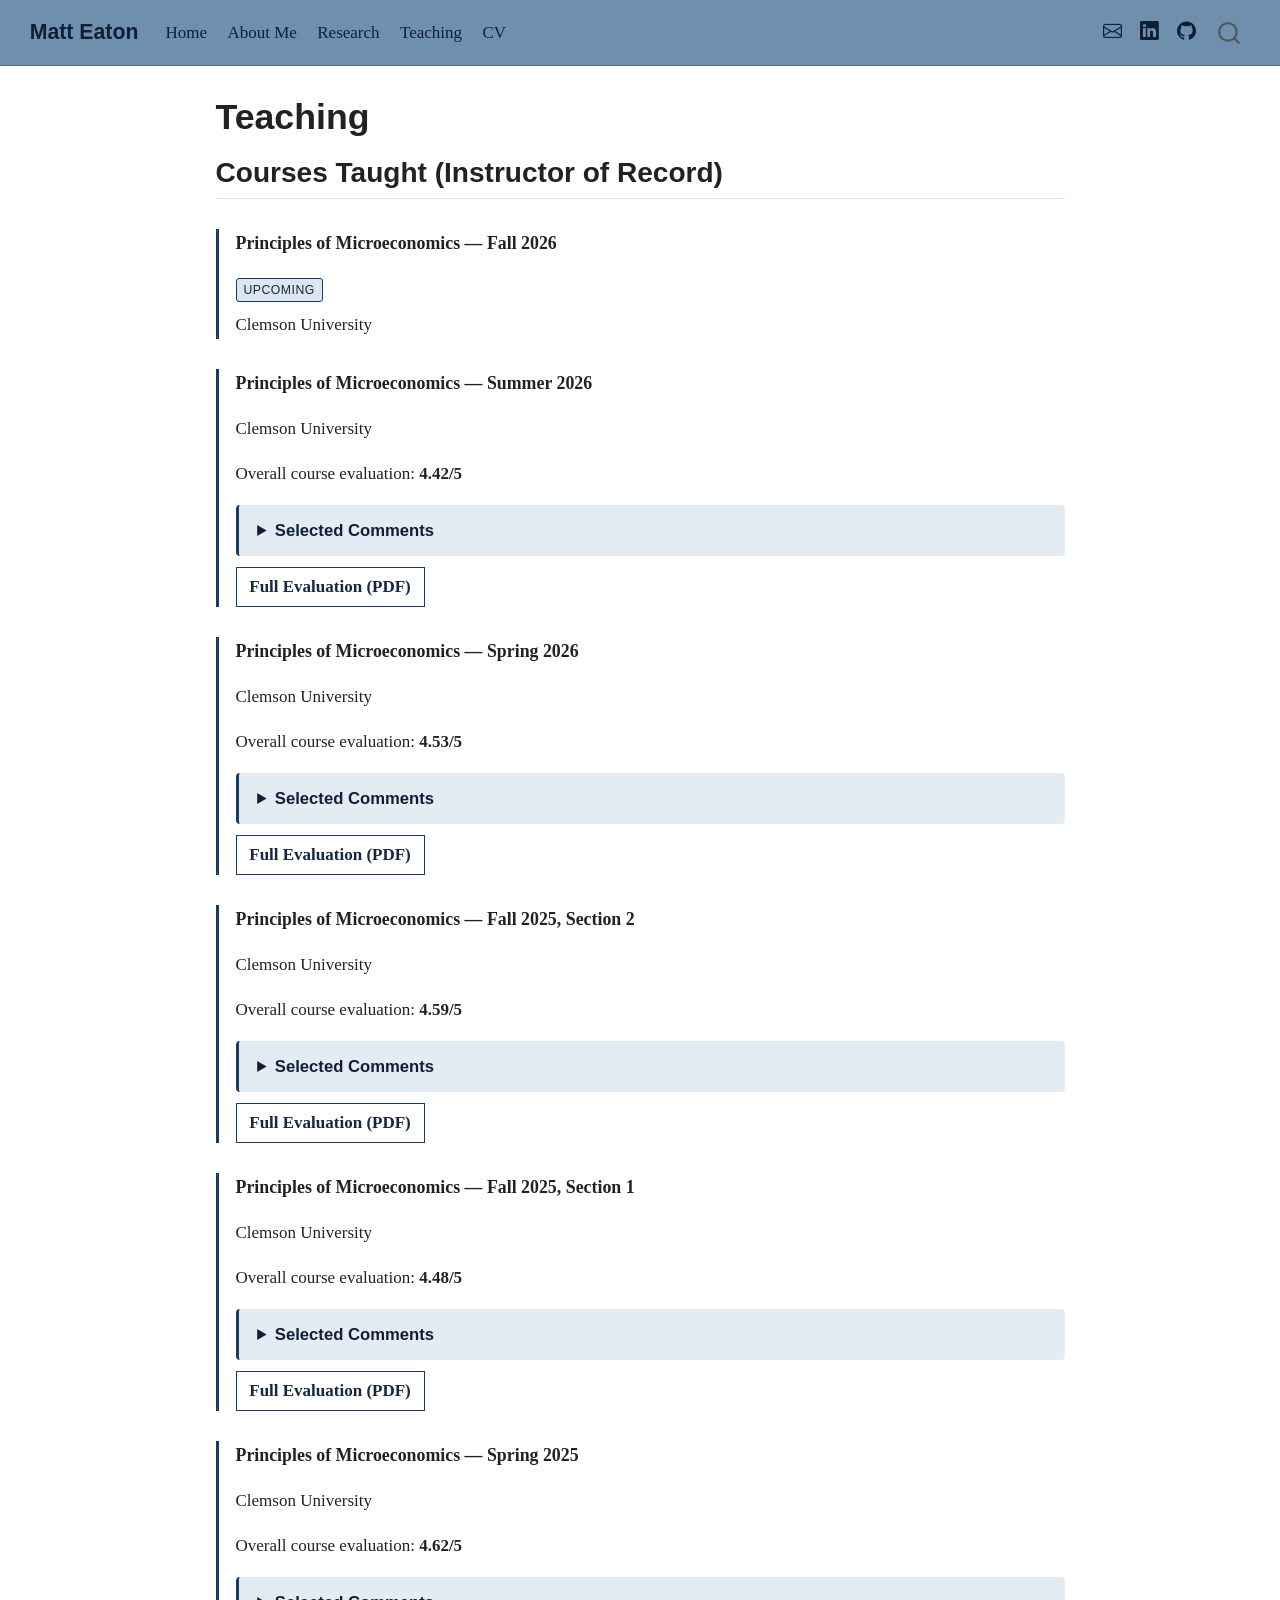
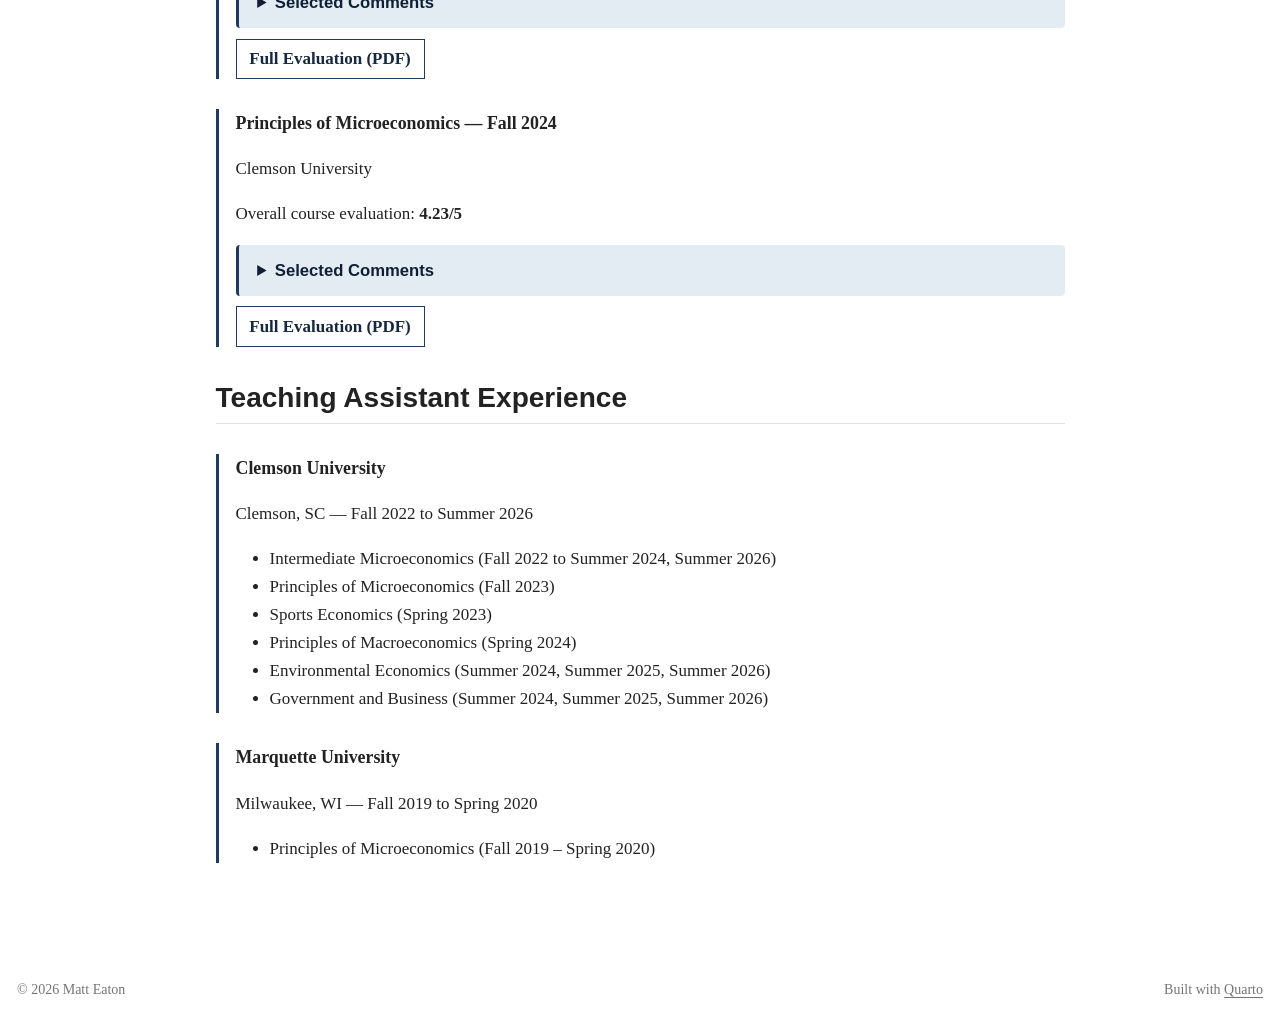
<file: docs/teaching.html>
<!DOCTYPE html>
<html xmlns="http://www.w3.org/1999/xhtml" lang="en" xml:lang="en"><head>

<meta charset="utf-8">
<meta name="generator" content="quarto-1.10.18">

<meta name="viewport" content="width=device-width, initial-scale=1.0, user-scalable=yes">


<title>Teaching – Matt Eaton</title>
<style>
/* Default styles provided by pandoc.
** See https://pandoc.org/MANUAL.html#variables-for-html for config info.
*/
span.smallcaps{font-variant: small-caps;}
div.columns{display: flex; gap: 1.5em;}
div.column{flex: auto;}
@media screen {
div.columns{gap: min(4vw, 1.5em);}
div.column{overflow-x: auto;}
}
div.hanging-indent{margin-left: 1.5em; text-indent: -1.5em;}
ul.task-list{list-style: none;}
ul.task-list li input[type="checkbox"] {
  width: 0.8em;
  margin: 0 0.8em 0.2em -1em; /* quarto-specific, see https://github.com/quarto-dev/quarto-cli/issues/4556 */ 
  vertical-align: middle;
}
</style>


<script src="site_libs/quarto-nav/quarto-nav.js"></script>
<script src="site_libs/quarto-nav/headroom.min.js"></script>
<script src="site_libs/clipboard/clipboard.min.js"></script>
<script src="site_libs/quarto-search/autocomplete.umd.js"></script>
<script src="site_libs/quarto-search/fuse.min.js"></script>
<script src="site_libs/quarto-search/quarto-search.js"></script>
<meta name="quarto:offset" content="./">
<script src="site_libs/quarto-html/quarto.js" type="module"></script>
<script src="site_libs/quarto-html/tabsets/tabsets.js" type="module"></script>
<script src="site_libs/quarto-html/popper.min.js"></script>
<script src="site_libs/quarto-html/tippy.umd.min.js"></script>
<script src="site_libs/quarto-html/anchor.min.js"></script>
<link href="site_libs/quarto-html/tippy.css" rel="stylesheet">
<link href="site_libs/quarto-html/quarto-syntax-highlighting-64a204ab8560d761af7679ceaba22944.css" rel="stylesheet" id="quarto-text-highlighting-styles">
<script src="site_libs/bootstrap/bootstrap.min.js"></script>
<link href="site_libs/bootstrap/bootstrap-icons.css" rel="stylesheet">
<link href="site_libs/bootstrap/bootstrap-b9268bc799fbaeaa4ad04495d18e55d3.min.css" rel="stylesheet" append-hash="true" id="quarto-bootstrap" data-mode="light">
<script id="quarto-search-options" type="application/json">{
  "location": "navbar",
  "copy-button": false,
  "collapse-after": 3,
  "panel-placement": "end",
  "type": "overlay",
  "limit": 50,
  "keyboard-shortcut": [
    "f",
    "/",
    "s"
  ],
  "show-item-context": false,
  "language": {
    "search-no-results-text": "No results",
    "search-matching-documents-text": "matching documents",
    "search-copy-link-title": "Copy link to search",
    "search-hide-matches-text": "Hide additional matches",
    "search-more-match-text": "more match in this document",
    "search-more-matches-text": "more matches in this document",
    "search-clear-button-title": "Clear",
    "search-text-placeholder": "",
    "search-detached-cancel-button-title": "Cancel",
    "search-submit-button-title": "Submit",
    "search-label": "Search"
  }
}</script>
<meta name="google-site-verification" content="eKUOGtMqw6jhmTeXNwSaWKKaqXLQbqcJp8IqRTVAxF4">


<link rel="stylesheet" href="styles.css">
</head>

<body class="nav-fixed fullcontent quarto-light">

<div id="quarto-search-results"></div>
  <header id="quarto-header" class="headroom fixed-top">
    <nav class="navbar navbar-expand-lg " data-bs-theme="dark">
      <div class="navbar-container container-fluid">
      <div class="navbar-brand-container mx-auto">
    <a class="navbar-brand" href="./index.html">
    <span class="navbar-title">Matt Eaton</span>
    </a>
  </div>
            <div id="quarto-search" class="" title="Search"></div>
          <button class="navbar-toggler" type="button" data-bs-toggle="collapse" data-bs-target="#navbarCollapse" aria-controls="navbarCollapse" role="menu" aria-expanded="false" aria-label="Toggle navigation" onclick="if (window.quartoToggleHeadroom) { window.quartoToggleHeadroom(); }">
  <span class="navbar-toggler-icon"></span>
</button>
          <div class="collapse navbar-collapse" id="navbarCollapse">
            <ul class="navbar-nav navbar-nav-scroll me-auto">
  <li class="nav-item">
    <a class="nav-link" href="./index.html"> 
<span class="menu-text">Home</span></a>
  </li>  
  <li class="nav-item">
    <a class="nav-link" href="./about.html"> 
<span class="menu-text">About Me</span></a>
  </li>  
  <li class="nav-item">
    <a class="nav-link" href="./research.html"> 
<span class="menu-text">Research</span></a>
  </li>  
  <li class="nav-item">
    <a class="nav-link active" href="./teaching.html" aria-current="page"> 
<span class="menu-text">Teaching</span></a>
  </li>  
  <li class="nav-item">
    <a class="nav-link" href="./cv.html"> 
<span class="menu-text">CV</span></a>
  </li>  
</ul>
            <ul class="navbar-nav navbar-nav-scroll ms-auto">
  <li class="nav-item compact">
    <a class="nav-link" href="mailto:mreaton@clemson.edu"> <i class="bi bi-envelope" role="img">
</i> 
<span class="menu-text"></span></a>
  </li>  
  <li class="nav-item compact">
    <a class="nav-link" href="https://www.linkedin.com/in/matt-r-eaton/"> <i class="bi bi-linkedin" role="img">
</i> 
<span class="menu-text"></span></a>
  </li>  
  <li class="nav-item compact">
    <a class="nav-link" href="https://github.com/meaton9"> <i class="bi bi-github" role="img">
</i> 
<span class="menu-text"></span></a>
  </li>  
</ul>
          </div> <!-- /navcollapse -->
            <div class="quarto-navbar-tools">
</div>
      </div> <!-- /container-fluid -->
    </nav>
</header>
<!-- content -->
<div id="quarto-content" class="quarto-container page-columns page-rows-contents page-layout-article page-navbar">
<!-- sidebar -->
<!-- margin-sidebar -->
    
<!-- main -->
<main class="content" id="quarto-document-content">

<header id="title-block-header" class="quarto-title-block default">
<div class="quarto-title">
<h1 class="title">Teaching</h1>
</div>



<div class="quarto-title-meta">

    
  
    
  </div>
  


</header>


<section id="courses-taught-instructor-of-record" class="level2">
<h2 class="anchored" data-anchor-id="courses-taught-instructor-of-record">Courses Taught (Instructor of Record)</h2>
<div class="paper-block">
<div class="paper-title">
<p>Principles of Microeconomics — Fall 2026</p>
</div>
<div class="paper-status">
Upcoming
</div>
<p>Clemson University</p>
</div>
<div class="paper-block">
<div class="paper-title">
<p>Principles of Microeconomics — Summer 2026</p>
</div>
<p>Clemson University</p>
<p>Overall course evaluation: <strong>4.42/5</strong></p>
<details class="eval-details">
<summary>
Selected Comments
</summary>
<div class="eval-quote">
<p>“Professor Matt’s Microeconomics class was excellent, and a lot of that came down to his teaching. He explained tricky concepts like supply and demand and elasticity in a clear, easy to follow way, and used real world examples that made everything click. He was clearly passionate about the subject, which made the class engaging. The course was also well organized. Topics built on each other logically, so the material never felt overwhelming or random. His tests and assignments matched what we actually learned in class, so studying felt useful instead of stressful. Overall, Matt created a class where I felt comfortable asking questions and actually understood the material by the end. I’d definitely recommend this class and this professor to other students.”</p>
</div>
<div class="eval-quote">
<p>“I believe Mr.&nbsp;Eaton made it very clear what was expected of us during this course. He always gave us a heads up about upcoming assignments, tests and what we needed to study for the midterm and final. Furthermore, everything we learned and did in this course was related to economics and required us to use critical thinking skills to solve problems.”</p>
</div>
</details>
<p><a href="evals/principles-micro-summer2026.pdf" class="btn btn-outline-dark" role="button"><strong>Full Evaluation (PDF)</strong></a></p>
</div>
<div class="paper-block">
<div class="paper-title">
<p>Principles of Microeconomics — Spring 2026</p>
</div>
<p>Clemson University</p>
<p>Overall course evaluation: <strong>4.53/5</strong></p>
<details class="eval-details">
<summary>
Selected Comments
</summary>
<div class="eval-quote">
<p>“I loved how this course built ideas off of each other and taught everything in a way that made you understand the connections. This class definitely improved my analytical skills, and Matt Eaton did a great job of encouraging us to think critically while still helping us through everything and guiding us as a professor should.”</p>
</div>
<div class="eval-quote">
<p>“Matt is a great teacher. He can clearly communicate the necessary material and gets directly to the point. Class time is not wasted and we learn all of the material necessary. He is openly available for help inside and outside of class and the class is very open to asking questions at any point. He is an excellent teacher and I wish all my teachers could communicate as clearly as him.”</p>
</div>
<div class="eval-quote">
<p>“Matt is very good at grabbing student’s attention. He does a good job of balancing cracking jokes and relating the examples to college students, but knowing when it’s time to get more serious about economics. The class average on exams is always high, and I believe this is partially because he makes students clearly understand the topic and because he is generally liked in the class.”</p>
</div>
<div class="eval-quote">
<p>“Mr.&nbsp;Eaton himself was one of the best teachers I have had in college. Teaches well writes everything out and goes into detail with you about the problem sets.”</p>
</div>
<div class="eval-quote">
<p>“Mr.&nbsp;Eaton is one of the best professors I’ve ever had. He is so helpful and intentional with every single one of their students. He actually wants to make sure they understand the content rather than just zipping through to get them out of the class.”</p>
</div>
<div class="eval-quote">
<p>“I liked this class a lot. I’m actually going to minor in Economics after this class! He was really easy to communicate with, and always willing to answer any questions. Very approachable!”</p>
</div>
<div class="eval-quote">
<p>“GOAT teacher. I have such an interest in economics after this class. Presents the information very well and makes every topic seem simple.”</p>
</div>
</details>
<p><a href="evals/principles-micro-spring2026.pdf" class="btn btn-outline-dark" role="button"><strong>Full Evaluation (PDF)</strong></a></p>
</div>
<div class="paper-block">
<div class="paper-title">
<p>Principles of Microeconomics — Fall 2025, Section 2</p>
</div>
<p>Clemson University</p>
<p>Overall course evaluation: <strong>4.59/5</strong></p>
<details class="eval-details">
<summary>
Selected Comments
</summary>
<div class="eval-quote">
<p>“He really helped us understand microeconomics. In high school I never was good at econ and figured I would just never understand it for the rest of my life, but now I actually enjoy it and really understand it. He is just really good at connecting econ to real world examples that really helps me to understand.”</p>
</div>
<div class="eval-quote">
<p>“He communicated very well, answered all questions, and is very easy to talk to and ask for help. He clearly outlines in the beginning of the course the structure and timeline of the class. He does everything he can to help the students out and is very understanding.”</p>
</div>
<div class="eval-quote">
<p>“Mr.&nbsp;Eaton was very easy to talk to and very helpful with any questions. He brought a sense of understanding that we are all living lives, too. Awesome teacher.”</p>
</div>
</details>
<p><a href="evals/principles-micro-fall2025-2.pdf" class="btn btn-outline-dark" role="button"><strong>Full Evaluation (PDF)</strong></a></p>
</div>
<div class="paper-block">
<div class="paper-title">
<p>Principles of Microeconomics — Fall 2025, Section 1</p>
</div>
<p>Clemson University</p>
<p>Overall course evaluation: <strong>4.48/5</strong></p>
<details class="eval-details">
<summary>
Selected Comments
</summary>
<div class="eval-quote">
<p>“By far the best professor I have had so far! He lets us know of any upcoming assignments, quizzes, or tests way ahead of time and gives us a great amount of time to complete things to our best ability. The way he explains concepts and gives examples is very effective because he connects it to real world things that we understand. Any question asked he explains it in such a helpful way that benefits each student tremendously. I am very comfortable asking for help because he is very eager to help each student. He gives us beyond the proper tools to succeed on exams and sets what to expect very early on. This course has made me excited to take Macro and sparked my interest in the field of economics!”</p>
</div>
<div class="eval-quote">
<p>“Mr.&nbsp;Eaton was extremely organized when it came to our course. He communicated very well with us as students, whether it was a change in course material or due date, he always let us know as soon as possible. He is also a very understanding and compassionate professor, something about the way he teaches just shows that he truly cares about his students and how they do in his class. I had him for an 8:00 am MWF, and I never dreaded coming to his class, it is actually the one class that I truly enjoy going to. He also makes the most of our class time, he does move kind of fast, but he always posts the notes before class and it is word for word of what he says during his lectures. Even though he goes kind of fast, he is always very sure to answer any questions that we have.”</p>
</div>
</details>
<p><a href="evals/principles-micro-fall2025-1.pdf" class="btn btn-outline-dark" role="button"><strong>Full Evaluation (PDF)</strong></a></p>
</div>
<div class="paper-block">
<div class="paper-title">
<p>Principles of Microeconomics — Spring 2025</p>
</div>
<p>Clemson University</p>
<p>Overall course evaluation: <strong>4.62/5</strong></p>
<details class="eval-details">
<summary>
Selected Comments
</summary>
<div class="eval-quote">
<p>“Professor was wonderful and great at explaining all topics, making the class easy with how understandable it was. He pushed for questions and answered them really well, and wanted to make sure we knew the topics. Great teacher.”</p>
</div>
<div class="eval-quote">
<p>“Professor Eaton is a great teacher. He knows what he is talking about and can communicate his knowledge well to the students. His teaching style includes hand-writing notes on the whiteboard and connecting the topics to real life. He was the reason I was successful in this class.”</p>
</div>
<div class="eval-quote">
<p>“I think Matt is a great professor, he is very clear about his expectations in the course and quite easy to reach. He also is very helpful when answering questions and easy to approach, he is also very clear when explaining concepts that are difficult and gives helpful examples.”</p>
</div>
<div class="eval-quote">
<p>“Mr.&nbsp;Eaton is very good at teaching Econ. I have gained a strong understanding of the course from him, and like how he runs the course. He is a strong communicator and teacher.”</p>
</div>
</details>
<p><a href="evals/principles-micro-spring2025.pdf" class="btn btn-outline-dark" role="button"><strong>Full Evaluation (PDF)</strong></a></p>
</div>
<div class="paper-block">
<div class="paper-title">
<p>Principles of Microeconomics — Fall 2024</p>
</div>
<p>Clemson University</p>
<p>Overall course evaluation: <strong>4.23/5</strong></p>
<details class="eval-details">
<summary>
Selected Comments
</summary>
<div class="eval-quote">
<p>“This professor truly cared about us as students. He strived to make sure we understood the material and would send out lengthy emails of problems worked out that we were confused on. He always asked us how he could help us better understand the material and was super helpful.”</p>
</div>
<div class="eval-quote">
<p>“The way he taught felt different and better than other professors which led to my success.”</p>
</div>
</details>
<p><a href="evals/principles-micro-fall2024.pdf" class="btn btn-outline-dark" role="button"><strong>Full Evaluation (PDF)</strong></a></p>
</div>
</section>
<section id="teaching-assistant-experience" class="level2">
<h2 class="anchored" data-anchor-id="teaching-assistant-experience">Teaching Assistant Experience</h2>
<div class="paper-block">
<div class="paper-title">
<p>Clemson University</p>
</div>
<p>Clemson, SC — Fall 2022 to Summer 2026</p>
<ul>
<li>Intermediate Microeconomics (Fall 2022 to Summer 2024, Summer 2026)</li>
<li>Principles of Microeconomics (Fall 2023)</li>
<li>Sports Economics (Spring 2023)</li>
<li>Principles of Macroeconomics (Spring 2024)</li>
<li>Environmental Economics (Summer 2024, Summer 2025, Summer 2026)</li>
<li>Government and Business (Summer 2024, Summer 2025, Summer 2026)</li>
</ul>
</div>
<div class="paper-block">
<div class="paper-title">
<p>Marquette University</p>
</div>
<p>Milwaukee, WI — Fall 2019 to Spring 2020</p>
<ul>
<li>Principles of Microeconomics (Fall 2019 – Spring 2020)</li>
</ul>
</div>


</section>

</main> <!-- /main -->
<script id="quarto-html-after-body" type="application/javascript">
  window.document.addEventListener("DOMContentLoaded", function (event) {
    const icon = "";
    const anchorJS = new window.AnchorJS();
    anchorJS.options = {
      placement: 'right',
      icon: icon
    };
    anchorJS.add('.anchored');
    const isCodeAnnotation = (el) => {
      for (const clz of el.classList) {
        if (clz.startsWith('code-annotation-')) {                     
          return true;
        }
      }
      return false;
    }
    const onCopySuccess = function(e) {
      // button target
      const button = e.trigger;
      // don't keep focus
      button.blur();
      // flash "checked"
      button.classList.add('code-copy-button-checked');
      var currentTitle = button.getAttribute("title");
      button.setAttribute("title", "Copied!");
      let tooltip;
      if (window.bootstrap) {
        button.setAttribute("data-bs-toggle", "tooltip");
        button.setAttribute("data-bs-placement", "left");
        button.setAttribute("data-bs-title", "Copied!");
        tooltip = new bootstrap.Tooltip(button, 
          { trigger: "manual", 
            customClass: "code-copy-button-tooltip",
            offset: [0, -8]});
        tooltip.show();    
      }
      setTimeout(function() {
        if (tooltip) {
          tooltip.hide();
          button.removeAttribute("data-bs-title");
          button.removeAttribute("data-bs-toggle");
          button.removeAttribute("data-bs-placement");
        }
        button.setAttribute("title", currentTitle);
        button.classList.remove('code-copy-button-checked');
      }, 1000);
      // clear code selection
      e.clearSelection();
    }
    const getTextToCopy = function(trigger) {
      const outerScaffold = trigger.parentElement.cloneNode(true);
      const codeEl = outerScaffold.querySelector('code');
      for (const childEl of codeEl.children) {
        if (isCodeAnnotation(childEl)) {
          childEl.remove();
        }
      }
      return codeEl.innerText;
    }
    const clipboard = new window.ClipboardJS('.code-copy-button:not([data-in-quarto-modal])', {
      text: getTextToCopy
    });
    clipboard.on('success', onCopySuccess);
    if (window.document.getElementById('quarto-embedded-source-code-modal')) {
      const clipboardModal = new window.ClipboardJS('.code-copy-button[data-in-quarto-modal]', {
        text: getTextToCopy,
        container: window.document.getElementById('quarto-embedded-source-code-modal')
      });
      clipboardModal.on('success', onCopySuccess);
    }
      var localhostRegex = new RegExp(/^(?:http|https):\/\/localhost\:?[0-9]*\//);
      var mailtoRegex = new RegExp(/^mailto:/);
        var filterRegex = new RegExp("https:\/\/matthew-r-eaton\.github\.io\/");
      var isInternal = (href) => {
          return filterRegex.test(href) || localhostRegex.test(href) || mailtoRegex.test(href);
      }
      // Inspect non-navigation links and adorn them if external
     var links = window.document.querySelectorAll('a[href]:not(.nav-link):not(.navbar-brand):not(.toc-action):not(.sidebar-link):not(.sidebar-item-toggle):not(.pagination-link):not(.no-external):not([aria-hidden]):not(.dropdown-item):not(.quarto-navigation-tool):not(.about-link)');
      for (var i=0; i<links.length; i++) {
        const link = links[i];
        if (!isInternal(link.href)) {
          // undo the damage that might have been done by quarto-nav.js in the case of
          // links that we want to consider external
          if (link.dataset.originalHref !== undefined) {
            link.href = link.dataset.originalHref;
          }
        }
      }
    function tippyHover(el, contentFn, onTriggerFn, onUntriggerFn) {
      const config = {
        allowHTML: true,
        maxWidth: 500,
        delay: 100,
        arrow: false,
        appendTo: function(el) {
            return el.parentElement;
        },
        interactive: true,
        interactiveBorder: 10,
        theme: 'quarto',
        placement: 'bottom-start',
      };
      if (contentFn) {
        config.content = contentFn;
      }
      if (onTriggerFn) {
        config.onTrigger = onTriggerFn;
      }
      if (onUntriggerFn) {
        config.onUntrigger = onUntriggerFn;
      }
      window.tippy(el, config); 
    }
    const noterefs = window.document.querySelectorAll('a[role="doc-noteref"]');
    for (var i=0; i<noterefs.length; i++) {
      const ref = noterefs[i];
      tippyHover(ref, function() {
        // use id or data attribute instead here
        let href = ref.getAttribute('data-footnote-href') || ref.getAttribute('href');
        try { href = new URL(href).hash; } catch {}
        const id = href.replace(/^#\/?/, "");
        const note = window.document.getElementById(id);
        if (note) {
          return note.innerHTML;
        } else {
          return "";
        }
      });
    }
    const xrefs = window.document.querySelectorAll('a.quarto-xref');
    const processXRef = (id, note) => {
      // Strip column container classes
      const stripColumnClz = (el) => {
        el.classList.remove("page-full", "page-columns");
        if (el.children) {
          for (const child of el.children) {
            stripColumnClz(child);
          }
        }
      }
      stripColumnClz(note)
      if (id === null || id.startsWith('sec-')) {
        // Special case sections, only their first couple elements
        const container = document.createElement("div");
        if (note.children && note.children.length > 2) {
          container.appendChild(note.children[0].cloneNode(true));
          for (let i = 1; i < note.children.length; i++) {
            const child = note.children[i];
            if (child.tagName === "P" && child.innerText === "") {
              continue;
            } else {
              container.appendChild(child.cloneNode(true));
              break;
            }
          }
          if (window.Quarto?.typesetMath) {
            window.Quarto.typesetMath(container);
          }
          return container.innerHTML
        } else {
          if (window.Quarto?.typesetMath) {
            window.Quarto.typesetMath(note);
          }
          return note.innerHTML;
        }
      } else {
        // Remove any anchor links if they are present
        const anchorLink = note.querySelector('a.anchorjs-link');
        if (anchorLink) {
          anchorLink.remove();
        }
        if (window.Quarto?.typesetMath) {
          window.Quarto.typesetMath(note);
        }
        if (note.classList.contains("callout")) {
          return note.outerHTML;
        } else {
          return note.innerHTML;
        }
      }
    }
    for (var i=0; i<xrefs.length; i++) {
      const xref = xrefs[i];
      tippyHover(xref, undefined, function(instance) {
        instance.disable();
        let url = xref.getAttribute('href');
        let hash = undefined; 
        if (url.startsWith('#')) {
          hash = url;
        } else {
          try { hash = new URL(url).hash; } catch {}
        }
        if (hash) {
          const id = hash.replace(/^#\/?/, "");
          const note = window.document.getElementById(id);
          if (note !== null) {
            try {
              const html = processXRef(id, note.cloneNode(true));
              instance.setContent(html);
            } finally {
              instance.enable();
              instance.show();
            }
          } else {
            // See if we can fetch this
            fetch(url.split('#')[0])
            .then(res => res.text())
            .then(html => {
              const parser = new DOMParser();
              const htmlDoc = parser.parseFromString(html, "text/html");
              const note = htmlDoc.getElementById(id);
              if (note !== null) {
                const html = processXRef(id, note);
                instance.setContent(html);
              } 
            }).finally(() => {
              instance.enable();
              instance.show();
            });
          }
        } else {
          // See if we can fetch a full url (with no hash to target)
          // This is a special case and we should probably do some content thinning / targeting
          fetch(url)
          .then(res => res.text())
          .then(html => {
            const parser = new DOMParser();
            const htmlDoc = parser.parseFromString(html, "text/html");
            const note = htmlDoc.querySelector('main.content');
            if (note !== null) {
              // This should only happen for chapter cross references
              // (since there is no id in the URL)
              // remove the first header
              if (note.children.length > 0 && note.children[0].tagName === "HEADER") {
                note.children[0].remove();
              }
              const html = processXRef(null, note);
              instance.setContent(html);
            } 
          }).finally(() => {
            instance.enable();
            instance.show();
          });
        }
      }, function(instance) {
      });
    }
        let selectedAnnoteEl;
        const selectorForAnnotation = ( cell, annotation) => {
          let cellAttr = 'data-code-cell="' + cell + '"';
          let lineAttr = 'data-code-annotation="' +  annotation + '"';
          const selector = 'span[' + cellAttr + '][' + lineAttr + ']';
          return selector;
        }
        const selectCodeLines = (annoteEl) => {
          const doc = window.document;
          const targetCell = annoteEl.getAttribute("data-target-cell");
          const targetAnnotation = annoteEl.getAttribute("data-target-annotation");
          const annoteSpan = window.document.querySelector(selectorForAnnotation(targetCell, targetAnnotation));
          const lines = annoteSpan.getAttribute("data-code-lines").split(",");
          const lineIds = lines.map((line) => {
            return targetCell + "-" + line;
          })
          let top = null;
          let height = null;
          let parent = null;
          if (lineIds.length > 0) {
              //compute the position of the single el (top and bottom and make a div)
              const el = window.document.getElementById(lineIds[0]);
              top = el.offsetTop;
              height = el.offsetHeight;
              parent = el.parentElement.parentElement;
            if (lineIds.length > 1) {
              const lastEl = window.document.getElementById(lineIds[lineIds.length - 1]);
              const bottom = lastEl.offsetTop + lastEl.offsetHeight;
              height = bottom - top;
            }
            if (top !== null && height !== null && parent !== null) {
              // cook up a div (if necessary) and position it 
              let div = window.document.getElementById("code-annotation-line-highlight");
              if (div === null) {
                div = window.document.createElement("div");
                div.setAttribute("id", "code-annotation-line-highlight");
                div.style.position = 'absolute';
                parent.appendChild(div);
              }
              div.style.top = top - 2 + "px";
              div.style.height = height + 4 + "px";
              div.style.left = 0;
              let gutterDiv = window.document.getElementById("code-annotation-line-highlight-gutter");
              if (gutterDiv === null) {
                gutterDiv = window.document.createElement("div");
                gutterDiv.setAttribute("id", "code-annotation-line-highlight-gutter");
                gutterDiv.style.position = 'absolute';
                const codeCell = window.document.getElementById(targetCell);
                const gutter = codeCell.querySelector('.code-annotation-gutter');
                gutter.appendChild(gutterDiv);
              }
              gutterDiv.style.top = top - 2 + "px";
              gutterDiv.style.height = height + 4 + "px";
            }
            selectedAnnoteEl = annoteEl;
          }
        };
        const unselectCodeLines = () => {
          const elementsIds = ["code-annotation-line-highlight", "code-annotation-line-highlight-gutter"];
          elementsIds.forEach((elId) => {
            const div = window.document.getElementById(elId);
            if (div) {
              div.remove();
            }
          });
          selectedAnnoteEl = undefined;
        };
          // Handle positioning of the toggle
      window.addEventListener(
        "resize",
        throttle(() => {
          elRect = undefined;
          if (selectedAnnoteEl) {
            selectCodeLines(selectedAnnoteEl);
          }
        }, 10)
      );
      function throttle(fn, ms) {
      let throttle = false;
      let timer;
        return (...args) => {
          if(!throttle) { // first call gets through
              fn.apply(this, args);
              throttle = true;
          } else { // all the others get throttled
              if(timer) clearTimeout(timer); // cancel #2
              timer = setTimeout(() => {
                fn.apply(this, args);
                timer = throttle = false;
              }, ms);
          }
        };
      }
        // Attach click handler to the DT
        const annoteDls = window.document.querySelectorAll('dt[data-target-cell]');
        for (const annoteDlNode of annoteDls) {
          annoteDlNode.addEventListener('click', (event) => {
            const clickedEl = event.target;
            if (clickedEl !== selectedAnnoteEl) {
              unselectCodeLines();
              const activeEl = window.document.querySelector('dt[data-target-cell].code-annotation-active');
              if (activeEl) {
                activeEl.classList.remove('code-annotation-active');
              }
              selectCodeLines(clickedEl);
              clickedEl.classList.add('code-annotation-active');
            } else {
              // Unselect the line
              unselectCodeLines();
              clickedEl.classList.remove('code-annotation-active');
            }
          });
        }
    const findCites = (el) => {
      const parentEl = el.parentElement;
      if (parentEl) {
        const cites = parentEl.dataset.cites;
        if (cites) {
          return {
            el,
            cites: cites.split(' ')
          };
        } else {
          return findCites(el.parentElement)
        }
      } else {
        return undefined;
      }
    };
    var bibliorefs = window.document.querySelectorAll('a[role="doc-biblioref"]');
    for (var i=0; i<bibliorefs.length; i++) {
      const ref = bibliorefs[i];
      const citeInfo = findCites(ref);
      if (citeInfo) {
        tippyHover(citeInfo.el, function() {
          var popup = window.document.createElement('div');
          citeInfo.cites.forEach(function(cite) {
            var citeDiv = window.document.createElement('div');
            citeDiv.classList.add('hanging-indent');
            citeDiv.classList.add('csl-entry');
            var biblioDiv = window.document.getElementById('ref-' + cite);
            if (biblioDiv) {
              citeDiv.innerHTML = biblioDiv.innerHTML;
            }
            popup.appendChild(citeDiv);
          });
          return popup.innerHTML;
        });
      }
    }
  });
  </script>
</div> <!-- /content -->
<footer class="footer">
  <div class="nav-footer">
    <div class="nav-footer-left">
<p>© 2026 Matt Eaton</p>
</div>   
    <div class="nav-footer-center">
      &nbsp;
    </div>
    <div class="nav-footer-right">
<p>Built with <a href="https://quarto.org">Quarto</a></p>
</div>
  </div>
</footer>




</body></html>
</file>
<file: site_libs/quarto-html/tippy.css>
.tippy-box[data-animation=fade][data-state=hidden]{opacity:0}[data-tippy-root]{max-width:calc(100vw - 10px)}.tippy-box{position:relative;background-color:#333;color:#fff;border-radius:4px;font-size:14px;line-height:1.4;white-space:normal;outline:0;transition-property:transform,visibility,opacity}.tippy-box[data-placement^=top]>.tippy-arrow{bottom:0}.tippy-box[data-placement^=top]>.tippy-arrow:before{bottom:-7px;left:0;border-width:8px 8px 0;border-top-color:initial;transform-origin:center top}.tippy-box[data-placement^=bottom]>.tippy-arrow{top:0}.tippy-box[data-placement^=bottom]>.tippy-arrow:before{top:-7px;left:0;border-width:0 8px 8px;border-bottom-color:initial;transform-origin:center bottom}.tippy-box[data-placement^=left]>.tippy-arrow{right:0}.tippy-box[data-placement^=left]>.tippy-arrow:before{border-width:8px 0 8px 8px;border-left-color:initial;right:-7px;transform-origin:center left}.tippy-box[data-placement^=right]>.tippy-arrow{left:0}.tippy-box[data-placement^=right]>.tippy-arrow:before{left:-7px;border-width:8px 8px 8px 0;border-right-color:initial;transform-origin:center right}.tippy-box[data-inertia][data-state=visible]{transition-timing-function:cubic-bezier(.54,1.5,.38,1.11)}.tippy-arrow{width:16px;height:16px;color:#333}.tippy-arrow:before{content:"";position:absolute;border-color:transparent;border-style:solid}.tippy-content{position:relative;padding:5px 9px;z-index:1}
</file>
<file: site_libs/quarto-html/quarto-syntax-highlighting-64a204ab8560d761af7679ceaba22944.css>
/* quarto syntax highlight colors */
:root {
  --quarto-hl-ot-color: #003B4F;
  --quarto-hl-at-color: #657422;
  --quarto-hl-ss-color: #20794D;
  --quarto-hl-an-color: #5E5E5E;
  --quarto-hl-fu-color: #4758AB;
  --quarto-hl-st-color: #20794D;
  --quarto-hl-cf-color: #003B4F;
  --quarto-hl-op-color: #5E5E5E;
  --quarto-hl-er-color: #AD0000;
  --quarto-hl-bn-color: #AD0000;
  --quarto-hl-al-color: #AD0000;
  --quarto-hl-va-color: #111111;
  --quarto-hl-bu-color: inherit;
  --quarto-hl-ex-color: inherit;
  --quarto-hl-pp-color: #AD0000;
  --quarto-hl-in-color: #5E5E5E;
  --quarto-hl-vs-color: #20794D;
  --quarto-hl-wa-color: #5E5E5E;
  --quarto-hl-do-color: #5E5E5E;
  --quarto-hl-im-color: #00769E;
  --quarto-hl-ch-color: #20794D;
  --quarto-hl-dt-color: #AD0000;
  --quarto-hl-fl-color: #AD0000;
  --quarto-hl-co-color: #5E5E5E;
  --quarto-hl-cv-color: #5E5E5E;
  --quarto-hl-cn-color: #8f5902;
  --quarto-hl-sc-color: #5E5E5E;
  --quarto-hl-dv-color: #AD0000;
  --quarto-hl-kw-color: #003B4F;
}

/* other quarto variables */
:root {
  --quarto-font-monospace: SFMono-Regular, Menlo, Monaco, Consolas, "Liberation Mono", "Courier New", monospace;
}

/* syntax highlight based on Pandoc's rules */
pre > code.sourceCode > span {
  color: #003B4F;
}

code.sourceCode > span {
  color: #003B4F;
}

div.sourceCode,
div.sourceCode pre.sourceCode {
  color: #003B4F;
}

/* Normal */
code span {
  color: #003B4F;
}

/* Alert */
code span.al {
  color: #AD0000;
  font-style: inherit;
}

/* Annotation */
code span.an {
  color: #5E5E5E;
  font-style: inherit;
}

/* Attribute */
code span.at {
  color: #657422;
  font-style: inherit;
}

/* BaseN */
code span.bn {
  color: #AD0000;
  font-style: inherit;
}

/* BuiltIn */
code span.bu {
  font-style: inherit;
}

/* ControlFlow */
code span.cf {
  color: #003B4F;
  font-weight: bold;
  font-style: inherit;
}

/* Char */
code span.ch {
  color: #20794D;
  font-style: inherit;
}

/* Constant */
code span.cn {
  color: #8f5902;
  font-style: inherit;
}

/* Comment */
code span.co {
  color: #5E5E5E;
  font-style: inherit;
}

/* CommentVar */
code span.cv {
  color: #5E5E5E;
  font-style: italic;
}

/* Documentation */
code span.do {
  color: #5E5E5E;
  font-style: italic;
}

/* DataType */
code span.dt {
  color: #AD0000;
  font-style: inherit;
}

/* DecVal */
code span.dv {
  color: #AD0000;
  font-style: inherit;
}

/* Error */
code span.er {
  color: #AD0000;
  font-style: inherit;
}

/* Extension */
code span.ex {
  font-style: inherit;
}

/* Float */
code span.fl {
  color: #AD0000;
  font-style: inherit;
}

/* Function */
code span.fu {
  color: #4758AB;
  font-style: inherit;
}

/* Import */
code span.im {
  color: #00769E;
  font-style: inherit;
}

/* Information */
code span.in {
  color: #5E5E5E;
  font-style: inherit;
}

/* Keyword */
code span.kw {
  color: #003B4F;
  font-weight: bold;
  font-style: inherit;
}

/* Operator */
code span.op {
  color: #5E5E5E;
  font-style: inherit;
}

/* Other */
code span.ot {
  color: #003B4F;
  font-style: inherit;
}

/* Preprocessor */
code span.pp {
  color: #AD0000;
  font-style: inherit;
}

/* SpecialChar */
code span.sc {
  color: #5E5E5E;
  font-style: inherit;
}

/* SpecialString */
code span.ss {
  color: #20794D;
  font-style: inherit;
}

/* String */
code span.st {
  color: #20794D;
  font-style: inherit;
}

/* Variable */
code span.va {
  color: #111111;
  font-style: inherit;
}

/* VerbatimString */
code span.vs {
  color: #20794D;
  font-style: inherit;
}

/* Warning */
code span.wa {
  color: #5E5E5E;
  font-style: italic;
}

.prevent-inlining {
  content: "</";
}

/*# sourceMappingURL=9d8d5bb603a83b8298b89080a598c93b.css.map */
</file>
<file: styles.css>
/* Clean academic styling */

body {
  font-family: "Georgia", "Times New Roman", serif;
  line-height: 1.65;
  color: #222;
}

h1, h2, h3, .navbar-title {
  font-family: "Helvetica Neue", Arial, sans-serif;
  font-weight: 600;
}

.navbar {
  background-color: #6f8fae !important;
  border-bottom: 1px solid #4e6f90;
}

.navbar-title, .nav-link {
  color: #0f2036 !important;
}

.nav-link:hover {
  color: #0f2036 !important;
}

h1.title {
  font-size: 2.1rem;
  margin-bottom: 0.25rem;
}

.subtitle {
  color: #55677a;
  font-weight: 400;
  margin-bottom: 1.5rem;
}

.paper-block {
  border-left: 3px solid #1f3a5c;
  padding-left: 1rem;
  margin: 1.75rem 0;
}

.paper-title {
  font-weight: 700;
  font-size: 1.05rem;
  margin-bottom: 0.15rem;
}

.paper-status {
  display: inline-block;
  font-family: "Helvetica Neue", Arial, sans-serif;
  font-size: 0.72rem;
  letter-spacing: 0.04em;
  text-transform: uppercase;
  color: #16283f;
  border: 1px solid #1f3a5c;
  border-radius: 3px;
  padding: 1px 7px;
  margin-bottom: 0.5rem;
  background: #dbe6f0;
}

.paper-coauthors {
  color: #55677a;
  font-size: 0.92rem;
  font-style: italic;
  margin-bottom: 0.4rem;
}

.headshot {
  border-radius: 6px;
  max-width: 240px;
  float: right;
  margin: 0 0 1rem 1.5rem;
  border: 1px solid #9fb6cc;
}

.contact-block {
  background: #e4ecf3;
  border: 1px solid #c9d8e6;
  border-radius: 6px;
  padding: 1rem 1.25rem;
  margin: 1.5rem 0;
  font-size: 0.95rem;
}

.contact-block a {
  color: #16283f;
}

a {
  color: #16283f;
}

a:hover {
  color: #0f2036;
}

.btn-outline-dark {
  color: #16283f !important;
  border-color: #1f3a5c !important;
}

.btn-outline-dark:hover {
  background-color: #1f3a5c !important;
  border-color: #1f3a5c !important;
  color: #fff !important;
}

.eval-score {
  font-weight: 700;
  color: #16283f;
}

.eval-quote {
  border-left: 2px solid #9fb6cc;
  padding-left: 0.9rem;
  margin: 0.6rem 0;
  color: #0f2036;
  font-style: italic;
  font-size: 0.94rem;
}

.eval-details {
  border-left: 3px solid #1f3a5c;
  background: #e4ecf3;
  border-radius: 4px;
  margin: 0.6rem 0;
  padding: 0.7rem 1.1rem;
}

.eval-details summary {
  cursor: pointer;
  font-weight: 700;
  font-family: "Helvetica Neue", Arial, sans-serif;
  font-size: 0.98rem;
  color: #0f2036;
}

.eval-details summary:hover {
  color: #16283f;
}

.eval-details[open] summary {
  color: #16283f;
  margin-bottom: 0.5rem;
}

.presentation-item {
  padding: 0.55rem 0;
  border-bottom: 1px solid #f0e4d4;
}

.presentation-item:last-child {
  border-bottom: none;
}

.presentation-header {
  display: flex;
  justify-content: space-between;
  align-items: baseline;
  flex-wrap: wrap;
  gap: 0.5rem;
}

.presentation-venue {
  font-weight: 700;
  font-family: "Helvetica Neue", Arial, sans-serif;
}

.presentation-term {
  color: #55677a;
  font-size: 0.85rem;
  white-space: nowrap;
}

.presentation-title {
  font-style: italic;
  margin: 0.2rem 0;
}

.presentation-location {
  color: #55677a;
  font-size: 0.9rem;
}

.headshot {
  float: right;
  width: 260px;
  max-width: 40%;
  border-radius: 10px;
  box-shadow: 0 6px 16px rgba(0, 0, 0, 0.15);
  margin: -0.5rem 0 1.5rem 2rem;
}

.contact-block {
  clear: both;
  margin-top: 2rem;
}

@media (max-width: 700px) {
  .headshot {
    float: none;
    display: block;
    margin: 1.5rem auto;
    width: 70%;
    max-width: 260px;
  }
}
</file>
<file: docs/site_libs/quarto-html/tippy.css>
.tippy-box[data-animation=fade][data-state=hidden]{opacity:0}[data-tippy-root]{max-width:calc(100vw - 10px)}.tippy-box{position:relative;background-color:#333;color:#fff;border-radius:4px;font-size:14px;line-height:1.4;white-space:normal;outline:0;transition-property:transform,visibility,opacity}.tippy-box[data-placement^=top]>.tippy-arrow{bottom:0}.tippy-box[data-placement^=top]>.tippy-arrow:before{bottom:-7px;left:0;border-width:8px 8px 0;border-top-color:initial;transform-origin:center top}.tippy-box[data-placement^=bottom]>.tippy-arrow{top:0}.tippy-box[data-placement^=bottom]>.tippy-arrow:before{top:-7px;left:0;border-width:0 8px 8px;border-bottom-color:initial;transform-origin:center bottom}.tippy-box[data-placement^=left]>.tippy-arrow{right:0}.tippy-box[data-placement^=left]>.tippy-arrow:before{border-width:8px 0 8px 8px;border-left-color:initial;right:-7px;transform-origin:center left}.tippy-box[data-placement^=right]>.tippy-arrow{left:0}.tippy-box[data-placement^=right]>.tippy-arrow:before{left:-7px;border-width:8px 8px 8px 0;border-right-color:initial;transform-origin:center right}.tippy-box[data-inertia][data-state=visible]{transition-timing-function:cubic-bezier(.54,1.5,.38,1.11)}.tippy-arrow{width:16px;height:16px;color:#333}.tippy-arrow:before{content:"";position:absolute;border-color:transparent;border-style:solid}.tippy-content{position:relative;padding:5px 9px;z-index:1}
</file>
<file: docs/site_libs/quarto-html/quarto-syntax-highlighting-64a204ab8560d761af7679ceaba22944.css>
/* quarto syntax highlight colors */
:root {
  --quarto-hl-ot-color: #003B4F;
  --quarto-hl-at-color: #657422;
  --quarto-hl-ss-color: #20794D;
  --quarto-hl-an-color: #5E5E5E;
  --quarto-hl-fu-color: #4758AB;
  --quarto-hl-st-color: #20794D;
  --quarto-hl-cf-color: #003B4F;
  --quarto-hl-op-color: #5E5E5E;
  --quarto-hl-er-color: #AD0000;
  --quarto-hl-bn-color: #AD0000;
  --quarto-hl-al-color: #AD0000;
  --quarto-hl-va-color: #111111;
  --quarto-hl-bu-color: inherit;
  --quarto-hl-ex-color: inherit;
  --quarto-hl-pp-color: #AD0000;
  --quarto-hl-in-color: #5E5E5E;
  --quarto-hl-vs-color: #20794D;
  --quarto-hl-wa-color: #5E5E5E;
  --quarto-hl-do-color: #5E5E5E;
  --quarto-hl-im-color: #00769E;
  --quarto-hl-ch-color: #20794D;
  --quarto-hl-dt-color: #AD0000;
  --quarto-hl-fl-color: #AD0000;
  --quarto-hl-co-color: #5E5E5E;
  --quarto-hl-cv-color: #5E5E5E;
  --quarto-hl-cn-color: #8f5902;
  --quarto-hl-sc-color: #5E5E5E;
  --quarto-hl-dv-color: #AD0000;
  --quarto-hl-kw-color: #003B4F;
}

/* other quarto variables */
:root {
  --quarto-font-monospace: SFMono-Regular, Menlo, Monaco, Consolas, "Liberation Mono", "Courier New", monospace;
}

/* syntax highlight based on Pandoc's rules */
pre > code.sourceCode > span {
  color: #003B4F;
}

code.sourceCode > span {
  color: #003B4F;
}

div.sourceCode,
div.sourceCode pre.sourceCode {
  color: #003B4F;
}

/* Normal */
code span {
  color: #003B4F;
}

/* Alert */
code span.al {
  color: #AD0000;
  font-style: inherit;
}

/* Annotation */
code span.an {
  color: #5E5E5E;
  font-style: inherit;
}

/* Attribute */
code span.at {
  color: #657422;
  font-style: inherit;
}

/* BaseN */
code span.bn {
  color: #AD0000;
  font-style: inherit;
}

/* BuiltIn */
code span.bu {
  font-style: inherit;
}

/* ControlFlow */
code span.cf {
  color: #003B4F;
  font-weight: bold;
  font-style: inherit;
}

/* Char */
code span.ch {
  color: #20794D;
  font-style: inherit;
}

/* Constant */
code span.cn {
  color: #8f5902;
  font-style: inherit;
}

/* Comment */
code span.co {
  color: #5E5E5E;
  font-style: inherit;
}

/* CommentVar */
code span.cv {
  color: #5E5E5E;
  font-style: italic;
}

/* Documentation */
code span.do {
  color: #5E5E5E;
  font-style: italic;
}

/* DataType */
code span.dt {
  color: #AD0000;
  font-style: inherit;
}

/* DecVal */
code span.dv {
  color: #AD0000;
  font-style: inherit;
}

/* Error */
code span.er {
  color: #AD0000;
  font-style: inherit;
}

/* Extension */
code span.ex {
  font-style: inherit;
}

/* Float */
code span.fl {
  color: #AD0000;
  font-style: inherit;
}

/* Function */
code span.fu {
  color: #4758AB;
  font-style: inherit;
}

/* Import */
code span.im {
  color: #00769E;
  font-style: inherit;
}

/* Information */
code span.in {
  color: #5E5E5E;
  font-style: inherit;
}

/* Keyword */
code span.kw {
  color: #003B4F;
  font-weight: bold;
  font-style: inherit;
}

/* Operator */
code span.op {
  color: #5E5E5E;
  font-style: inherit;
}

/* Other */
code span.ot {
  color: #003B4F;
  font-style: inherit;
}

/* Preprocessor */
code span.pp {
  color: #AD0000;
  font-style: inherit;
}

/* SpecialChar */
code span.sc {
  color: #5E5E5E;
  font-style: inherit;
}

/* SpecialString */
code span.ss {
  color: #20794D;
  font-style: inherit;
}

/* String */
code span.st {
  color: #20794D;
  font-style: inherit;
}

/* Variable */
code span.va {
  color: #111111;
  font-style: inherit;
}

/* VerbatimString */
code span.vs {
  color: #20794D;
  font-style: inherit;
}

/* Warning */
code span.wa {
  color: #5E5E5E;
  font-style: italic;
}

.prevent-inlining {
  content: "</";
}

/*# sourceMappingURL=9d8d5bb603a83b8298b89080a598c93b.css.map */
</file>
<file: docs/styles.css>
/* Clean academic styling */

body {
  font-family: "Georgia", "Times New Roman", serif;
  line-height: 1.65;
  color: #222;
}

h1, h2, h3, .navbar-title {
  font-family: "Helvetica Neue", Arial, sans-serif;
  font-weight: 600;
}

.navbar {
  background-color: #6f8fae !important;
  border-bottom: 1px solid #4e6f90;
}

.navbar-title, .nav-link {
  color: #0f2036 !important;
}

.nav-link:hover {
  color: #0f2036 !important;
}

h1.title {
  font-size: 2.1rem;
  margin-bottom: 0.25rem;
}

.subtitle {
  color: #55677a;
  font-weight: 400;
  margin-bottom: 1.5rem;
}

.paper-block {
  border-left: 3px solid #1f3a5c;
  padding-left: 1rem;
  margin: 1.75rem 0;
}

.paper-title {
  font-weight: 700;
  font-size: 1.05rem;
  margin-bottom: 0.15rem;
}

.paper-status {
  display: inline-block;
  font-family: "Helvetica Neue", Arial, sans-serif;
  font-size: 0.72rem;
  letter-spacing: 0.04em;
  text-transform: uppercase;
  color: #16283f;
  border: 1px solid #1f3a5c;
  border-radius: 3px;
  padding: 1px 7px;
  margin-bottom: 0.5rem;
  background: #dbe6f0;
}

.paper-coauthors {
  color: #55677a;
  font-size: 0.92rem;
  font-style: italic;
  margin-bottom: 0.4rem;
}

.headshot {
  border-radius: 6px;
  max-width: 240px;
  float: right;
  margin: 0 0 1rem 1.5rem;
  border: 1px solid #9fb6cc;
}

.contact-block {
  background: #e4ecf3;
  border: 1px solid #c9d8e6;
  border-radius: 6px;
  padding: 1rem 1.25rem;
  margin: 1.5rem 0;
  font-size: 0.95rem;
}

.contact-block a {
  color: #16283f;
}

a {
  color: #16283f;
}

a:hover {
  color: #0f2036;
}

.btn-outline-dark {
  color: #16283f !important;
  border-color: #1f3a5c !important;
}

.btn-outline-dark:hover {
  background-color: #1f3a5c !important;
  border-color: #1f3a5c !important;
  color: #fff !important;
}

.eval-score {
  font-weight: 700;
  color: #16283f;
}

.eval-quote {
  border-left: 2px solid #9fb6cc;
  padding-left: 0.9rem;
  margin: 0.6rem 0;
  color: #0f2036;
  font-style: italic;
  font-size: 0.94rem;
}

.eval-details {
  border-left: 3px solid #1f3a5c;
  background: #e4ecf3;
  border-radius: 4px;
  margin: 0.6rem 0;
  padding: 0.7rem 1.1rem;
}

.eval-details summary {
  cursor: pointer;
  font-weight: 700;
  font-family: "Helvetica Neue", Arial, sans-serif;
  font-size: 0.98rem;
  color: #0f2036;
}

.eval-details summary:hover {
  color: #16283f;
}

.eval-details[open] summary {
  color: #16283f;
  margin-bottom: 0.5rem;
}

.presentation-item {
  padding: 0.55rem 0;
  border-bottom: 1px solid #f0e4d4;
}

.presentation-item:last-child {
  border-bottom: none;
}

.presentation-header {
  display: flex;
  justify-content: space-between;
  align-items: baseline;
  flex-wrap: wrap;
  gap: 0.5rem;
}

.presentation-venue {
  font-weight: 700;
  font-family: "Helvetica Neue", Arial, sans-serif;
}

.presentation-term {
  color: #55677a;
  font-size: 0.85rem;
  white-space: nowrap;
}

.presentation-title {
  font-style: italic;
  margin: 0.2rem 0;
}

.presentation-location {
  color: #55677a;
  font-size: 0.9rem;
}

.headshot {
  float: right;
  width: 260px;
  max-width: 40%;
  border-radius: 10px;
  box-shadow: 0 6px 16px rgba(0, 0, 0, 0.15);
  margin: -0.5rem 0 1.5rem 2rem;
}

.contact-block {
  clear: both;
  margin-top: 2rem;
}

@media (max-width: 700px) {
  .headshot {
    float: none;
    display: block;
    margin: 1.5rem auto;
    width: 70%;
    max-width: 260px;
  }
}
</file>
